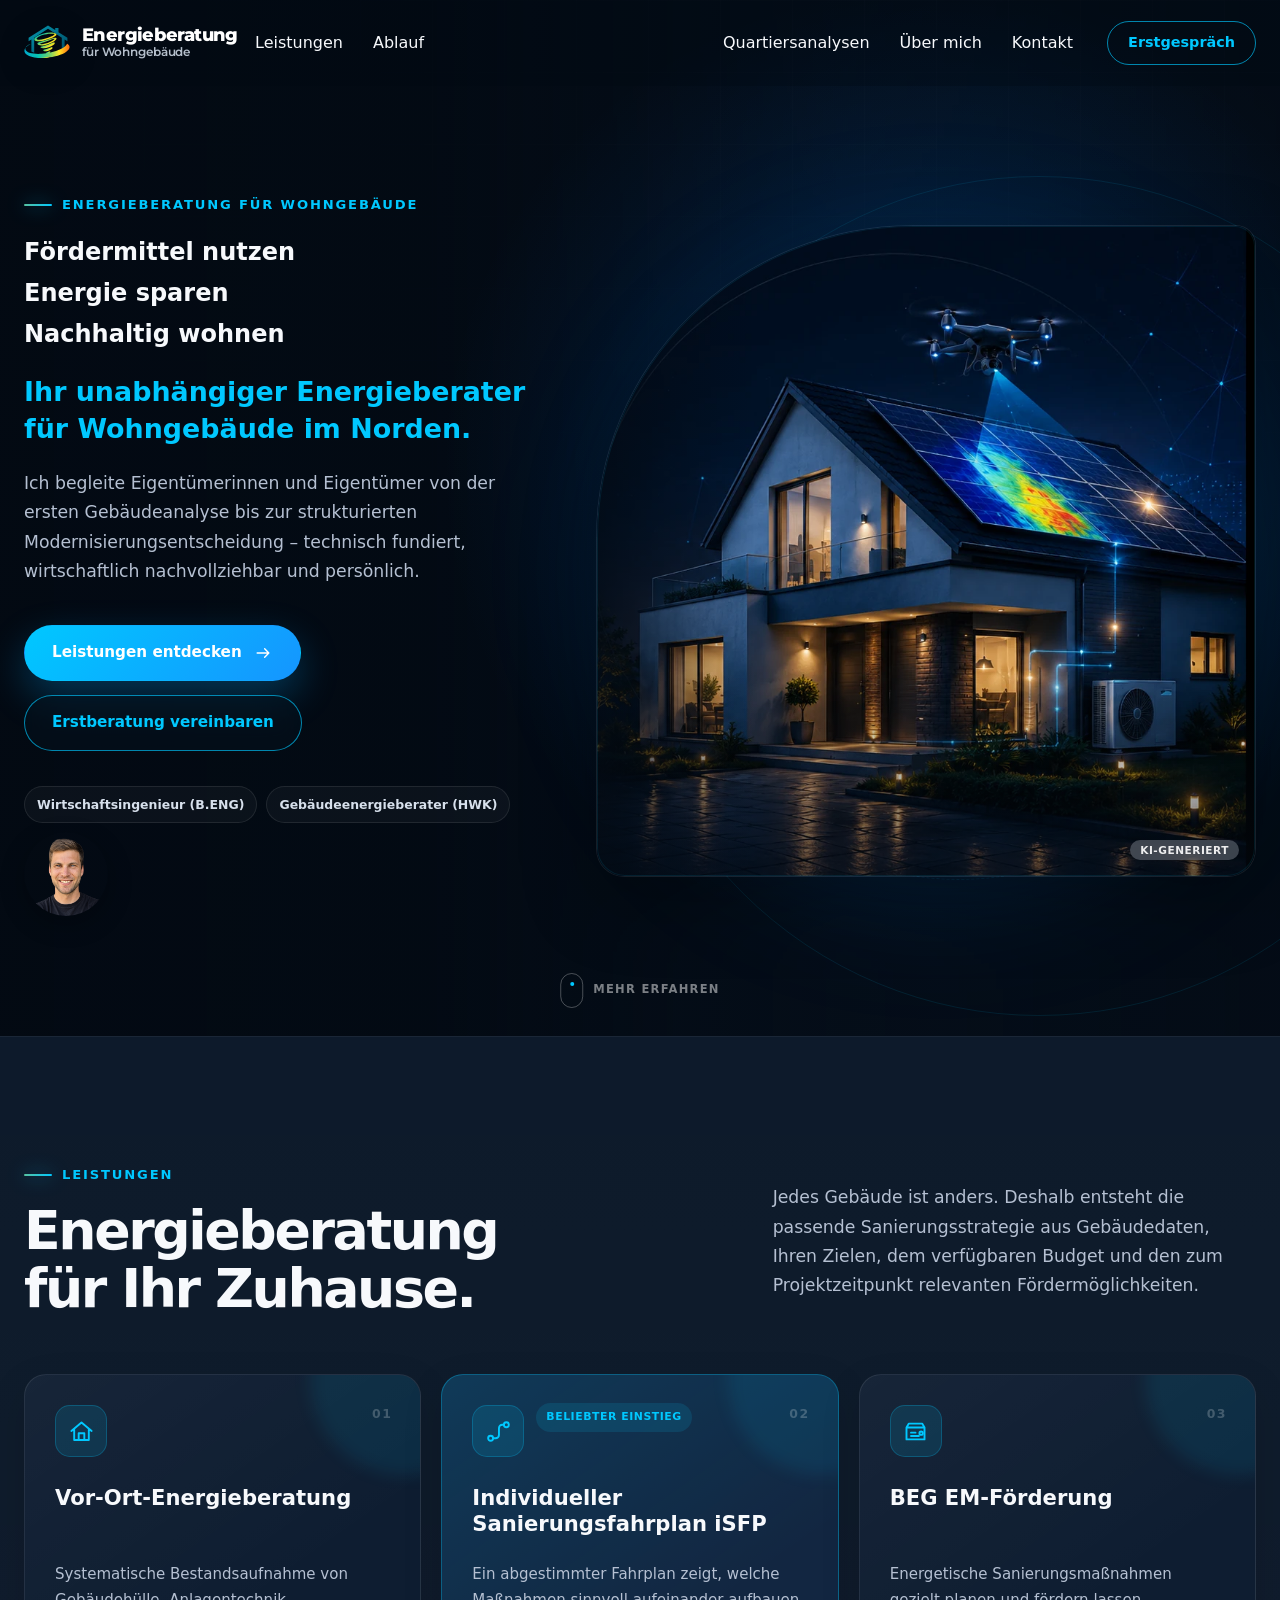
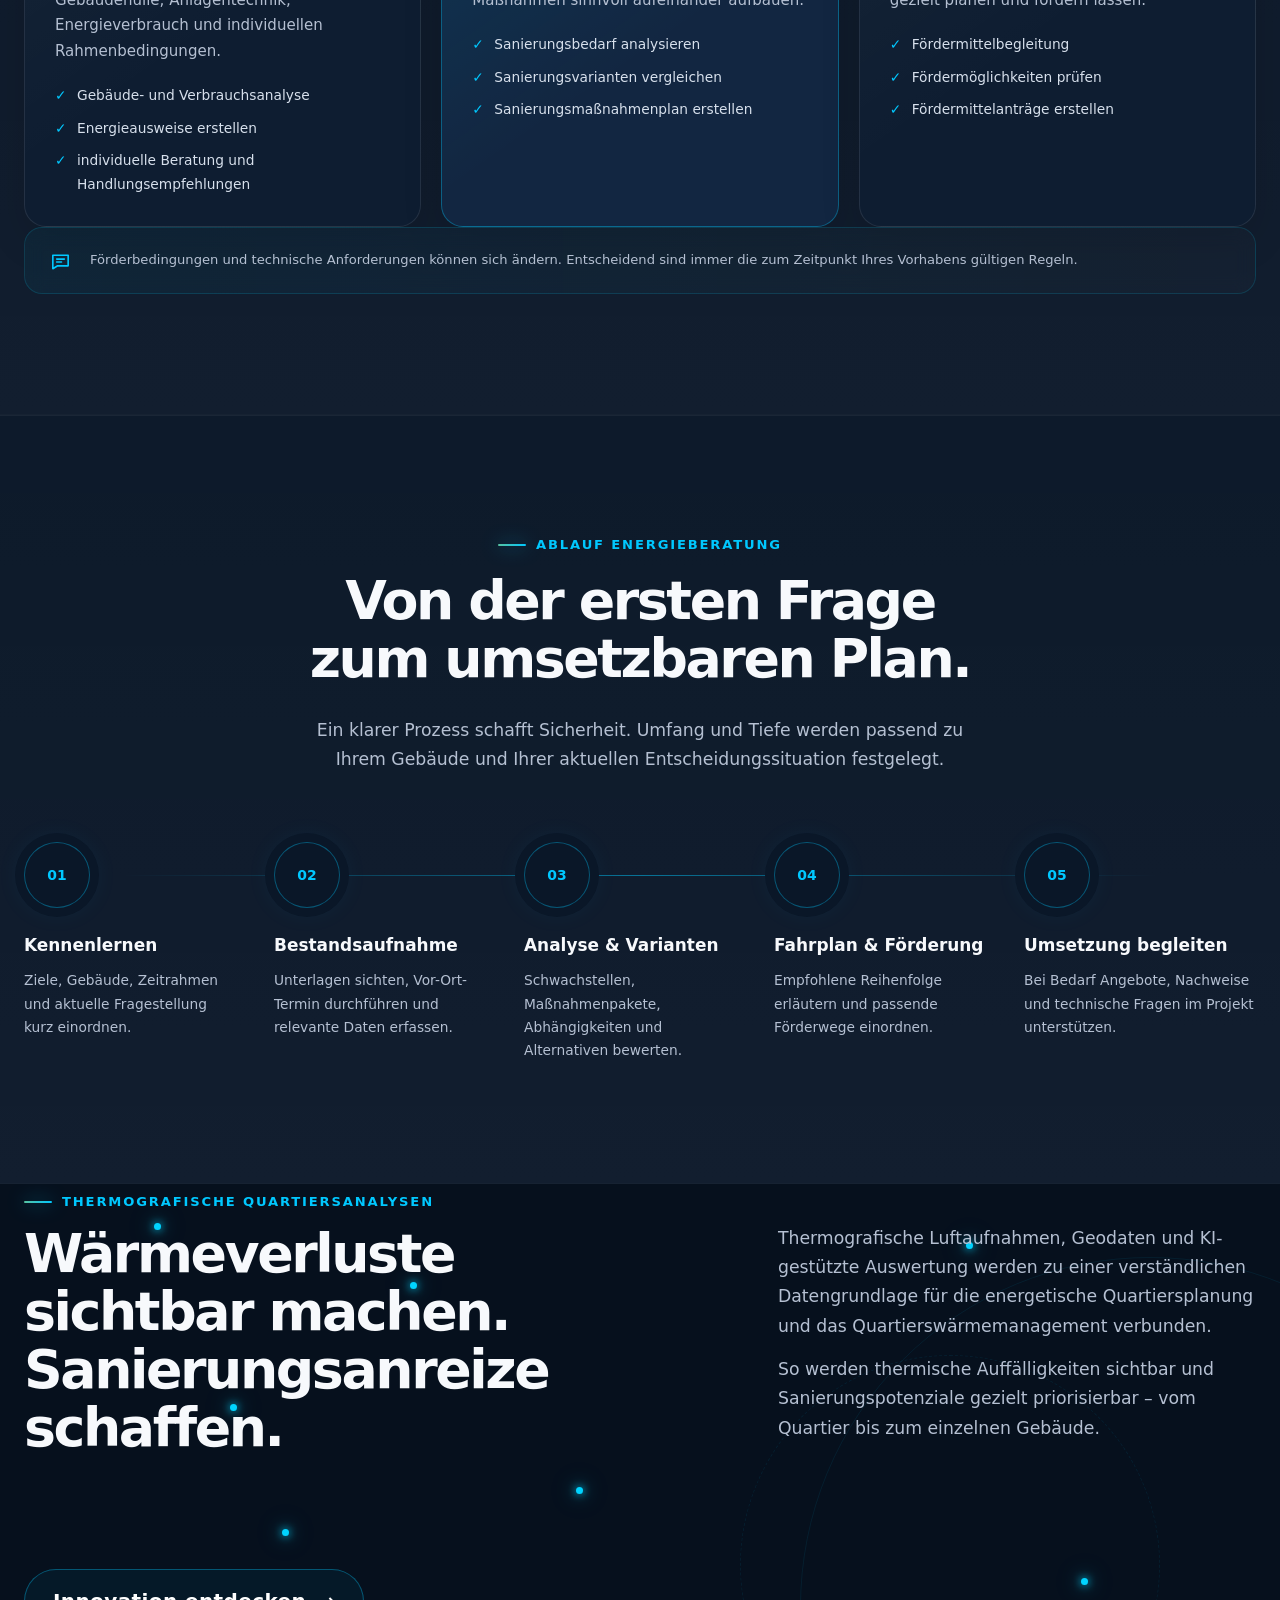
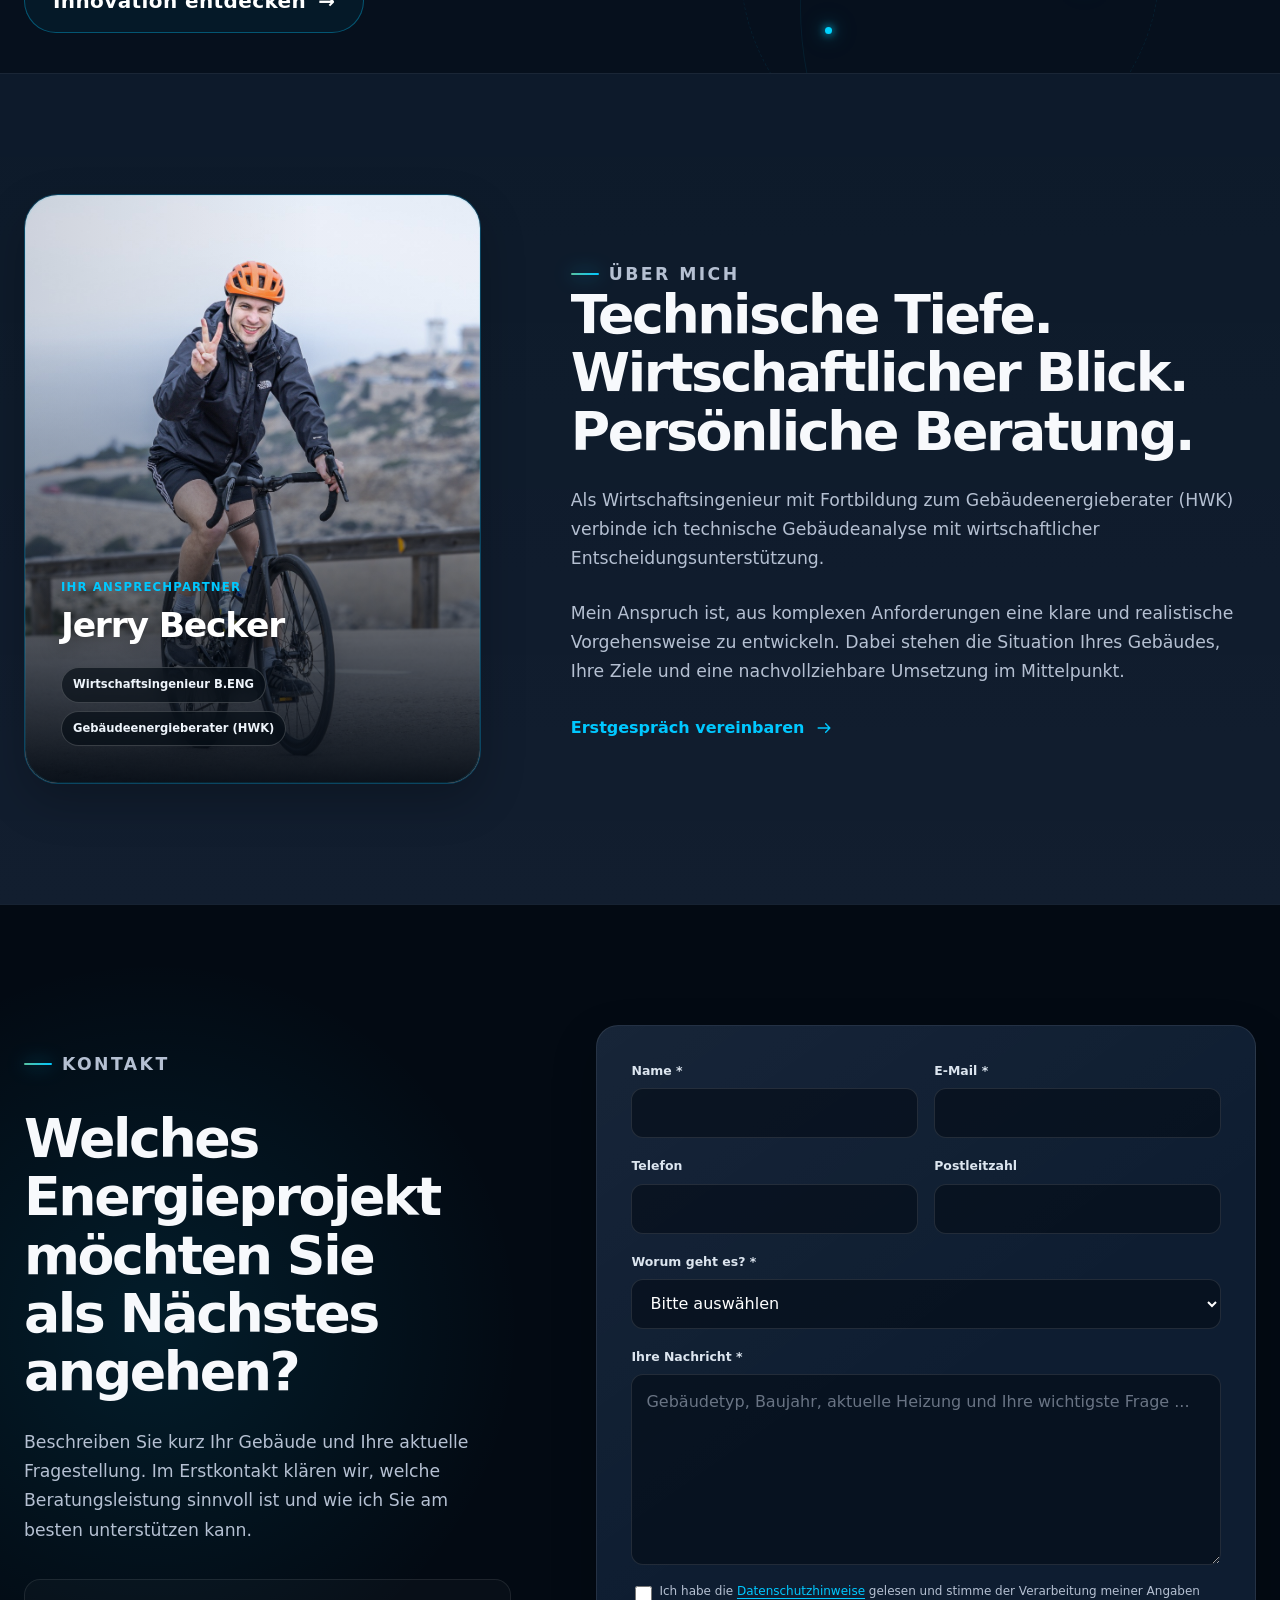
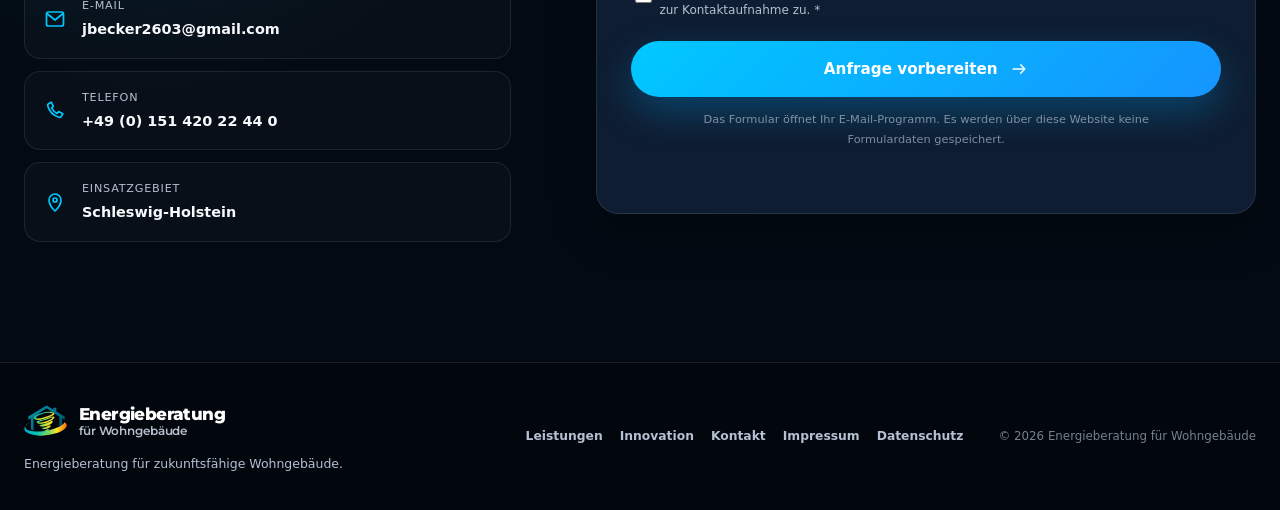
<file: index.html>
<!DOCTYPE html>
<html lang="de">
<head>
    <meta charset="UTF-8">
    <meta name="viewport" content="width=device-width, initial-scale=1.0">

    <title>Energieberatung für Wohngebäude | Persönlich und unabhängig</title>
    <meta name="description" content="Unabhängige Energieberatung für Wohngebäude: Sanierungsfahrplan, Fördermittelbegleitung, Heizungsberatung, Thermografie und innovative Gebäudedatenanalyse.">
    <meta name="theme-color" content="#07111f">
    <meta name="robots" content="index, follow">

    <meta property="og:type" content="website">
    <meta property="og:title" content="Energieberatung für Wohngebäude">
    <meta property="og:description" content="Zukunftssicher sanieren, Energie sparen und Fördermöglichkeiten strukturiert nutzen.">
    <meta property="og:image" content="images/hero-house.webp">

    <link rel="icon" type="image/svg+xml" href="images/energieberatung-label.svg">

    <script>
        document.documentElement.classList.add("js");
    </script>
    <link rel="preconnect" href="https://fonts.googleapis.com">
    <link rel="preconnect" href="https://fonts.gstatic.com" crossorigin>
    <link href="https://fonts.googleapis.com/css2?family=Montserrat:wght@600;700;800;900&display=swap" rel="stylesheet">
    <link rel="stylesheet" href="style.css">

    <style>
        /* =========================================================
           MOBILE ANPASSUNGEN
        ========================================================== */
        .mobile-funding-button {
            display: none;
        }

        .mobile-nav-links {
            display: none;
        }

        @media (max-width: 960px) {
            /* Erstgespräch nur auf Desktop anzeigen */
            .desktop-consultation-button {
                display: none !important;
            }

            /* Mobile Hero: direkte Förderung statt Erstberatung */
            .mobile-funding-button {
                display: inline-flex;
            }

            /* Abstand zwischen CTA und Hero-Bild reduzieren */
            .hero-visual {
                margin-top: 8px;
            }

            /* Mobile Navigation anzeigen */
            .mobile-nav-links {
                display: flex;
                flex-direction: column;
                width: 100%;
                list-style: none;
                margin: 0;
                padding: 0;
                gap: 0;
            }

            .mobile-nav-links li {
                margin: 0;
                padding: 0;
            }

            .mobile-nav-links a {
                display: block;
                padding: 16px 4px;
                color: inherit;
                text-decoration: none;
                font-size: 1.05rem;
                font-weight: 500;
                border-bottom: 1px solid rgba(255, 255, 255, 0.08);
            }

            /* Desktop-Navigation im Mobile-Menü ausblenden */
            .nav-links-right,
            .nav-cta {
                display: none !important;
            }

            /* Erstgespräch bleibt auf Mobile ausgeblendet */
            .desktop-consultation-button {
                display: none !important;
            }
        }
    </style>

    <script src="script.js" defer></script>

    <style>
    /* =========================================================
       MOBILE – PROFILBILD / WHATSAPP / FÖRDERUNG – FINAL
       Nur Mobile, Desktop unverändert
       ========================================================= */
    @media (max-width: 960px) {
        /* Leistungen im gesamten mobilen Header sicher entfernen */
        .site-header a[href="#leistungen"],
        header a[href="#leistungen"] {
            display: none !important;
        }

        /* Profilbild im Hero: doppelte Größe */
        .mobile-profile-image {
            flex: 0 0 128px !important;
            width: 128px !important;
            height: 128px !important;
            max-width: 128px !important;
            min-width: 128px !important;
            aspect-ratio: 1 / 1 !important;
            border-radius: 50% !important;
            object-fit: cover !important;
            object-position: center center !important;
        }

        /* Förderung schmaler + fett */
        .mobile-funding-button {
            flex: 0 0 145px !important;
            width: 145px !important;
            min-width: 145px !important;
            max-width: 145px !important;
            font-weight: 700 !important;
            white-space: nowrap !important;
        }

        /* WhatsApp zunächst unsichtbar; JS blendet ihn nach dem Hero-Profilbild ein */
        .whatsapp-float {
            opacity: 0 !important;
            visibility: hidden !important;
            pointer-events: none !important;
            transform: scale(0.82) !important;
        }

        .whatsapp-float.whatsapp-visible {
            opacity: 1 !important;
            visibility: visible !important;
            pointer-events: auto !important;
            transform: scale(1) !important;
        }

        /* Ruhigeres Grün */
        .whatsapp-float {
            background: #128C7E !important;
        }
    }

    @media (max-width: 440px) {
        .mobile-profile-image {
            flex-basis: 116px !important;
            width: 116px !important;
            height: 116px !important;
            max-width: 116px !important;
            min-width: 116px !important;
        }

        .mobile-funding-button {
            flex-basis: 135px !important;
            width: 135px !important;
            min-width: 135px !important;
            max-width: 135px !important;
        }
    }
    </style>

</head>

<body>
    <a class="skip-link" href="#main-content">Zum Inhalt springen</a>
    <div class="hero-particle-field" data-hero-particles aria-hidden="true"></div>

    <!-- SVG-Sprite: Die Symbole werden mehrfach verwendet und benötigen keine externe Bibliothek. -->
    <svg class="svg-sprite" aria-hidden="true">
        <symbol id="icon-house" viewBox="0 0 24 24">
            <path d="M3 11.5 12 4l9 7.5M5.5 10v9.5h13V10M9.5 19.5v-6h5v6"/>
        </symbol>
        <symbol id="icon-route" viewBox="0 0 24 24">
            <circle cx="5" cy="18" r="2.2"/>
            <circle cx="19" cy="6" r="2.2"/>
            <path d="M7.2 18h2.2a3 3 0 0 0 3-3v-6a3 3 0 0 1 3-3h1.4"/>
        </symbol>
        <symbol id="icon-funding" viewBox="0 0 24 24">
            <path d="M4 8.5h16M6 5h12l2 3.5v10.5H4V8.5L6 5Z"/>
            <path d="M8 13h4M8 16h7"/>
            <circle cx="17" cy="13.5" r="1.5"/>
        </symbol>
        <symbol id="icon-heatpump" viewBox="0 0 24 24">
            <rect x="3.5" y="4" width="17" height="16" rx="2"/>
            <circle cx="12" cy="12" r="4.2"/>
            <path d="M12 7.8c1.7 1.6 1.9 3 .6 4.2M16.2 12c-1.6 1.7-3 1.9-4.2.6M12 16.2c-1.7-1.6-1.9-3-.6-4.2M7.8 12c1.6-1.7 3-1.9 4.2-.6"/>
        </symbol>
        <symbol id="icon-thermal" viewBox="0 0 24 24">
            <path d="M2.5 12s3.5-5.2 9.5-5.2S21.5 12 21.5 12 18 17.2 12 17.2 2.5 12 2.5 12Z"/>
            <circle cx="12" cy="12" r="2.5"/>
            <path d="M18.5 4.5v3M20 6h-3M5.5 16.5v3M7 18H4"/>
        </symbol>
        <symbol id="icon-checklist" viewBox="0 0 24 24">
            <rect x="5" y="3.5" width="14" height="17" rx="2"/>
            <path d="m8.2 9 1.4 1.4L12 8M13.8 9h2.4m-8 5 1.4 1.4L12 13M13.8 14h2.4"/>
        </symbol>
        <symbol id="icon-compass" viewBox="0 0 24 24">
            <circle cx="12" cy="12" r="8.5"/>
            <path d="m15.7 8.3-2.1 5.3-5.3 2.1 2.1-5.3 5.3-2.1Z"/>
        </symbol>
        <symbol id="icon-chart" viewBox="0 0 24 24">
            <path d="M4 19.5h16M6.5 16v-4M11 16V8M15.5 16v-6M20 16V5"/>
        </symbol>
        <symbol id="icon-industry" viewBox="0 0 24 24">
            <path d="M3 20V9l6 3V8l6 4V7l6 4v9H3Z"/>
            <path d="M6 20v-4h3v4M11 20v-5h3v5M16 20v-3h3v3"/>
            <path d="M3 20h18"/>
        </symbol>
        <symbol id="icon-dialog" viewBox="0 0 24 24">
            <path d="M4 5.5h16v11H9l-5 3v-14Z"/>
            <path d="M8 9.5h8M8 12.5h5"/>
        </symbol>
        <symbol id="icon-shield" viewBox="0 0 24 24">
            <path d="M12 3.5 19 6v5.2c0 4.3-2.8 7.6-7 9.3-4.2-1.7-7-5-7-9.3V6l7-2.5Z"/>
            <path d="m8.5 12 2.2 2.2 4.8-5"/>
        </symbol>
        <symbol id="icon-arrow" viewBox="0 0 24 24">
            <path d="M5 12h14M14 7l5 5-5 5"/>
        </symbol>
        <symbol id="icon-mail" viewBox="0 0 24 24">
            <rect x="3.5" y="5" width="17" height="14" rx="2"/>
            <path d="m4.5 7 7.5 6 7.5-6"/>
        </symbol>
        <symbol id="icon-phone" viewBox="0 0 24 24">
            <path d="M8.2 4.2 5.5 5.8c-.8.5-.9 1.5-.7 2.3 1.5 5.4 5.7 9.6 11.1 11.1.8.2 1.8.1 2.3-.7l1.6-2.7-4.1-2.2-1.5 1.8c-2.2-1-4.6-3.4-5.6-5.6l1.8-1.5-2.2-4.1Z"/>
        </symbol>
        <symbol id="icon-pin" viewBox="0 0 24 24">
            <path d="M12 21s6-5.7 6-11a6 6 0 1 0-12 0c0 5.3 6 11 6 11Z"/>
            <circle cx="12" cy="10" r="2"/>
        </symbol>
        <!-- Kommunen: Menschen + kommunales Gebäude -->
<symbol id="icon-municipality" viewBox="0 0 24 24">
    <!-- Dach / kommunales Gebäude -->
    <path d="M3 10.5 12 5l9 5.5"/>
    <path d="M5 10.5v4.5h14v-4.5"/>
    
    <!-- drei Personen -->
    <circle cx="12" cy="13.5" r="2"/>
    <circle cx="6.5" cy="14.5" r="1.5"/>
    <circle cx="17.5" cy="14.5" r="1.5"/>
    
    <path d="M8.5 20v-2.5c0-1.7 1.5-3 3.5-3s3.5 1.3 3.5 3V20"/>
    <path d="M4.5 20v-1.5c0-1.2.9-2.2 2-2.2.8 0 1.5.4 1.9 1"/>
    <path d="M19.5 20v-1.5c0-1.2-.9-2.2-2-2.2-.8 0-1.5.4-1.9 1"/>
    
    <!-- Grundlinie -->
    <path d="M3 20h18"/>
</symbol>
    </svg>

   <header class="site-header" data-header>
    <nav class="navbar container" aria-label="Hauptnavigation">

        <!-- Linke Seite -->
        <div class="nav-left">
            <a href="#home" class="brand consultancy-brand">
                <img class="consultancy-brand-icon"
                     src="images/energieberatung-label.svg"
                     alt=""
                     width="64"
                     height="64">

                <span class="consultancy-brand-text">
                    <strong>Energieberatung</strong>
                    <span>für Wohngebäude</span>
                </span>
            </a>

            <ul class="nav-links-left">
                <li><a href="#leistungen">Leistungen</a></li>
                <li><a href="#ablauf">Ablauf</a></li>
            </ul>
        </div>

        <!-- Mobile Button -->
        <button class="nav-toggle" type="button"
                aria-expanded="false"
                aria-controls="nav-panel"
                data-nav-toggle>
            <span class="sr-only">Navigation öffnen</span>
            <span></span><span></span><span></span>
        </button>

        <!-- Rechte Seite -->
        <div class="nav-panel" id="nav-panel" data-nav-panel>

            <!-- MOBILE NAVIGATION -->
            <ul class="mobile-nav-links">
                <li><a href="#leistungen">Leistungen</a></li>
                <li><a href="#ablauf">Ablauf</a></li>
                <li><a href="#ueber-mich">Über mich</a></li>
                <li><a href="#kontakt">Kontakt</a></li>
                <li><a href="#innovation">Thermografische Quartiersanalysen</a></li>
            </ul>

            <!-- DESKTOP NAVIGATION -->
            <ul class="nav-links-right">
                <li><a href="#innovation">Quartiersanalysen</a></li>

                <li><a href="#ueber-mich">Über mich</a></li>
                <li><a href="#kontakt">Kontakt</a></li>
            </ul>

            <a href="#kontakt" class="nav-cta">Erstgespräch</a>

        </div>

    </nav>

    <div class="scroll-progress">
        <span data-scroll-progress></span>
    </div>
</header>

    <main id="main-content">
        <!-- =========================================================
             HERO
        ========================================================== -->
        <section id="home" class="hero" data-section>
            <div class="hero-orbit hero-orbit-one" aria-hidden="true"></div>
            <div class="hero-orbit hero-orbit-two" aria-hidden="true"></div>

            <div class="container hero-grid">
                <div class="hero-copy">
                    <p class="eyebrow" data-reveal>Energieberatung für Wohngebäude</p>

                    <h2 data-reveal>
                        Fördermittel nutzen<br>
                        <span>Energie sparen</span> <br>
                        Nachhaltig wohnen
                    </h2>

                    <p class="hero-lead" data-reveal>
                        Ihr unabhängiger Energieberater für Wohngebäude im Norden.
                    </p>

                    <p class="hero-text" data-reveal>
                        Ich begleite Eigentümerinnen und Eigentümer von der ersten Gebäudeanalyse
                        bis zur strukturierten Modernisierungsentscheidung – technisch fundiert,
                        wirtschaftlich nachvollziehbar und persönlich.
                    </p>                    <div class="hero-actions" data-reveal>
                        <a href="#leistungen" class="button button-primary mobile-services-button">
                            Leistungen entdecken
                            <svg aria-hidden="true"><use href="#icon-arrow"></use></svg>
                        </a>

                        <a href="#kontakt"
                           class="button button-outline desktop-consultation-button">
                            Erstberatung vereinbaren
                        </a>

                        <!-- Mobile: Förderung links, Profilbild rechts -->
                        

                        <img src="images/profile_head.png"
                             class="mobile-profile-image"
                             alt="Jerry Becker"
                             width="128"
                             height="128"
                             loading="lazy"
                             decoding="async">

                             <a href="#beg-em"
                           class="button button-primary mobile-funding-button">
                            Förderung
                        </a>
                    </div>

                    <div class="hero-credentials"
                         data-reveal
                         aria-label="Qualifikationen und Fokus">
                        <span>Wirtschaftsingenieur (B.ENG)</span>
                        <span>Gebäudeenergieberater (HWK)</span>

                        <!-- Desktop: Profilbild neben der Qualifikation -->
                        <img src="images/profile_head.png"
                             class="desktop-profile-image"
                             alt="Jerry Becker"
                             width="84"
                             height="84"
                             loading="lazy"
                             decoding="async">
                    </div>
                </div>

                <div class="hero-visual" data-reveal>
                    <div class="hero-glow" aria-hidden="true"></div>
                    <figure class="hero-image">
                        <img src="images/hero-house.webp"
                             alt="Modernes Wohnhaus mit Photovoltaik, Wärmepumpe, Drohne und thermischer Gebäudeanalyse"
                             width="911"
                             height="900"
                             fetchpriority="high"
                             decoding="async">
                        <div class="hero-image-shade" aria-hidden="true"></div>
                        <span class="ai-label">KI-generiert</span>
                    </figure>
                </div>
            </div>

            <a class="scroll-cue" href="#leistungen" aria-label="Zu den Leistungen scrollen">
                <span></span>
                Mehr erfahren
            </a>
        </section>

        <!-- =========================================================
             LEISTUNGEN
        ========================================================== -->
        <section id="leistungen" class="section section-soft" data-section>
            <div class="container">
                <header class="section-heading">
                    <div>
                        <p class="eyebrow" data-reveal>Leistungen</p>
                        <h2 data-reveal>Energieberatung für Ihr Zuhause.</h2>
                    </div>
                    
                    <p class="section-intro" data-reveal>
                        Jedes Gebäude ist anders. Deshalb entsteht die passende Sanierungsstrategie
                        aus Gebäudedaten, Ihren Zielen, dem verfügbaren Budget und den zum Projektzeitpunkt
                        relevanten Fördermöglichkeiten.
                    </p>
                </header>

                <div class="services-grid">
                    <article class="service-card" data-reveal>
                        <div class="service-icon"><svg><use href="#icon-house"></use></svg></div>
                        <span class="service-number">01</span>
                        <h3>Vor-Ort-Energieberatung</h3>
                        <p>
                            Systematische Bestandsaufnahme von Gebäudehülle, Anlagentechnik,
                            Energieverbrauch und individuellen Rahmenbedingungen.
                        </p>
                        <ul class="check-list">
                            <li>Gebäude- und Verbrauchsanalyse</li>
                            <li>Energieausweise erstellen</li>
                            <li>individuelle Beratung und Handlungsempfehlungen</li>
                        </ul>
                    </article>

                    <article class="service-card featured-card" data-reveal>
                        <div class="service-icon"><svg><use href="#icon-route"></use></svg></div>
                        <span class="service-number">02</span>
                        <span class="card-label">Beliebter Einstieg</span>
                        <h3>Individueller Sanierungsfahrplan iSFP</h3>
                        <p>
                            Ein abgestimmter Fahrplan zeigt, welche Maßnahmen sinnvoll aufeinander
                            aufbauen.
                        </p>
                        <ul class="check-list">
                            <li>Sanierungsbedarf analysieren</li>
                            <li>Sanierungsvarianten vergleichen</li>
                            <li>Sanierungsmaßnahmenplan erstellen</li>
                        </ul>
                    </article>

                    <article class="service-card" id="beg-em" data-reveal>
                        <div class="service-icon"><svg><use href="#icon-funding"></use></svg></div>
                        <span class="service-number">03</span>
                        <h3>BEG EM-Förderung</h3>
                        <p>
                            Energetische Sanierungsmaßnahmen gezielt planen und fördern lassen.
                        </p>
                        <ul class="check-list">
                            <li>Fördermittelbegleitung</li>
                            <li>Fördermöglichkeiten prüfen</li>
                            <li>Fördermittelanträge erstellen</li>
                        </ul>
                    </article>
                </div>
<!--
                    <article class="service-card" data-reveal>
                        <div class="service-icon"><svg><use href="#icon-heatpump"></use></svg></div>
                        <span class="service-number">04</span>
                        <h3>Heizung</h3>
                        <p>
                            Bewertung von Heizsystem, Wärmebedarf und Gebäudezustand als Grundlage
                            für eine belastbare Systementscheidung.
                        </p>
                        <ul class="check-list">
                            <li>Bestandsheizung analysieren</li>
                            <li>Varianten gegenüberstellen</li>
                            <li>Gebäude und Technik zusammendenken</li>
                        </ul>
                    </article>

                    <article class="service-card" data-reveal>
                        <div class="service-icon"><svg><use href="#icon-thermal"></use></svg></div>
                        <span class="service-number">05</span>
                        <h3>Thermografie</h3>
                        <p>
                            Wärmebilder ergänzen die Bestandsaufnahme und helfen, auffällige Bereiche
                            an Fassade, Dach, Fenstern und Anschlüssen einzugrenzen.
                        </p>
                        <ul class="check-list">
                            <li>Aufnahme bei geeigneter Witterung</li>
                            <li>Einordnung auffälliger Muster</li>
                            <li>Dokumentation der Beobachtungen</li>
                        </ul>
                    </article>

                    <article class="service-card" data-reveal>
                        <div class="service-icon"><svg><use href="#icon-checklist"></use></svg></div>
                        <span class="service-number">06</span>
                        <h3>Fördermittelbegleitung</h3>
                        <p>
                            Orientierung im Förderdschungel und strukturierte Begleitung der
                            technischen Unterlagen und erforderlichen Projektschritte.
                        </p>
                        <ul class="check-list">
                            <li>Prüfung passender Programme</li>
                            <li>Technische Projektunterlagen</li>
                            <li>Begleitung bis zum Nachweis</li>
                        </ul>
                    </article>
-->
                <div class="section-note" data-reveal>
                    <svg aria-hidden="true"><use href="#icon-dialog"></use></svg>
                    <p>
                        Förderbedingungen und technische Anforderungen können sich ändern.
                        Entscheidend sind immer die zum Zeitpunkt Ihres Vorhabens gültigen Regeln.
                    </p>
                </div>
            </div>
        </section>

        <!-- =========================================================
             VORTEILE (wurde ausgeblendet)
        ========================================================== -->
        <section id="vorteile" style="display: none;" class="section benefits" data-section>
            <div class="container benefits-grid">
                <div class="benefits-copy">
                    <p class="eyebrow" data-reveal>Ihre Vorteile</p>
                    <h2 data-reveal>Entscheidungen, die technisch und wirtschaftlich tragen.</h2>
                    <p data-reveal>
                        Gute Energieberatung liefert nicht nur Kennwerte. Sie übersetzt komplexe
                        Zusammenhänge in eine klare Reihenfolge, damit Sie Investitionen sicherer
                        planen und Angebote besser bewerten können.
                    </p>

                    <div class="benefit-highlight" data-reveal>
                        <span class="highlight-value">1</span>
                        <div>
                            <strong>persönlicher Ansprechpartner</strong>
                            <p>Von der Analyse bis zur nächsten konkreten Entscheidung.</p>
                        </div>
                    </div>
                </div>

                <div class="benefit-list">
                    <article class="benefit-item" data-reveal>
                        <div class="benefit-icon"><svg><use href="#icon-compass"></use></svg></div>
                        <div>
                            <h3>Unabhängiger Blick</h3>
                            <p>Die Empfehlung orientiert sich an Gebäude, Ziel und Budget – nicht an einem einzelnen Produkt.</p>
                        </div>
                    </article>

                    <article class="benefit-item" data-reveal>
                        <div class="benefit-icon"><svg><use href="#icon-chart"></use></svg></div>
                        <div>
                            <h3>Wirtschaftlich eingeordnet</h3>
                            <p>Investition, Einsparpotenzial, Abhängigkeiten und sinnvolle Reihenfolge werden gemeinsam betrachtet.</p>
                        </div>
                    </article>

                    <article class="benefit-item" data-reveal>
                        <div class="benefit-icon"><svg><use href="#icon-dialog"></use></svg></div>
                        <div>
                            <h3>Verständlich erklärt</h3>
                            <p>Sie erhalten keine reine Fachsprache, sondern nachvollziehbare Optionen und konkrete nächste Schritte.</p>
                        </div>
                    </article>

                    <article class="benefit-item" data-reveal>
                        <div class="benefit-icon"><svg><use href="#icon-shield"></use></svg></div>
                        <div>
                            <h3>Strukturiert begleitet</h3>
                            <p>Unterlagen, Entscheidungen und Projektstände bleiben transparent und übersichtlich dokumentiert.</p>
                        </div>
                    </article>
                </div>
            </div>
        </section>

        <!-- =========================================================
             ABLAUF
        ========================================================== -->
        <section id="ablauf" class="section section-soft process" data-section>
            <div class="container">
                <header class="section-heading centered">
                    <p class="eyebrow" data-reveal>Ablauf Energieberatung</p>
                    <h2 data-reveal>Von der ersten Frage zum umsetzbaren Plan.</h2>
                    <br>
                    <p class="section-intro" data-reveal>
                        Ein klarer Prozess schafft Sicherheit. Umfang und Tiefe werden passend zu
                        Ihrem Gebäude und Ihrer aktuellen Entscheidungssituation festgelegt.
                    </p>
                </header>

                <ol class="process-list">
                    <li class="process-step" data-reveal>
                        <span class="process-number">01</span>
                        <div>
                            <h3>Kennenlernen</h3>
                            <p>Ziele, Gebäude, Zeitrahmen und aktuelle Fragestellung kurz einordnen.</p>
                        </div>
                    </li>
                    <li class="process-step" data-reveal>
                        <span class="process-number">02</span>
                        <div>
                            <h3>Bestandsaufnahme</h3>
                            <p>Unterlagen sichten, Vor-Ort-Termin durchführen und relevante Daten erfassen.</p>
                        </div>
                    </li>
                    <li class="process-step" data-reveal>
                        <span class="process-number">03</span>
                        <div>
                            <h3>Analyse & Varianten</h3>
                            <p>Schwachstellen, Maßnahmenpakete, Abhängigkeiten und Alternativen bewerten.</p>
                        </div>
                    </li>
                    <li class="process-step" data-reveal>
                        <span class="process-number">04</span>
                        <div>
                            <h3>Fahrplan & Förderung</h3>
                            <p>Empfohlene Reihenfolge erläutern und passende Förderwege einordnen.</p>
                        </div>
                    </li>
                    <li class="process-step" data-reveal>
                        <span class="process-number">05</span>
                        <div>
                            <h3>Umsetzung begleiten</h3>
                            <p>Bei Bedarf Angebote, Nachweise und technische Fragen im Projekt unterstützen.</p>
                        </div>
                    </li>
                </ol>
            </div>
        </section>

        <!-- =========================================================
             INNOVATION
        ========================================================== -->
        <section id="innovation" class="innovation-section" data-section>
            <div class="innovation-bg" aria-hidden="true">
               <div class="innovation-orbit innovation-orbit-one"></div>
        <div class="innovation-orbit innovation-orbit-two"></div>
        <span class="innovation-dot dot-1"></span>
        <span class="innovation-dot dot-2"></span>
        <span class="innovation-dot dot-3"></span>
        <span class="innovation-dot dot-4"></span>
        <span class="innovation-dot dot-5"></span>
        <span class="innovation-dot dot-6"></span>
        <span class="innovation-dot dot-7"></span>
        <span class="innovation-dot dot-8"></span>
</div>
            <div class="container">
                <div class="innovation-intro">
                    <div>
                        <p class="eyebrow" data-reveal>Thermografische Quartiersanalysen</p>
                        <h2 data-reveal>Wärmeverluste sichtbar machen.<br>Sanierungsanreize schaffen.</h2>
                    </div>
                    <div data-reveal>
                        <p>
                            Thermografische Luftaufnahmen, Geodaten und KI-gestützte Auswertung
                            werden zu einer verständlichen Datengrundlage für die energetische
                            Quartiersplanung und das Quartierswärmemanagement verbunden.
                        </p>
                        <p>
                            So werden thermische Auffälligkeiten sichtbar und
                            Sanierungspotenziale gezielt priorisierbar – vom Quartier bis zum einzelnen Gebäude.
                        </p>
                    </div>
                </div>
                <button class="innovation-toggle" id="innovation-toggle">
                Innovation entdecken
                 <span class="innovation-arrow">→</span>
                </button>
                <div id="innovation-details" class="innovation-details">

                <div class="innovation-layout innovation-results-layout">
                    <!-- PITCHDECK -->
                    <article class="innovation-document-card" data-reveal>
                        <div class="innovation-document-heading">
                            <div>
                                <span class="innovation-document-kicker">01 · Konzept</span>
                                <h3>Pitchdeck · Reduce Heat Demand</h3>
                                <p>Das Konzept hinter der Technologie und der Entwicklung der thermografischen Quartiersanalyse.</p>
                            </div>
                        </div>
                    <div class="pitchdeck pitchdeck-carousel" data-pdf-deck data-reveal tabindex="0" aria-label="Pitchdeck Reduce Heat Demand, 12 Seiten">
                        <div class="deck-topbar">
                            <div>
                                <span class="deck-kicker">Skywalker Energie</span>
                                <strong>Pitchdeck · Reduce Heat Demand</strong>
                            </div>
                            <div class="deck-topbar-actions">
                                <span class="deck-counter" data-pdf-counter>01 / 12</span>
                            </div>
                        </div>

                        <div class="pitchdeck-viewport">
                            <div class="pitchdeck-track" data-pdf-track>
                                <figure class="pitchdeck-page is-current" data-pdf-page aria-label="Seite 1 von 12">
                                    <img src="images/pitchdeck/page-01.webp"
                                         alt="Titelfolie: Reduce Heat Demand – AI-assisted thermal imaging"
                                         width="1920"
                                         height="1080"
                                         loading="eager" fetchpriority="low"
                                         decoding="async">
                                </figure>
                                <figure class="pitchdeck-page" data-pdf-page aria-label="Seite 2 von 12">
                                    <img src="images/pitchdeck/page-02.webp"
                                         alt="Problem: Die Datenerhebung für die Wärmeplanung ist zeitaufwendig"
                                         width="1920"
                                         height="1080"
                                         loading="lazy"
                                         decoding="async">
                                </figure>
                                <figure class="pitchdeck-page" data-pdf-page aria-label="Seite 3 von 12">
                                    <img src="images/pitchdeck/page-03.webp"
                                         alt="Lösung: Thermografische Aufnahmen mit einer Drohne"
                                         width="1920"
                                         height="1080"
                                         loading="lazy"
                                         decoding="async">
                                </figure>
                                <figure class="pitchdeck-page" data-pdf-page aria-label="Seite 4 von 12">
                                    <img src="images/pitchdeck/page-04.webp"
                                         alt="Lösung: Wärmebilder werden mit offenen GIS-Daten kombiniert"
                                         width="1920"
                                         height="1080"
                                         loading="lazy"
                                         decoding="async">
                                </figure>
                                <figure class="pitchdeck-page" data-pdf-page aria-label="Seite 5 von 12">
                                    <img src="images/pitchdeck/page-05.webp"
                                         alt="MVP: Wärmekataster zur Planung des zukünftigen Wärmebedarfs"
                                         width="1920"
                                         height="1080"
                                         loading="lazy"
                                         decoding="async">
                                </figure>
                                <figure class="pitchdeck-page" data-pdf-page aria-label="Seite 6 von 12">
                                    <img src="images/pitchdeck/page-06.webp"
                                         alt="MVP: Ausgewertetes Wärmebild mit markierter thermischer Schwachstelle"
                                         width="1920"
                                         height="1080"
                                         loading="lazy"
                                         decoding="async">
                                </figure>
                                <figure class="pitchdeck-page" data-pdf-page aria-label="Seite 7 von 12">
                                    <img src="images/pitchdeck/page-07.webp"
                                         alt="MVP: Ausgewertetes Wärmebild mit markierter Schwachstelle und Messwerten"
                                         width="1920"
                                         height="1080"
                                         loading="lazy"
                                         decoding="async">
                                </figure>
                                <figure class="pitchdeck-page" data-pdf-page aria-label="Seite 8 von 12">
                                    <img src="images/pitchdeck/page-08.webp"
                                         alt="Geschäftspotenzial: Weltweite Klimazonen und Einsatzgebiete"
                                         width="1920"
                                         height="1080"
                                         loading="lazy"
                                         decoding="async">
                                </figure>
                                <figure class="pitchdeck-page" data-pdf-page aria-label="Seite 9 von 12">
                                    <img src="images/pitchdeck/page-09.webp"
                                         alt="Pilotprojekte: drei Wärmekarten, 345 Gebäude und 1.750 Wärmebilder"
                                         width="1920"
                                         height="1080"
                                         loading="lazy"
                                         decoding="async">
                                </figure>
                               
                            </div>
                        </div>

                        <div class="deck-controls">
                            <button type="button" class="deck-arrow" data-pdf-prev aria-label="Vorherige Pitchdeck-Seite">←</button>
                            <div class="deck-dots" data-pdf-dots aria-label="Pitchdeck-Seitenauswahl"></div>
                            <button type="button" class="deck-arrow" data-pdf-next aria-label="Nächste Pitchdeck-Seite">→</button>
                        </div>

                        <div class="pitchdeck-caption">
                            <p>
                                Mit Mausrad, Pfeiltasten oder Wischen wechseln Sie seitenweise.
                            </p>
                        </div>
                    </div>
                    </article>

                    <!-- GEBÄUDEAUSWERTUNG -->
                    <article class="innovation-document-card" data-reveal>
                        <div class="innovation-document-heading">
                            <div>
                                <span class="innovation-document-kicker">02 · Ergebnis</span>
                                <h3>Gebäudeauswertung</h3>
                                <p>Ein Beispiel dafür, wie aus thermografischen Aufnahmen eine verständliche Gebäudeanalyse entsteht.</p>
                            </div>
                            <a class="innovation-document-link"
                               href="gebaeudeauswertung-demo.pdf"
                               target="_blank"
                               rel="noopener noreferrer">
                                PDF öffnen <span aria-hidden="true">↗</span>
                            </a>
                        </div>

                        <div class="building-analysis-preview">
                            <img
                                src="energieauswertung_preview.png"
                                alt="Vorschau einer Gebäudeauswertung"
                                loading="lazy"
                                decoding="async">
                        </div>

                        <div class="innovation-document-caption">
                            <div>
                                <strong>Vom Wärmebild zur Handlungsempfehlung.</strong>
                                <span>Sanierungspotenziale auf einen Blick.</span>
                            </div>
                            <a href="gebaeudeauswertung-demo.pdf"
                               target="_blank"
                               rel="noopener noreferrer">
                                Auswertung ansehen ↗
                            </a>
                        </div>
                    </article>
                </div>

                <!-- POTENZIELLE KUNDEN -->
                <section class="innovation-customer-section" aria-labelledby="innovation-customers-title">
                    <header class="innovation-customer-heading" data-reveal>
                        <div>
                            <p class="eyebrow">Potenzielle Kunden</p>
                            <h3 id="innovation-customers-title">Wer profitiert von der Lösung?</h3>
                        </div>
                      
                    </header>

                    <div class="innovation-customer-grid">
                        <article class="innovation-customer-card" data-reveal>
                            <div class="innovation-customer-icon">
                                <svg aria-hidden="true">
                                    <use href="#icon-municipality"></use>
                                </svg>
                            </div>
                            <span class="innovation-customer-number">01</span>
                            <h4>Kommunen (förderfähig)</h4>
                            <p>Quartiere verstehen und energetischen Handlungsbedarf priorisieren. Förderfähig in Schleswig-Holstein über das Quartierswärmemanagement der IB SH.</p>
                            <ul>
                                <li>Gezielte Ausweisung von Sanierungsgebieten</li>
                                <li>Sanierungsanreize schaffen</li>
                                <li>Datenbeschaffung, Monitoring und Evaluierung</li>
                            </ul>
                        </article>

                        <article class="innovation-customer-card" data-reveal>
                            <div class="innovation-customer-icon">
                                <svg aria-hidden="true"><use href="#icon-house"></use></svg>
                            </div>
                            <span class="innovation-customer-number">02</span>
                            <h4>Wohnungswirtschaft</h4>
                            <p>Gebäudebestände datenbasiert bewerten und Investitionen priorisieren.</p>
                            <ul>
                                <li>Sanierungsbedarf erkennen</li>
                                <li>Investitionen priorisieren</li>
                                <li>Bestandsentwicklung strategisch planen</li>
                            </ul>
                        </article>

                        <article class="innovation-customer-card" data-reveal>
                            <div class="innovation-customer-icon">
                                <svg aria-hidden="true"><use href="#icon-industry"></use></svg>
                            </div>
                            <span class="innovation-customer-number">03</span>
                            <h4>Energieversorger</h4>
                            <p>Thermische Auffälligkeiten sichtbar machen und Eigentümer sensibilisieren.</p>
                            <ul>
                                <li>Kundenbindung</li>
                                <li>Effektive Kommunikation</li>
                                <li>Energiebewusstsein stärken</li>
                            </ul>
                        </article> 
                    </div>
                </section>

                <div class="innovation-status" data-reveal>
                    <span class="status-dot"></span>
                    <p>
                        <strong>Projektbezogene Umsetzung:</strong>
                        Umfang und Terminierung richten sich nach Quartier, Genehmigungslage,
                        Witterung, Datenschutz und verfügbarer Datengrundlage.
                    </p>
                </div>

                <section class="district-analysis-process" aria-labelledby="quartiersablauf-title">
                    <header class="district-process-heading" data-reveal>
                        <div>
                            <p class="eyebrow">Ablauf der Quartiersanalyse</p>
                            <h3 id="quartiersablauf-title">Von der Flugfreigabe bis zur verständlichen Datenübergabe.</h3>
                        </div>
                        <p>
                            Die thermografische Quartiersanalyse wird transparent vorbereitet,
                            unter passenden Rahmenbedingungen durchgeführt und gemeinsam ausgewertet.
                        </p>
                    </header>

                    <ol class="district-process-list">
                        <li class="district-process-step" data-reveal>
                            <span class="district-step-number">01</span>
                            <h4>Genehmigung & Flugfreigabe</h4>
                            <p>Fluggebiet prüfen und erforderliche Genehmigungen beziehungsweise Abstimmungen mit der zuständigen Luftfahrtbehörde vorbereiten.</p>
                        </li>
                        <li class="district-process-step" data-reveal>
                            <span class="district-step-number">02</span>
                            <h4>Befliegungszeitraum festlegen</h4>
                            <p>Geeignete Witterung, Temperaturdifferenz und Uhrzeit abstimmen und den Einsatz verbindlich terminieren.</p>
                        </li>
                        <li class="district-process-step" data-reveal>
                            <span class="district-step-number">03</span>
                            <h4>Bürgerinnen und Bürger informieren</h4>
                            <p>Anwohner frühzeitig über Zweck, Zeitraum, Datenschutz und Ansprechpartner der Befliegung informieren.</p>
                        </li>
                        <li class="district-process-step" data-reveal>
                            <span class="district-step-number">04</span>
                            <h4>Quartier befliegen</h4>
                            <p>Thermische Aufnahmen nach dem abgestimmten Flugplan strukturiert und nachvollziehbar erfassen.</p>
                        </li>
                        <li class="district-process-step" data-reveal>
                            <span class="district-step-number">05</span>
                            <h4>Daten übergeben & erläutern</h4>
                            <p>Aufbereitete Wärmebilder und Quartiersauswertung übergeben, Ergebnisse gemeinsam einordnen und nächste Schritte erläutern.</p>
                        </li>
                    </ol>
                    
                </section>

                <div class="supporters" data-reveal>
                    <div class="supporters-heading">
                        <p class="eyebrow">Förderung & Ökosystem</p>
                        <h3>Unterstützt und begleitet durch</h3>
                    </div>

                    <div class="supporter-grid">
                        <a class="supporter-card"
                           href="https://www.groundbreakers.io/"
                           target="_blank"
                           rel="noopener noreferrer"
                           aria-label="Groundbreakers Website öffnen">
                            <small>Accelerator & Netzwerk</small>
                            <span class="supporter-logo-wrap">
                                <img class="supporter-logo supporter-logo-groundbreakers"
                                     src="images/logo_groundbreakers.webp"
                                     alt="Groundbreakers"
                                     width="999"
                                     height="348">
                            </span>
                        </a>

                        <a class="supporter-card"
                           href="https://gruendungsstipendium-sh.de/"
                           target="_blank"
                           rel="noopener noreferrer"
                           aria-label="Gründungsstipendium Schleswig-Holstein Website öffnen">
                            <small>Gefördert durch</small>
                            <span class="supporter-logo-wrap">
                                <img class="supporter-logo supporter-logo-gssh"
                                     src="images/logo_gs_sh.svg"
                                     alt="Gründungsstipendium Schleswig-Holstein"
                                     width="425"
                                     height="117">
                            </span>
                        </a>

                        <a class="supporter-card"
                           href="https://www.plugandplaytechcenter.com/innovation-services/startups/accelerator-programs"
                           target="_blank"
                           rel="noopener noreferrer"
                           aria-label="Plug and Play Accelerator Programs öffnen">
                            <small>Innovation Ecosystem</small>
                            <span class="supporter-logo-wrap">
                                <img class="supporter-logo supporter-logo-pnp"
                                     src="images/logo_plug-and-play.png"
                                     alt="Plug and Play"
                                     width="2048"
                                     height="580">
                            </span>
                        </a>
                        <br>
                    </div>

                </div>
            </div>
            </div>
        </section>

        <!-- =========================================================
             ÜBER MICH
        ========================================================== -->
        <section id="ueber-mich" class="section section-soft about" data-section>
            <div class="container about-grid">
                <div class="profile-panel" data-reveal>
                    <img class="profile-photo"
                         src="images/profil.jpg"
                         alt="Der Energieberater auf dem Fahrrad"
                         width="2048"
                         height="1365"
                         decoding="async">
                    <div class="profile-photo-shade" aria-hidden="true"></div>
                    <div class="profile-content">
                        <p>Ihr Ansprechpartner</p>
                        <h3>Jerry Becker</h3>
                        <ul>
                            <li>Wirtschaftsingenieur B.ENG</li>
                            <li>Gebäudeenergieberater (HWK)</li>
                        </ul>
                    </div>
                </div>

                <div class="about-copy">
                    <p class="eyebrow" data-reveal>Über mich</p>
                
                    <h2 data-reveal>Technische Tiefe. Wirtschaftlicher Blick. Persönliche Beratung.</h2>
                    <p data-reveal>
                        Als Wirtschaftsingenieur mit Fortbildung zum Gebäudeenergieberater (HWK)
                        verbinde ich technische Gebäudeanalyse mit wirtschaftlicher
                        Entscheidungsunterstützung.
                    </p>
                    <p data-reveal>
                        Mein Anspruch ist, aus komplexen Anforderungen eine klare und realistische
                        Vorgehensweise zu entwickeln. Dabei stehen die Situation Ihres Gebäudes,
                        Ihre Ziele und eine nachvollziehbare Umsetzung im Mittelpunkt.
                    </p>
<!--
                    <blockquote data-reveal>
                        „Eine gute Sanierungsentscheidung beginnt nicht mit einem Produkt,
                        sondern mit einem belastbaren Verständnis des Gebäudes.“
                    </blockquote>
-->
                    <br>
                    <a href="#kontakt" class="text-link" data-reveal>
                        Erstgespräch vereinbaren
                        <svg aria-hidden="true"><use href="#icon-arrow"></use></svg>
                    </a>
                </div>
            </div>
        </section>

        <!-- =========================================================
             KONTAKT
        ========================================================== -->
        <section id="kontakt" class="section contact" data-section>
            <div class="container contact-grid">
                <div class="contact-copy">
                    <p class="eyebrow" data-reveal>Kontakt</p>
                    <h2 data-reveal>Welches Energieprojekt möchten Sie als Nächstes angehen?</h2>
                    <p data-reveal>
                        Beschreiben Sie kurz Ihr Gebäude und Ihre aktuelle Fragestellung.
                        Im Erstkontakt klären wir, welche Beratungsleistung sinnvoll ist und wie ich Sie am besten unterstützen kann.
                    </p>

                    <!-- TODO: Kontaktangaben vor Veröffentlichung ersetzen. -->
                    <div class="contact-details" data-reveal>
                        <a href="mailto:jbecker2603@gmail.com">
                            <svg aria-hidden="true"><use href="#icon-mail"></use></svg>
                            <span>
                                <small>E-Mail</small>
                                <strong>jbecker2603@gmail.com</strong>
                            </span>
                        </a>
                        <a href="tel:+49 15142022440">
                            <svg aria-hidden="true"><use href="#icon-phone"></use></svg>
                            <span>
                                <small>Telefon</small>
                                <strong>+49 (0) 151 420 22 44 0</strong>
                            </span>
                        </a>
                        <div>
                            <svg aria-hidden="true"><use href="#icon-pin"></use></svg>
                            <span>
                                <small>Einsatzgebiet</small>
                                <strong>Schleswig-Holstein</strong>
                            </span>
                        </div>
                    </div>
                </div>

                <!--
                    Dieses statische Formular öffnet das lokale E-Mail-Programm.
                    Für echten Versand ohne E-Mail-Programm ist ein Formular-Backend erforderlich.
                    TODO: data-recipient anpassen.
                -->
                <form class="contact-form"
                      data-contact-form
                      data-recipient="kontakt@skywalker-energie.de"
                      data-reveal>
                    <div class="form-row">
                        <label>
                            <span>Name *</span>
                            <input type="text" name="name" autocomplete="name" required>
                        </label>
                        <label>
                            <span>E-Mail *</span>
                            <input type="email" name="email" autocomplete="email" required>
                        </label>
                    </div>

                    <div class="form-row">
                        <label>
                            <span>Telefon</span>
                            <input type="tel" name="phone" autocomplete="tel">
                        </label>
                        <label>
                            <span>Postleitzahl</span>
                            <input type="text" name="postalCode" inputmode="numeric" autocomplete="postal-code">
                        </label>
                    </div>

                    <label>
                        <span>Worum geht es? *</span>
                        <select name="service" required>
                            <option value="">Bitte auswählen</option>
                            <option>Allgemeine Energieberatung</option>
                            <option>Individueller Sanierungsfahrplan (iSFP)</option>
                            <option>Energieausweis</option>
                            <option>BEG EM-Förderung</option>
                            <option>Fördermittelbegleitung</option>
                            <option>Quartiersanalysen</option>
                            <option>Sonstiges</option>
                        </select>
                    </label>

                    <label>
                        <span>Ihre Nachricht *</span>
                        <textarea name="message" rows="6" required
                                  placeholder="Gebäudetyp, Baujahr, aktuelle Heizung und Ihre wichtigste Frage ..."></textarea>
                    </label>

                    <label class="privacy-check">
                        <input type="checkbox" name="privacy" required>
                        <span>
                            Ich habe die <a href="datenschutz.html">Datenschutzhinweise</a> gelesen
                            und stimme der Verarbeitung meiner Angaben zur Kontaktaufnahme zu. *
                        </span>
                    </label>

                    <button type="submit" class="button button-primary form-submit">
                        Anfrage vorbereiten
                        <svg aria-hidden="true"><use href="#icon-arrow"></use></svg>
                    </button>

                    <p class="form-hint">
                        Das Formular öffnet Ihr E-Mail-Programm. Es werden über diese Website
                        keine Formulardaten gespeichert.
                    </p>
                    <p class="form-status" data-form-status aria-live="polite"></p>
                </form>
            </div>
        </section>
    </main>

    <footer class="site-footer">
        <div class="container footer-grid">
            <div>
                <a href="#home" class="brand consultancy-brand footer-brand" aria-label="Energieberatung für Wohngebäude – nach oben">
                    <img class="consultancy-brand-icon"
                         src="images/energieberatung-label.svg"
                         alt=""
                         width="64"
                         height="64"
                         loading="lazy"
                         decoding="async">
                    <span class="consultancy-brand-text">
                        <strong>Energieberatung</strong>
                        <span>für Wohngebäude</span>
                    </span>
                </a>
                <p>Energieberatung für zukunftsfähige Wohngebäude.</p>
            </div>

            <div class="footer-links">
                <a href="#leistungen">Leistungen</a>
                <a href="#innovation">Innovation</a>
                <a href="#kontakt">Kontakt</a>
                <a href="impressum.html">Impressum</a>
                <a href="datenschutz.html">Datenschutz</a>
            </div>

            <p class="copyright">© <span data-current-year></span> Energieberatung für Wohngebäude</p>
        </div>
    </footer>

    <a class="back-to-top" href="#home" aria-label="Nach oben" data-back-to-top>↑</a>

<!-- WhatsApp – nur auf Mobilgeräten -->
<a
    class="whatsapp-float"
    href="https://wa.me/4915142022440"
    target="_blank"
    rel="noopener noreferrer"
    aria-label="Kontakt über WhatsApp"
>
    <svg viewBox="0 0 24 24" aria-hidden="true">
        <path d="M12.04 2.2a9.76 9.76 0 0 0-8.45 14.65L2.2 21.8l5.1-1.34a9.76 9.76 0 1 0 4.74-18.26Zm0 17.8a8 8 0 0 1-4.08-1.12l-.29-.17-3.02.79.81-2.94-.19-.3a8 8 0 1 1 6.77 3.74Zm4.39-5.99c-.24-.12-1.42-.7-1.64-.78-.22-.08-.38-.12-.54.12-.16.24-.62.78-.76.94-.14.16-.28.18-.52.06-.24-.12-1.01-.37-1.93-1.18-.71-.63-1.19-1.41-1.33-1.65-.14-.24-.01-.37.1-.49.1-.1.24-.28.36-.42.12-.14.16-.24.24-.4.08-.16.04-.3-.02-.42-.06-.12-.54-1.3-.74-1.78-.19-.46-.39-.4-.54-.41h-.46c-.16 0-.42.06-.64.3-.22.24-.84.82-.84 2s.86 2.32.98 2.48c.12.16 1.69 2.58 4.1 3.62.57.25 1.01.4 1.36.51.57.18 1.09.16 1.5.1.46-.07 1.42-.58 1.62-1.14.2-.56.2-1.04.14-1.14-.06-.1-.22-.16-.46-.28Z"/>
    </svg>
</a>

<script>
(function () {
    function initMobileWhatsApp() {
        const profileImage = document.querySelector('.mobile-profile-image');
        const whatsapp = document.querySelector('.whatsapp-float');
        if (!profileImage || !whatsapp) return;

        const mobileQuery = window.matchMedia('(max-width: 768px)');

        function updateInitialState() {
            if (!mobileQuery.matches) {
                whatsapp.classList.remove('whatsapp-visible');
                return;
            }

            const rect = profileImage.getBoundingClientRect();
            const visible = rect.bottom > 0 && rect.top < window.innerHeight;
            whatsapp.classList.toggle('whatsapp-visible', !visible);
        }

        if ('IntersectionObserver' in window) {
            const observer = new IntersectionObserver(function (entries) {
                if (!mobileQuery.matches) {
                    whatsapp.classList.remove('whatsapp-visible');
                    return;
                }
                whatsapp.classList.toggle('whatsapp-visible', !entries[0].isIntersecting);
            }, { threshold: 0 });

            observer.observe(profileImage);
        } else {
            updateInitialState();
            window.addEventListener('scroll', updateInitialState, { passive: true });
            window.addEventListener('resize', updateInitialState);
        }

        mobileQuery.addEventListener?.('change', updateInitialState);
        updateInitialState();
    }

    if (document.readyState === 'loading') {
        document.addEventListener('DOMContentLoaded', initMobileWhatsApp);
    } else {
        initMobileWhatsApp();
    }
})();
</script>

</body>
</body>
</html>
</file>
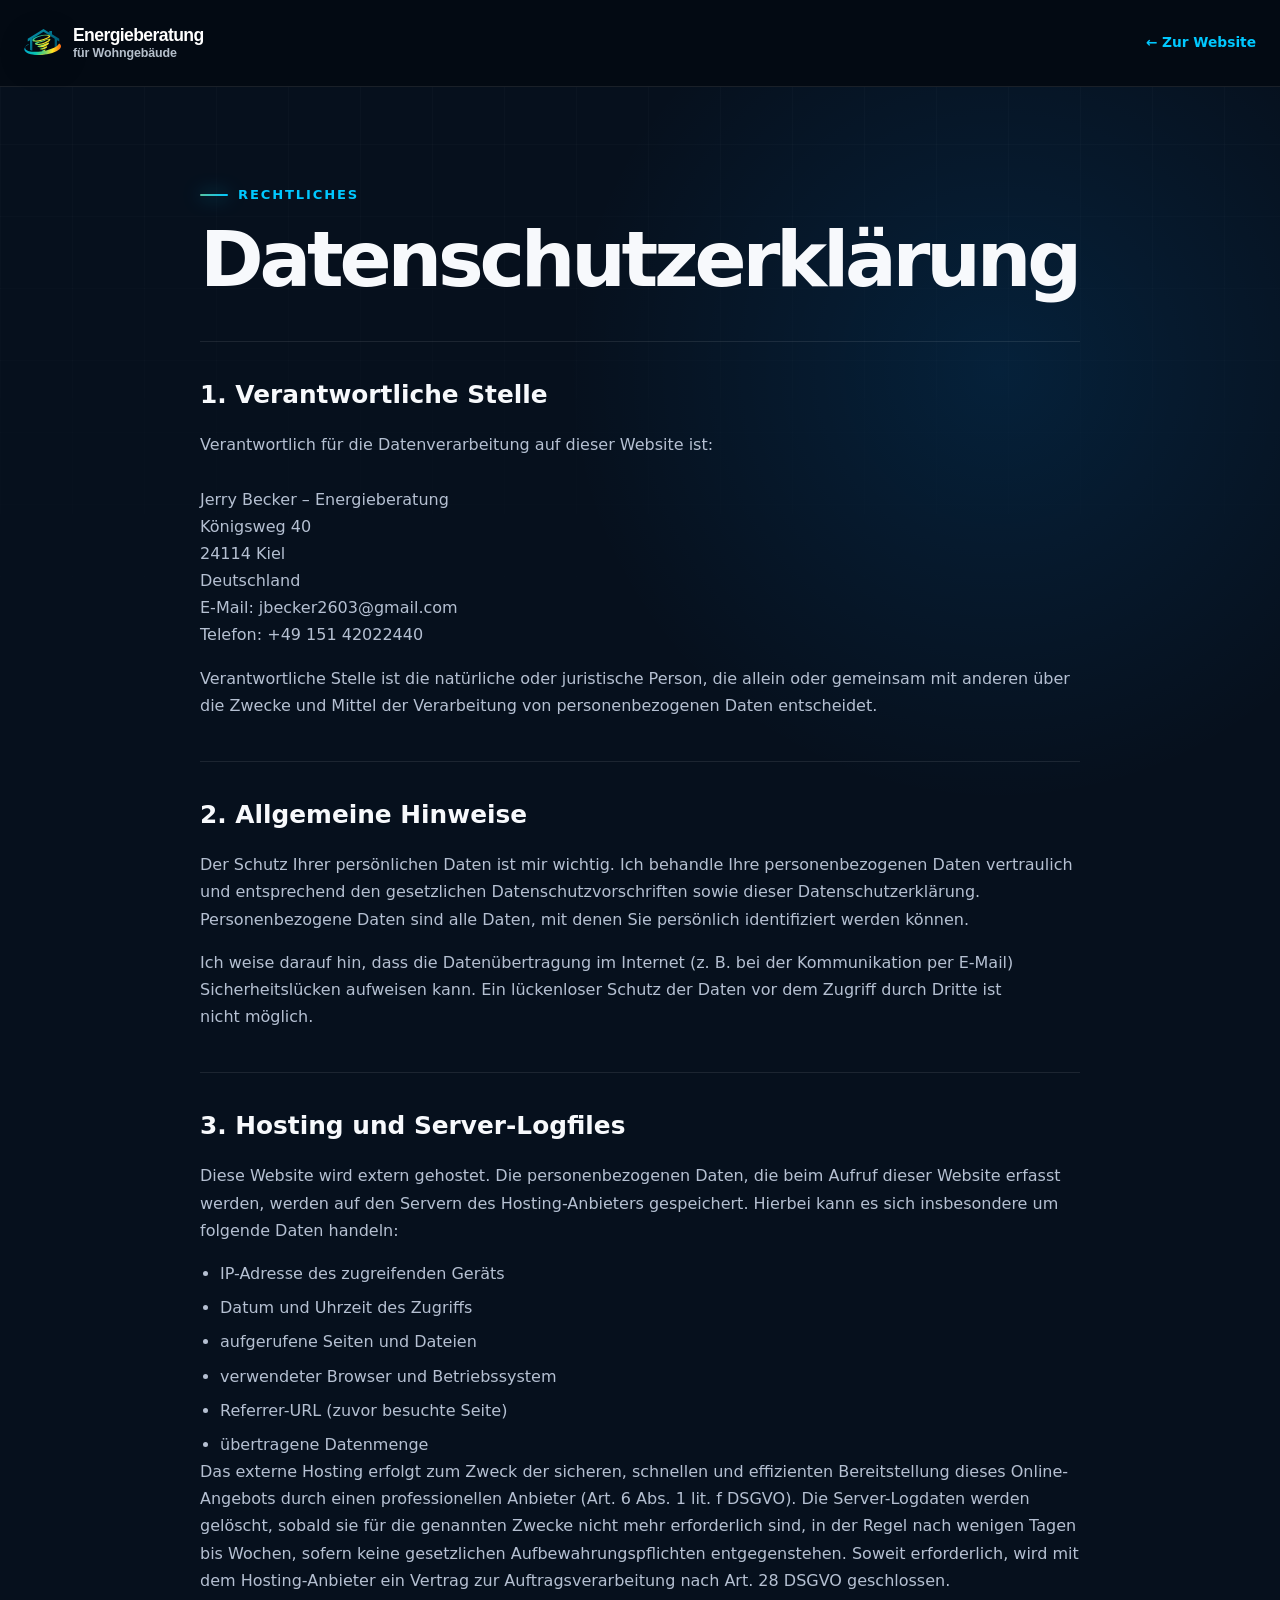
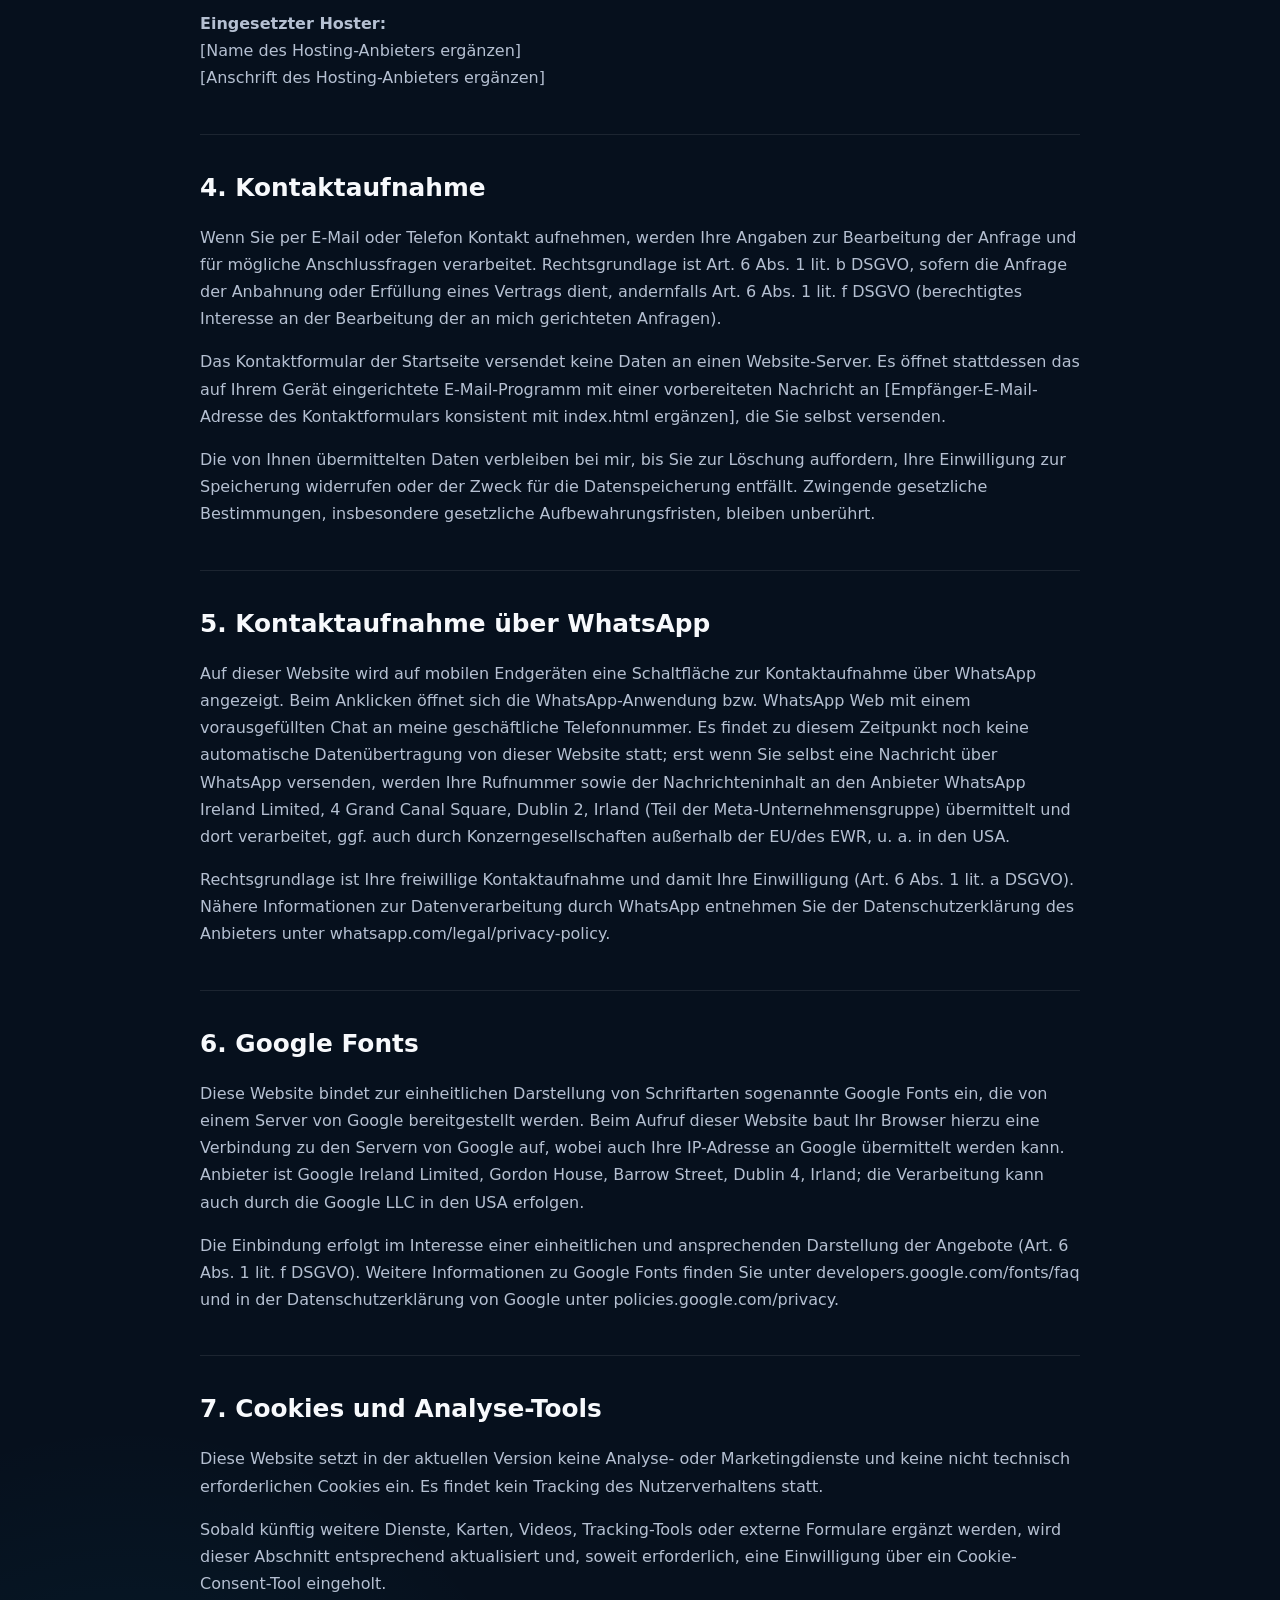
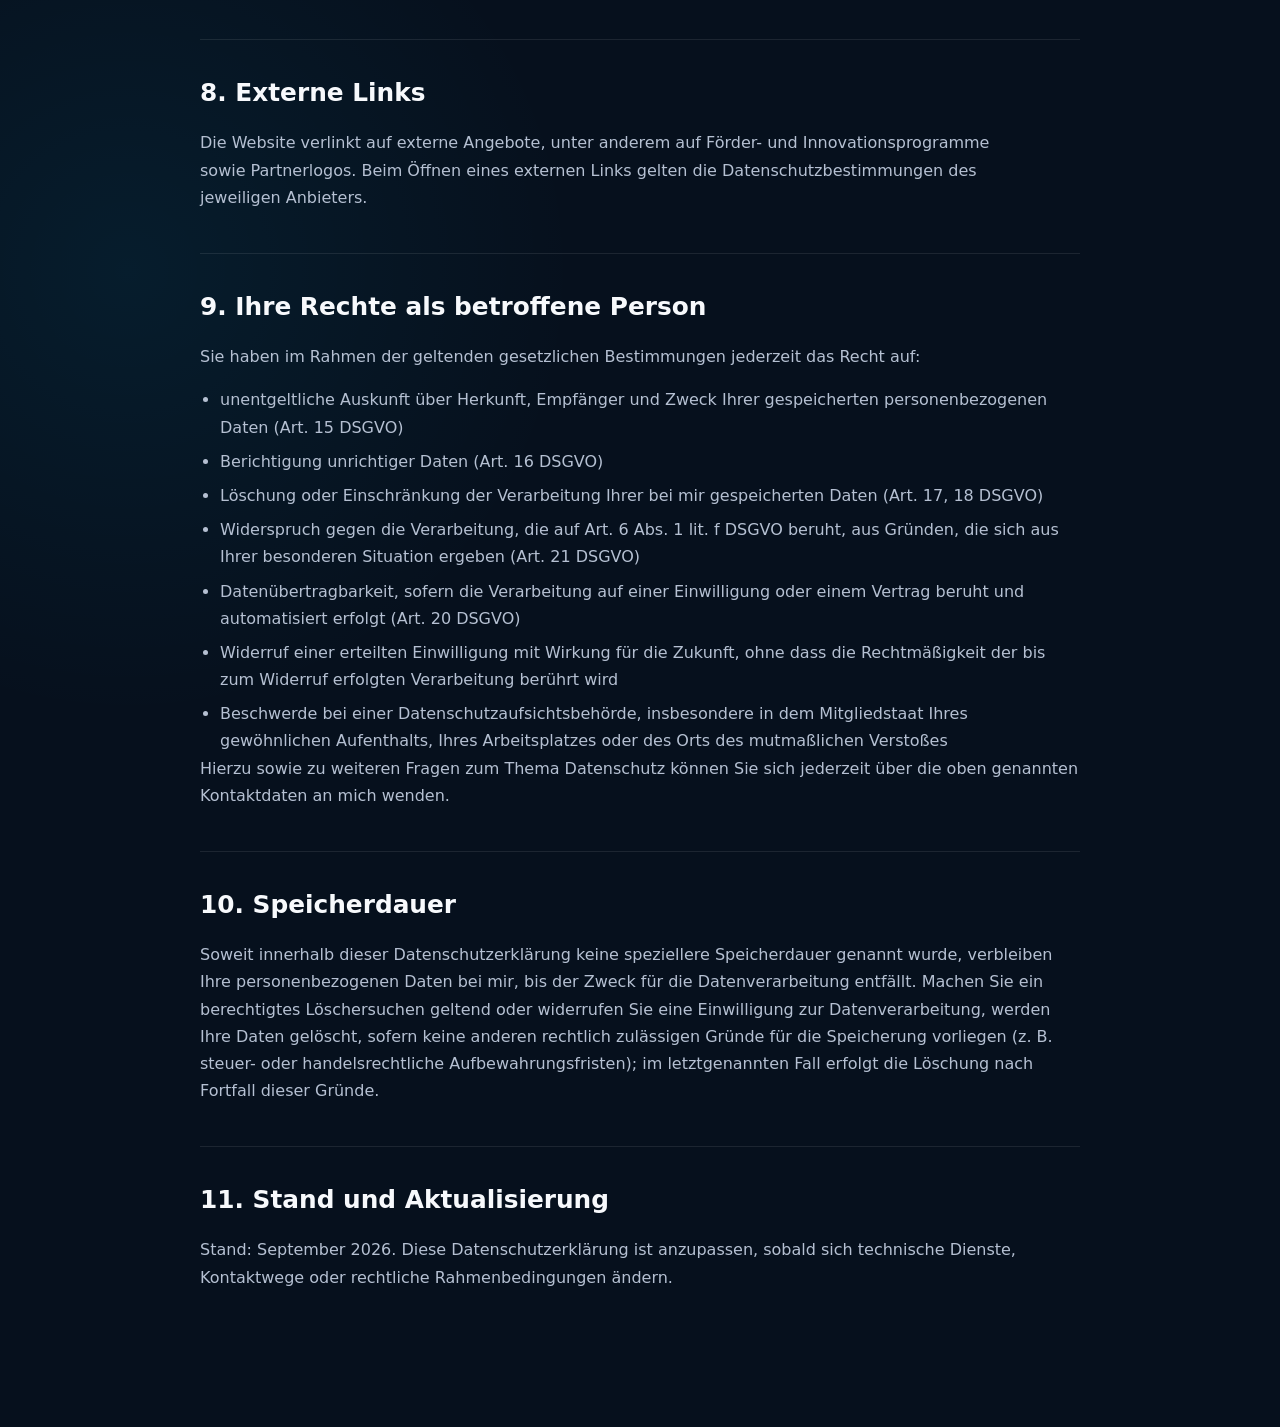
<file: datenschutz.html>
<!DOCTYPE html>
<html lang="de">
<head>
    <meta charset="UTF-8">
    <meta name="viewport" content="width=device-width, initial-scale=1.0">
    <title>Datenschutz | Energieberatung für Wohngebäude</title>
    <meta name="robots" content="noindex">
    <meta name="theme-color" content="#07111f">
    <link rel="icon" href="images/energieberatung-label.svg" type="image/svg+xml">
    <link rel="stylesheet" href="style.css">
</head>
<body class="legal-body">
    <header class="legal-header">
        <nav class="navbar container" aria-label="Navigation">
            <a href="index.html" class="brand consultancy-brand" aria-label="Energieberatung für Wohngebäude – Startseite">
                <img class="consultancy-brand-icon"
                     src="images/energieberatung-label.svg"
                     alt=""
                     width="64"
                     height="64"
                     decoding="async">
                <span class="consultancy-brand-text">
                    <strong>Energieberatung</strong>
                    <span>für Wohngebäude</span>
                </span>
            </a>
            <a class="legal-back" href="index.html">← Zur Website</a>
        </nav>
    </header>

    <main class="legal-main">
        <div class="container legal-content">
            <p class="eyebrow">Rechtliches</p>
            <h1>Datenschutzerklärung</h1>

            <section class="legal-section">
                <h2>1. Verantwortliche Stelle</h2>
                <p>
                    Verantwortlich für die Datenverarbeitung auf dieser Website ist:<br><br>
                    Jerry Becker – Energieberatung<br>
                    Königsweg 40<br>
                    24114 Kiel<br>
                    Deutschland<br>
                    E-Mail: jbecker2603@gmail.com<br>
                    Telefon: +49 151 42022440
                </p>
                <p>
                    Verantwortliche Stelle ist die natürliche oder juristische Person, die allein oder gemeinsam
                    mit anderen über die Zwecke und Mittel der Verarbeitung von personenbezogenen Daten entscheidet.
                </p>
            </section>

            <section class="legal-section">
                <h2>2. Allgemeine Hinweise</h2>
                <p>
                    Der Schutz Ihrer persönlichen Daten ist mir wichtig. Ich behandle Ihre personenbezogenen
                    Daten vertraulich und entsprechend den gesetzlichen Datenschutzvorschriften sowie dieser
                    Datenschutzerklärung. Personenbezogene Daten sind alle Daten, mit denen Sie persönlich
                    identifiziert werden können.
                </p>
                <p>
                    Ich weise darauf hin, dass die Datenübertragung im Internet (z. B. bei der Kommunikation
                    per E-Mail) Sicherheitslücken aufweisen kann. Ein lückenloser Schutz der Daten vor dem
                    Zugriff durch Dritte ist nicht möglich.
                </p>
            </section>

            <section class="legal-section">
                <h2>3. Hosting und Server-Logfiles</h2>
                <p>
                    Diese Website wird extern gehostet. Die personenbezogenen Daten, die beim Aufruf dieser
                    Website erfasst werden, werden auf den Servern des Hosting-Anbieters gespeichert. Hierbei
                    kann es sich insbesondere um folgende Daten handeln:
                </p>
                <ul>
                    <li>IP-Adresse des zugreifenden Geräts</li>
                    <li>Datum und Uhrzeit des Zugriffs</li>
                    <li>aufgerufene Seiten und Dateien</li>
                    <li>verwendeter Browser und Betriebssystem</li>
                    <li>Referrer-URL (zuvor besuchte Seite)</li>
                    <li>übertragene Datenmenge</li>
                </ul>
                <p>
                    Das externe Hosting erfolgt zum Zweck der sicheren, schnellen und effizienten Bereitstellung
                    dieses Online-Angebots durch einen professionellen Anbieter (Art. 6 Abs. 1 lit. f DSGVO).
                    Die Server-Logdaten werden gelöscht, sobald sie für die genannten Zwecke nicht mehr erforderlich
                    sind, in der Regel nach wenigen Tagen bis Wochen, sofern keine gesetzlichen Aufbewahrungspflichten
                    entgegenstehen. Soweit erforderlich, wird mit dem Hosting-Anbieter ein Vertrag zur
                    Auftragsverarbeitung nach Art. 28 DSGVO geschlossen.
                </p>
                <p>
                    <strong>Eingesetzter Hoster:</strong><br>
                    [Name des Hosting-Anbieters ergänzen]<br>
                    [Anschrift des Hosting-Anbieters ergänzen]
                </p>
            </section>

            <section class="legal-section">
                <h2>4. Kontaktaufnahme</h2>
                <p>
                    Wenn Sie per E-Mail oder Telefon Kontakt aufnehmen, werden Ihre Angaben zur
                    Bearbeitung der Anfrage und für mögliche Anschlussfragen verarbeitet.
                    Rechtsgrundlage ist Art. 6 Abs. 1 lit. b DSGVO, sofern die Anfrage der Anbahnung
                    oder Erfüllung eines Vertrags dient, andernfalls Art. 6 Abs. 1 lit. f DSGVO
                    (berechtigtes Interesse an der Bearbeitung der an mich gerichteten Anfragen).
                </p>
                <p>
                    Das Kontaktformular der Startseite versendet keine Daten an einen Website-Server.
                    Es öffnet stattdessen das auf Ihrem Gerät eingerichtete E-Mail-Programm mit einer
                    vorbereiteten Nachricht an [Empfänger-E-Mail-Adresse des Kontaktformulars konsistent
                    mit index.html ergänzen], die Sie selbst versenden.
                </p>
                <p>
                    Die von Ihnen übermittelten Daten verbleiben bei mir, bis Sie zur Löschung auffordern,
                    Ihre Einwilligung zur Speicherung widerrufen oder der Zweck für die Datenspeicherung
                    entfällt. Zwingende gesetzliche Bestimmungen, insbesondere gesetzliche Aufbewahrungsfristen,
                    bleiben unberührt.
                </p>
            </section>

            <section class="legal-section">
                <h2>5. Kontaktaufnahme über WhatsApp</h2>
                <p>
                    Auf dieser Website wird auf mobilen Endgeräten eine Schaltfläche zur Kontaktaufnahme über
                    WhatsApp angezeigt. Beim Anklicken öffnet sich die WhatsApp-Anwendung bzw. WhatsApp Web mit
                    einem vorausgefüllten Chat an meine geschäftliche Telefonnummer. Es findet zu diesem
                    Zeitpunkt noch keine automatische Datenübertragung von dieser Website statt; erst wenn Sie
                    selbst eine Nachricht über WhatsApp versenden, werden Ihre Rufnummer sowie der
                    Nachrichteninhalt an den Anbieter WhatsApp Ireland Limited, 4 Grand Canal Square,
                    Dublin 2, Irland (Teil der Meta-Unternehmensgruppe) übermittelt und dort verarbeitet,
                    ggf. auch durch Konzerngesellschaften außerhalb der EU/des EWR, u. a. in den USA.
                </p>
                <p>
                    Rechtsgrundlage ist Ihre freiwillige Kontaktaufnahme und damit Ihre Einwilligung
                    (Art. 6 Abs. 1 lit. a DSGVO). Nähere Informationen zur Datenverarbeitung durch WhatsApp
                    entnehmen Sie der Datenschutzerklärung des Anbieters unter
                    <a href="https://www.whatsapp.com/legal/privacy-policy" target="_blank" rel="noopener">whatsapp.com/legal/privacy-policy</a>.
                </p>
            </section>

            <section class="legal-section">
                <h2>6. Google Fonts</h2>
                <p>
                    Diese Website bindet zur einheitlichen Darstellung von Schriftarten sogenannte Google Fonts
                    ein, die von einem Server von Google bereitgestellt werden. Beim Aufruf dieser Website baut
                    Ihr Browser hierzu eine Verbindung zu den Servern von Google auf, wobei auch Ihre IP-Adresse
                    an Google übermittelt werden kann. Anbieter ist Google Ireland Limited, Gordon House,
                    Barrow Street, Dublin 4, Irland; die Verarbeitung kann auch durch die Google LLC in den
                    USA erfolgen.
                </p>
                <p>
                    Die Einbindung erfolgt im Interesse einer einheitlichen und ansprechenden Darstellung der
                    Angebote (Art. 6 Abs. 1 lit. f DSGVO). Weitere Informationen zu Google Fonts finden Sie unter
                    <a href="https://developers.google.com/fonts/faq" target="_blank" rel="noopener">developers.google.com/fonts/faq</a>
                    und in der Datenschutzerklärung von Google unter
                    <a href="https://policies.google.com/privacy" target="_blank" rel="noopener">policies.google.com/privacy</a>.
                </p>
            </section>

            <section class="legal-section">
                <h2>7. Cookies und Analyse-Tools</h2>
                <p>
                    Diese Website setzt in der aktuellen Version keine Analyse- oder Marketingdienste und
                    keine nicht technisch erforderlichen Cookies ein. Es findet kein Tracking des
                    Nutzerverhaltens statt.
                </p>
                <p>
                    Sobald künftig weitere Dienste, Karten, Videos, Tracking-Tools oder externe Formulare
                    ergänzt werden, wird dieser Abschnitt entsprechend aktualisiert und, soweit erforderlich,
                    eine Einwilligung über ein Cookie-Consent-Tool eingeholt.
                </p>
            </section>

            <section class="legal-section">
                <h2>8. Externe Links</h2>
                <p>
                    Die Website verlinkt auf externe Angebote, unter anderem auf Förder- und
                    Innovationsprogramme sowie Partnerlogos. Beim Öffnen eines externen Links gelten die
                    Datenschutzbestimmungen des jeweiligen Anbieters.
                </p>
            </section>

            <section class="legal-section">
                <h2>9. Ihre Rechte als betroffene Person</h2>
                <p>Sie haben im Rahmen der geltenden gesetzlichen Bestimmungen jederzeit das Recht auf:</p>
                <ul>
                    <li>unentgeltliche Auskunft über Herkunft, Empfänger und Zweck Ihrer gespeicherten personenbezogenen Daten (Art. 15 DSGVO)</li>
                    <li>Berichtigung unrichtiger Daten (Art. 16 DSGVO)</li>
                    <li>Löschung oder Einschränkung der Verarbeitung Ihrer bei mir gespeicherten Daten (Art. 17, 18 DSGVO)</li>
                    <li>Widerspruch gegen die Verarbeitung, die auf Art. 6 Abs. 1 lit. f DSGVO beruht, aus Gründen, die sich aus Ihrer besonderen Situation ergeben (Art. 21 DSGVO)</li>
                    <li>Datenübertragbarkeit, sofern die Verarbeitung auf einer Einwilligung oder einem Vertrag beruht und automatisiert erfolgt (Art. 20 DSGVO)</li>
                    <li>Widerruf einer erteilten Einwilligung mit Wirkung für die Zukunft, ohne dass die Rechtmäßigkeit der bis zum Widerruf erfolgten Verarbeitung berührt wird</li>
                    <li>Beschwerde bei einer Datenschutzaufsichtsbehörde, insbesondere in dem Mitgliedstaat Ihres gewöhnlichen Aufenthalts, Ihres Arbeitsplatzes oder des Orts des mutmaßlichen Verstoßes</li>
                </ul>
                <p>
                    Hierzu sowie zu weiteren Fragen zum Thema Datenschutz können Sie sich jederzeit über die
                    oben genannten Kontaktdaten an mich wenden.
                </p>
            </section>

            <section class="legal-section">
                <h2>10. Speicherdauer</h2>
                <p>
                    Soweit innerhalb dieser Datenschutzerklärung keine speziellere Speicherdauer genannt wurde,
                    verbleiben Ihre personenbezogenen Daten bei mir, bis der Zweck für die Datenverarbeitung
                    entfällt. Machen Sie ein berechtigtes Löschersuchen geltend oder widerrufen Sie eine
                    Einwilligung zur Datenverarbeitung, werden Ihre Daten gelöscht, sofern keine anderen
                    rechtlich zulässigen Gründe für die Speicherung vorliegen (z. B. steuer- oder
                    handelsrechtliche Aufbewahrungsfristen); im letztgenannten Fall erfolgt die Löschung nach
                    Fortfall dieser Gründe.
                </p>
            </section>

            <section class="legal-section">
                <h2>11. Stand und Aktualisierung</h2>
                <p>
                    Stand: September 2026. Diese Datenschutzerklärung ist anzupassen, sobald sich
                    technische Dienste, Kontaktwege oder rechtliche Rahmenbedingungen ändern.
                </p>
            </section>
        </div>
    </main>
</body>
</html>
</file>
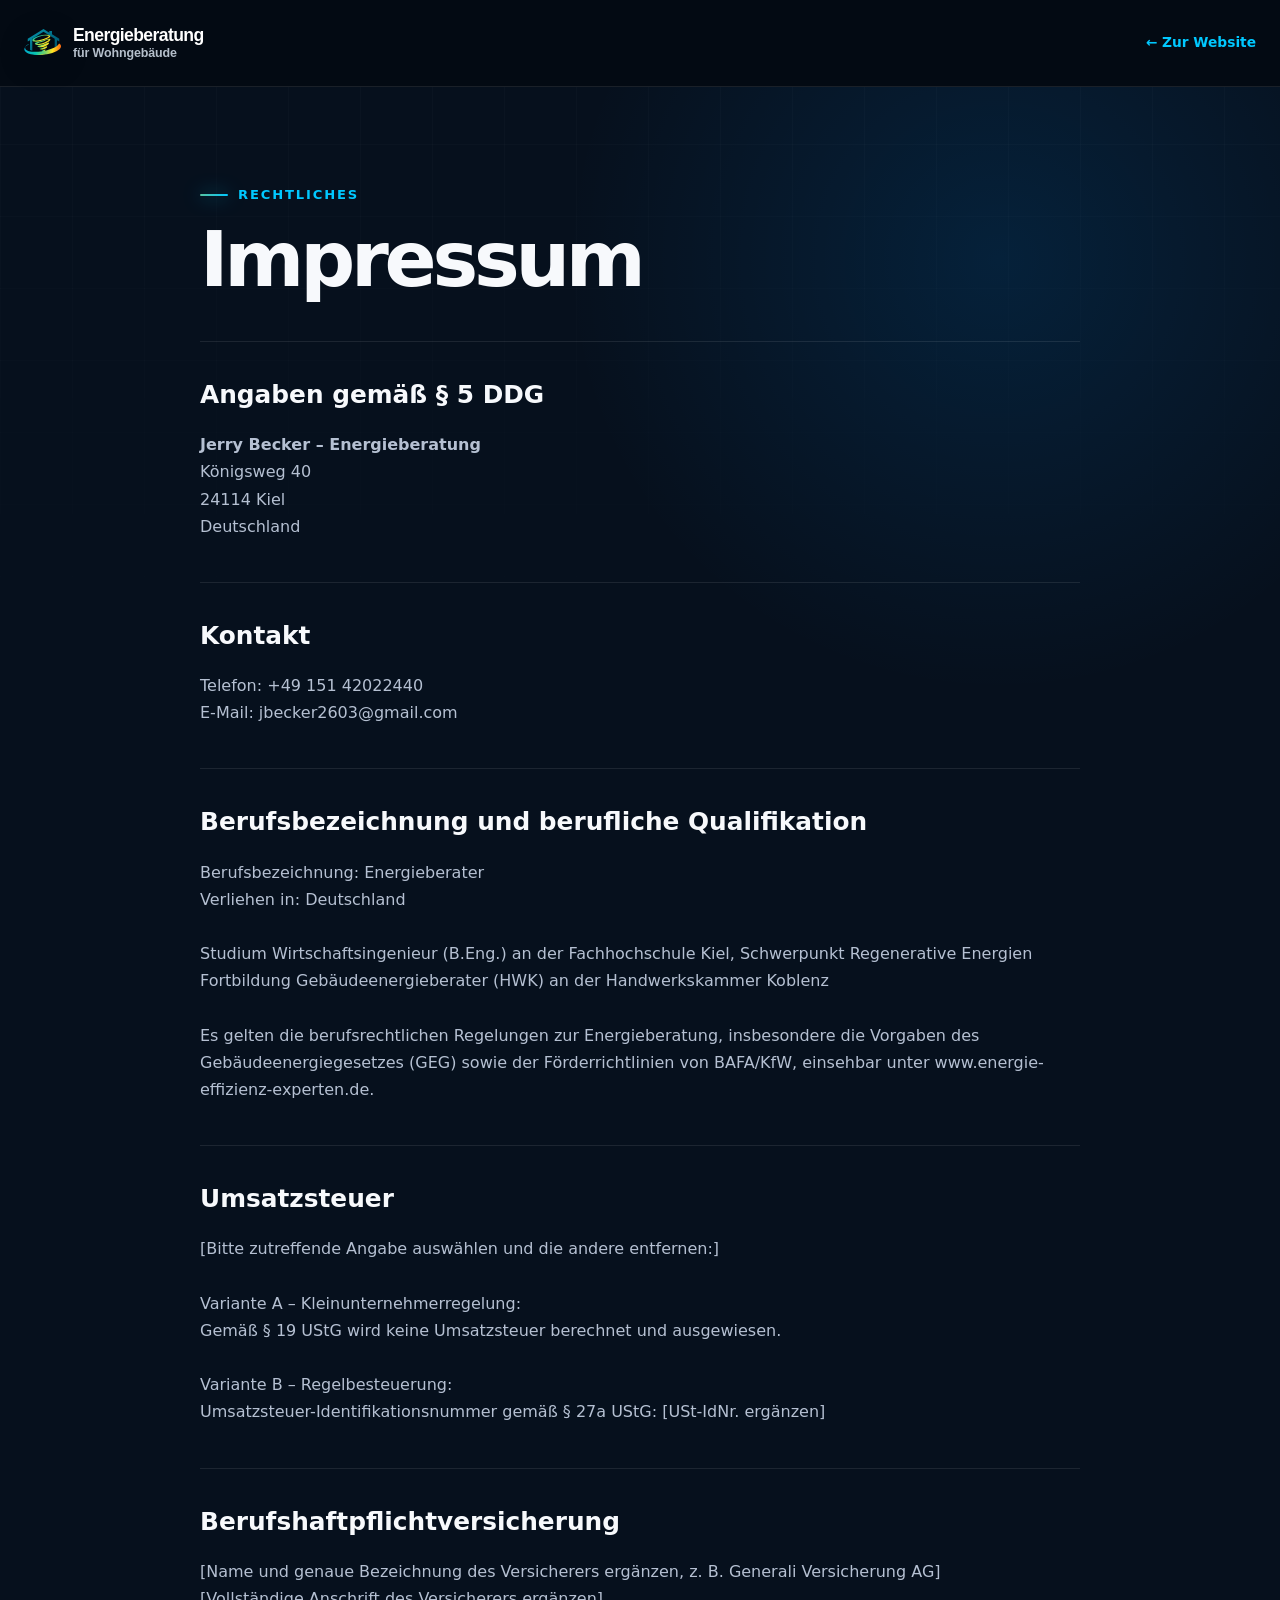
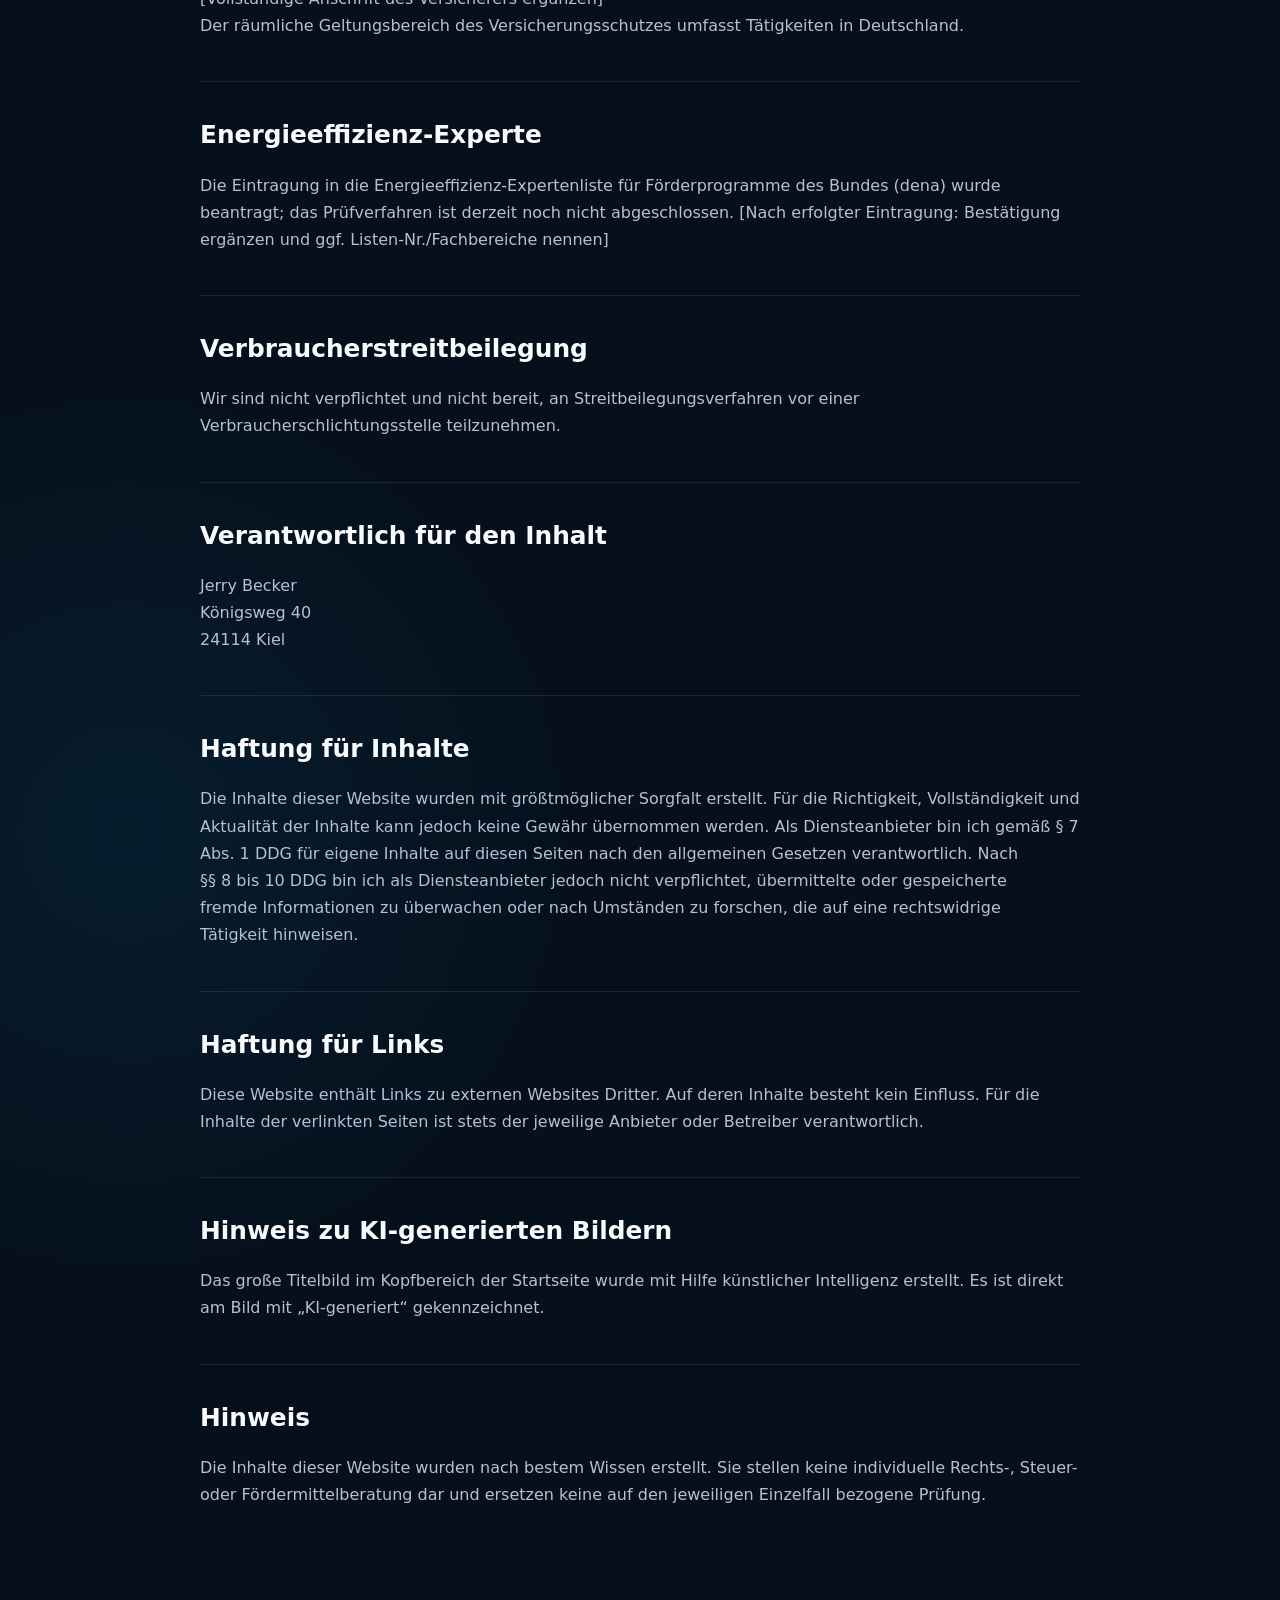
<file: impressum.html>
<!DOCTYPE html>
<html lang="de">
<head>
    <meta charset="UTF-8">
    <meta name="viewport" content="width=device-width, initial-scale=1.0">
    <title>Impressum</title>
    <meta name="robots" content="noindex">
    <meta name="theme-color" content="#07111f">
    <link rel="icon" href="images/energieberatung-label.svg" type="image/svg+xml">
    <link rel="stylesheet" href="style.css">
</head>
<body class="legal-body">
    <header class="legal-header">
        <nav class="navbar container" aria-label="Navigation">
            <a href="index.html" class="brand consultancy-brand" aria-label="Energieberatung für Wohngebäude – Startseite">
                <img class="consultancy-brand-icon"
                     src="images/energieberatung-label.svg"
                     alt=""
                     width="64"
                     height="64"
                     decoding="async">
                <span class="consultancy-brand-text">
                    <strong>Energieberatung</strong>
                    <span>für Wohngebäude</span>
                </span>
            </a>
            <a class="legal-back" href="index.html">← Zur Website</a>
        </nav>
    </header>

    <main class="legal-main">
        <div class="container legal-content">
            <p class="eyebrow">Rechtliches</p>
            <h1>Impressum</h1>

            <section class="legal-section">
                <h2>Angaben gemäß § 5 DDG</h2>
                <p>
                    <strong>Jerry Becker – Energieberatung</strong><br>
                    Königsweg 40<br>
                    24114 Kiel<br>
                    Deutschland
                </p>
            </section>

            <section class="legal-section">
                <h2>Kontakt</h2>
                <p>
                    Telefon: +49 151 42022440<br>
                    E-Mail: jbecker2603@gmail.com
                </p>
            </section>

            <section class="legal-section">
                <h2>Berufsbezeichnung und berufliche Qualifikation</h2>
                <p>
                    Berufsbezeichnung: Energieberater<br>
                    Verliehen in: Deutschland<br><br>
                    Studium Wirtschaftsingenieur (B.Eng.) an der Fachhochschule Kiel, Schwerpunkt Regenerative Energien<br>
                    Fortbildung Gebäudeenergieberater (HWK) an der Handwerkskammer Koblenz<br><br>
                    Es gelten die berufsrechtlichen Regelungen zur Energieberatung, insbesondere die Vorgaben
                    des Gebäudeenergiegesetzes (GEG) sowie der Förderrichtlinien von BAFA/KfW, einsehbar unter
                    <a href="https://www.energie-effizienz-experten.de" target="_blank" rel="noopener">www.energie-effizienz-experten.de</a>.
                </p>
            </section>

            <section class="legal-section">
                <h2>Umsatzsteuer</h2>
                <p>
                    [Bitte zutreffende Angabe auswählen und die andere entfernen:]<br><br>
                    Variante A – Kleinunternehmerregelung:<br>
                    Gemäß § 19 UStG wird keine Umsatzsteuer berechnet und ausgewiesen.<br><br>
                    Variante B – Regelbesteuerung:<br>
                    Umsatzsteuer-Identifikationsnummer gemäß § 27a UStG: [USt-IdNr. ergänzen]
                </p>
            </section>

            <section class="legal-section">
                <h2>Berufshaftpflichtversicherung</h2>
                <p>
                    [Name und genaue Bezeichnung des Versicherers ergänzen, z. B. Generali Versicherung AG]<br>
                    [Vollständige Anschrift des Versicherers ergänzen]<br>
                    Der räumliche Geltungsbereich des Versicherungsschutzes umfasst Tätigkeiten in Deutschland.
                </p>
            </section>

            <section class="legal-section">
                <h2>Energieeffizienz-Experte</h2>
                <p>
                    Die Eintragung in die Energieeffizienz-Expertenliste für Förderprogramme des Bundes (dena)
                    wurde beantragt; das Prüfverfahren ist derzeit noch nicht abgeschlossen.
                    [Nach erfolgter Eintragung: Bestätigung ergänzen und ggf. Listen-Nr./Fachbereiche nennen]
                </p>
            </section>

            <section class="legal-section">
                <h2>Verbraucherstreitbeilegung</h2>
                <p>
                    Wir sind nicht verpflichtet und nicht bereit, an
                    Streitbeilegungsverfahren vor einer Verbraucherschlichtungsstelle
                    teilzunehmen.
                </p>
            </section>

            <section class="legal-section">
                <h2>Verantwortlich für den Inhalt</h2>
                <p>
                    Jerry Becker<br>
                    Königsweg 40<br>
                    24114 Kiel
                </p>
            </section>

            <section class="legal-section">
                <h2>Haftung für Inhalte</h2>
                <p>
                    Die Inhalte dieser Website wurden mit größtmöglicher Sorgfalt erstellt. Für die Richtigkeit,
                    Vollständigkeit und Aktualität der Inhalte kann jedoch keine Gewähr übernommen werden.
                    Als Diensteanbieter bin ich gemäß § 7 Abs. 1 DDG für eigene Inhalte auf diesen Seiten nach
                    den allgemeinen Gesetzen verantwortlich. Nach §§ 8 bis 10 DDG bin ich als Diensteanbieter
                    jedoch nicht verpflichtet, übermittelte oder gespeicherte fremde Informationen zu überwachen
                    oder nach Umständen zu forschen, die auf eine rechtswidrige Tätigkeit hinweisen.
                </p>
            </section>

            <section class="legal-section">
                <h2>Haftung für Links</h2>
                <p>
                    Diese Website enthält Links zu externen Websites Dritter. Auf deren Inhalte
                    besteht kein Einfluss. Für die Inhalte der verlinkten Seiten ist stets der
                    jeweilige Anbieter oder Betreiber verantwortlich.
                </p>
            </section>

            <section class="legal-section" id="ki-bilder">
                <h2>Hinweis zu KI-generierten Bildern</h2>
                <p>
                    Das große Titelbild im Kopfbereich der Startseite wurde mit Hilfe künstlicher
                    Intelligenz erstellt. Es ist direkt am Bild mit „KI-generiert“ gekennzeichnet.
                </p>
            </section>

            <section class="legal-section">
                <h2>Hinweis</h2>
                <p>
                    Die Inhalte dieser Website wurden nach bestem Wissen erstellt.
                    Sie stellen keine individuelle Rechts-, Steuer- oder Fördermittelberatung
                    dar und ersetzen keine auf den jeweiligen Einzelfall bezogene Prüfung.
                </p>
            </section>
        </div>
    </main>
</body>
</html>
</file>
<file: style.css>
/* ==========================================================
   SKYWALKER ENERGIE
   Responsive One-Page Website
   ========================================================== */

/* ==========================================================
   DESIGN TOKENS
   ========================================================== */

:root {
    --bg: #06101d;
    --bg-deep: #030a13;
    --bg-soft: #0a1728;
    --surface: #0e1d31;
    --surface-strong: #122641;
    --surface-light: #f4fbf8;
    --primary: #00c8ff;
    --primary-strong: #1595ff;
    --primary-soft: rgba(0, 200, 255, 0.12);
    --teal: #58c2a1;
    --lime: #cce300;
    --orange: #ffad00;
    --red: #ef463b;
    --text: #f7f9fc;
    --text-soft: #b5c0d2;
    --text-dark: #0c1726;
    --line: rgba(255, 255, 255, 0.09);
    --line-strong: rgba(0, 200, 255, 0.32);
    --shadow: 0 24px 70px rgba(0, 0, 0, 0.34);
    --shadow-soft: 0 18px 45px rgba(0, 0, 0, 0.22);
    --radius-sm: 14px;
    --radius: 22px;
    --radius-lg: 34px;
    --header-height: 86px;
    --container: 1240px;
    --ease: cubic-bezier(0.2, 0.7, 0.2, 1);
}

/* ==========================================================
   RESET & BASE
   ========================================================== */

*,
*::before,
*::after {
    box-sizing: border-box;
}

html {
    scroll-behavior: smooth;
    scroll-padding-top: calc(var(--header-height) + 20px);
}

body {
    margin: 0;
    min-width: 320px;
    overflow-x: hidden;
    background:
        radial-gradient(circle at 78% 8%, rgba(0, 148, 255, 0.13), transparent 27rem),
        radial-gradient(circle at 10% 75%, rgba(0, 200, 255, 0.07), transparent 28rem),
        var(--bg);
    color: var(--text);
    font-family: Inter, ui-sans-serif, system-ui, -apple-system, BlinkMacSystemFont, "Segoe UI", sans-serif;
    font-size: 16px;
    line-height: 1.7;
    text-rendering: optimizeLegibility;
}

body::before {
    content: "";
    position: fixed;
    inset: 0;
    z-index: -3;
    pointer-events: none;
    background-image:
        linear-gradient(rgba(255, 255, 255, 0.022) 1px, transparent 1px),
        linear-gradient(90deg, rgba(255, 255, 255, 0.022) 1px, transparent 1px);
    background-size: 72px 72px;
    mask-image: linear-gradient(to bottom, black, transparent 76%);
}

body.nav-open {
    overflow: hidden;
}

img,
svg {
    display: block;
    max-width: 100%;
}

svg {
    fill: none;
    stroke: currentColor;
    stroke-width: 1.7;
    stroke-linecap: round;
    stroke-linejoin: round;
}

a {
    color: inherit;
    text-decoration: none;
}

button,
input,
select,
textarea {
    font: inherit;
}

button,
select {
    cursor: pointer;
}

button {
    color: inherit;
}

h1,
h2,
h3,
p {
    margin-top: 0;
}

h1,
h2,
h3 {
    text-wrap: balance;
}

p {
    text-wrap: pretty;
}

ul,
ol {
    margin: 0;
    padding: 0;
}

li {
    list-style: none;
}

section {
    position: relative;
    scroll-margin-top: calc(var(--header-height) + 18px);
}

::selection {
    background: rgba(0, 200, 255, 0.32);
    color: white;
}

:focus-visible {
    outline: 3px solid rgba(0, 200, 255, 0.7);
    outline-offset: 4px;
}

.container {
    width: min(var(--container), calc(100% - 48px));
    margin-inline: auto;
}

.section {
    padding: 120px 0;
}

.section-soft {
    background:
        linear-gradient(180deg, rgba(255, 255, 255, 0.012), rgba(255, 255, 255, 0.03)),
        var(--bg-soft);
    border-block: 1px solid rgba(255, 255, 255, 0.035);
}

.svg-sprite {
    position: absolute;
    width: 0;
    height: 0;
    overflow: hidden;
}

.sr-only {
    position: absolute !important;
    width: 1px !important;
    height: 1px !important;
    padding: 0 !important;
    margin: -1px !important;
    overflow: hidden !important;
    clip: rect(0, 0, 0, 0) !important;
    white-space: nowrap !important;
    border: 0 !important;
}

.skip-link {
    position: fixed;
    top: 12px;
    left: 12px;
    z-index: 2000;
    padding: 11px 16px;
    border-radius: 10px;
    background: white;
    color: var(--text-dark);
    transform: translateY(-160%);
    transition: transform 0.2s ease;
}

.skip-link:focus {
    transform: translateY(0);
}

.eyebrow {
    display: inline-flex;
    align-items: center;
    gap: 10px;
    margin-bottom: 18px;
    color: var(--primary);
    font-size: 0.82rem;
    font-weight: 800;
    letter-spacing: 0.14em;
    line-height: 1.4;
    text-transform: uppercase;
}

.eyebrow::before {
    content: "";
    width: 28px;
    height: 2px;
    border-radius: 999px;
    background: linear-gradient(90deg, var(--teal), var(--primary));
    box-shadow: 0 0 18px rgba(0, 200, 255, 0.7);
}

.section-heading {
    display: grid;
    grid-template-columns: minmax(0, 1.05fr) minmax(300px, 0.75fr);
    gap: 72px;
    align-items: end;
    margin-bottom: 56px;
}

.section-heading.centered {
    display: flex;
    max-width: 820px;
    margin: 0 auto 68px;
    flex-direction: column;
    align-items: center;
    gap: 0;
    text-align: center;
}

.section-heading h2,
.benefits-copy h2,
.innovation-intro h2,
.about-copy h2,
.contact-copy h2 {
    margin-bottom: 0;
    font-size: clamp(2.35rem, 4.2vw, 4.35rem);
    line-height: 1.08;
    letter-spacing: -0.045em;
}

.section-intro,
.innovation-intro p,
.about-copy > p,
.contact-copy > p,
.benefits-copy > p {
    color: var(--text-soft);
    font-size: 1.08rem;
}

.section-heading.centered .section-intro {
    max-width: 690px;
    margin-bottom: 0;
}

/* ==========================================================
   HEADER & NAVIGATION
   ========================================================== */

.site-header {
    position: fixed;
    inset: 0 0 auto;
    z-index: 1000;
    height: var(--header-height);
    border-bottom: 1px solid transparent;
    background: rgba(3, 10, 19, 0.32);
    transition:
        background 0.35s ease,
        border-color 0.35s ease,
        box-shadow 0.35s ease;
}

.site-header.is-scrolled {
    border-color: rgba(255, 255, 255, 0.07);
    background: rgba(3, 10, 19, 0.86);
    box-shadow: 0 14px 44px rgba(0, 0, 0, 0.17);
    backdrop-filter: blur(18px);
}

.navbar {
    display: flex;
    height: 100%;
    align-items: center;
    justify-content: space-between;
    gap: 32px;
}
.nav-left{
    display:flex;
    align-items:center;
    gap: 5px;
}

.nav-links-left,
.nav-links-right{
    display:flex;
    align-items:center;
    gap:30px;
    margin:0;
    padding:0;
}

.nav-links-left li,
.nav-links-right li{
    list-style:none;
}

.brand {
    display: inline-flex;
    flex: 0 0 auto;
    align-items: center;
    gap: 12px;
    color: white;
}

.brand-mark {
    display: flex;
    height: 26px;
    align-items: end;
    gap: 2px;
}

.brand-mark span {
    display: block;
    width: 7px;
    border-radius: 2px 2px 0 0;
}

.brand-mark span:nth-child(1) {
    height: 9px;
    background: var(--teal);
}

.brand-mark span:nth-child(2) {
    height: 17px;
    background: var(--lime);
}

.brand-mark span:nth-child(3) {
    height: 23px;
    background: #ffd300;
}

.brand-mark span:nth-child(4) {
    height: 16px;
    background: var(--orange);
}

.brand-mark span:nth-child(5) {
    height: 10px;
    background: var(--red);
}

.brand-name {
    display: flex;
    align-items: baseline;
    gap: 7px;
    font-size: 1.16rem;
    letter-spacing: -0.02em;
}

.brand-name strong {
    font-size: 1.23rem;
    font-weight: 800;
}

.brand-name span {
    color: #d9e4f3;
    font-weight: 500;
}

.nav-panel {
    display: flex;
    align-items: center;
    gap: 34px;
}

.nav-links {
    display: flex;
    align-items: center;
    gap: 30px;
}

.nav-links a {
    position: relative;
    padding: 9px 0;
    color: rgba(255, 255, 255, 0.84);
    font-size: 0.94rem;
    font-weight: 650;
    transition: color 0.25s ease;
}

.nav-links a::after {
    content: "";
    position: absolute;
    right: 0;
    bottom: 3px;
    left: 0;
    height: 2px;
    border-radius: 999px;
    background: var(--primary);
    transform: scaleX(0);
    transform-origin: right;
    transition: transform 0.3s var(--ease);
}

.nav-links a:hover,
.nav-links a.is-active {
    color: white;
}

.nav-links a:hover::after,
.nav-links a.is-active::after {
    transform: scaleX(1);
    transform-origin: left;
}

.nav-cta {
    display: inline-flex;
    min-height: 44px;
    align-items: center;
    justify-content: center;
    padding: 0 20px;
    border: 1px solid rgba(0, 200, 255, 0.65);
    border-radius: 999px;
    color: var(--primary);
    font-size: 0.9rem;
    font-weight: 750;
    transition:
        color 0.25s ease,
        background 0.25s ease,
        transform 0.25s ease;
}

.nav-cta:hover {
    background: var(--primary);
    color: #00131d;
    transform: translateY(-2px);
}

.nav-toggle {
    display: none;
    width: 48px;
    height: 48px;
    padding: 0;
    border: 1px solid var(--line);
    border-radius: 13px;
    background: rgba(255, 255, 255, 0.04);
}

.nav-toggle > span:not(.sr-only) {
    display: block;
    width: 21px;
    height: 2px;
    margin: 5px auto;
    border-radius: 999px;
    background: white;
    transition:
        transform 0.25s ease,
        opacity 0.25s ease;
}

.nav-toggle[aria-expanded="true"] > span:nth-child(2) {
    transform: translateY(7px) rotate(45deg);
}

.nav-toggle[aria-expanded="true"] > span:nth-child(3) {
    opacity: 0;
}

.nav-toggle[aria-expanded="true"] > span:nth-child(4) {
    transform: translateY(-7px) rotate(-45deg);
}

.scroll-progress {
    position: absolute;
    right: 0;
    bottom: -1px;
    left: 0;
    height: 2px;
    background: transparent;
}

.scroll-progress span {
    display: block;
    width: 0;
    height: 100%;
    background: linear-gradient(90deg, var(--teal), var(--primary), var(--primary-strong));
    box-shadow: 0 0 16px rgba(0, 200, 255, 0.85);
}

/* ==========================================================
   BUTTONS & LINKS
   ========================================================== */

.button {
    display: inline-flex;
    min-height: 56px;
    align-items: center;
    justify-content: center;
    gap: 11px;
    padding: 0 27px;
    border: 1px solid transparent;
    border-radius: 999px;
    font-size: 0.95rem;
    font-weight: 800;
    line-height: 1.2;
    transition:
        transform 0.3s var(--ease),
        box-shadow 0.3s var(--ease),
        background 0.3s ease,
        border-color 0.3s ease;
}

.button svg,
.text-link svg {
    width: 20px;
    height: 20px;
    transition: transform 0.3s var(--ease);
}

.button:hover,
.button:focus-visible {
    transform: translateY(-4px);
}

.button:hover svg,
.text-link:hover svg {
    transform: translateX(4px);
}

.button-primary {
    background: linear-gradient(135deg, var(--primary), var(--primary-strong));
    box-shadow: 0 15px 38px rgba(0, 170, 255, 0.28);
    color: white;
}

.button-primary:hover {
    box-shadow: 0 22px 50px rgba(0, 170, 255, 0.42);
}

.button-outline {
    border-color: rgba(0, 200, 255, 0.65);
    background: rgba(7, 19, 33, 0.42);
    color: var(--primary);
    backdrop-filter: blur(12px);
}

.button-outline:hover {
    border-color: var(--primary);
    background: var(--primary-soft);
    color: white;
}

.text-link {
    display: inline-flex;
    align-items: center;
    gap: 10px;
    color: var(--primary);
    font-weight: 800;
}

/* ==========================================================
   HERO
   ========================================================== */

.hero {
    display: flex;
    min-height: 100svh;
    align-items: center;
    overflow: hidden;
    padding: calc(var(--header-height) + 65px) 0 84px;
    isolation: isolate;
}

.hero::before {
    content: "";
    position: absolute;
    inset: 0;
    z-index: -4;
    background:
        radial-gradient(circle at 72% 45%, rgba(0, 118, 255, 0.2), transparent 30rem),
        linear-gradient(90deg, rgba(3, 10, 19, 0.98) 0%, rgba(3, 10, 19, 0.9) 34%, rgba(3, 10, 19, 0.42) 66%, rgba(3, 10, 19, 0.65) 100%);
}

.hero-grid {
    display: grid;
    grid-template-columns: minmax(0, 0.88fr) minmax(520px, 1.12fr);
    gap: 54px;
    align-items: center;
}

.hero-copy {
    position: relative;
    z-index: 4;
    padding: 36px 0;
}

.hero h1 {
    max-width: 760px;
    margin-bottom: 30px;
    font-size: clamp(3.2rem, 5.6vw, 5.8rem);
    line-height: 1.01;
    letter-spacing: -0.062em;
}

.hero h1 span {
    display: block;
    color: white;
}

.hero-lead {
    max-width: 610px;
    margin-bottom: 22px;
    color: var(--primary);
    font-size: clamp(1.35rem, 2.1vw, 2rem);
    font-weight: 700;
    line-height: 1.35;
}

.hero-text {
    max-width: 650px;
    margin-bottom: 38px;
    color: var(--text-soft);
    font-size: 1.08rem;
}

.hero-actions {
    display: flex;
    flex-wrap: wrap;
    gap: 14px;
    margin-bottom: 35px;
}

.hero-credentials {
    display: flex;
    flex-wrap: wrap;
    gap: 9px;
}

.hero-credentials span {
    padding: 7px 12px;
    border: 1px solid var(--line);
    border-radius: 999px;
    background: rgba(255, 255, 255, 0.035);
    color: #d7e0ec;
    font-size: 0.78rem;
    font-weight: 700;
}

.hero-visual {
    position: relative;
    min-width: 0;
}

.hero-glow {
    position: absolute;
    inset: 9% 5% 3% 9%;
    border-radius: 50%;
    background: rgba(0, 140, 255, 0.22);
    filter: blur(80px);
}

.hero-image {
    position: relative;
    min-height: 650px;
    margin: 0;
    overflow: hidden;
    border: 1px solid rgba(255, 255, 255, 0.08);
    border-radius: 48% 20px 28px 28px;
    box-shadow: var(--shadow);
    isolation: isolate;
}

.hero-image::before {
    content: "";
    position: absolute;
    inset: 0;
    z-index: 2;
    border-radius: inherit;
    box-shadow: inset 0 0 0 1px rgba(0, 200, 255, 0.1);
    pointer-events: none;
}

.hero-image img {
    width: 100%;
    height: 100%;
    min-height: 650px;
    object-fit: cover;
    object-position: 53% center;
    transform: scale(1.01);
    transition: transform 1.1s var(--ease);
}

.hero-visual:hover .hero-image img {
    transform: scale(1.045);
}

.hero-image-shade {
    position: absolute;
    inset: 0;
    z-index: 1;
    background:
        linear-gradient(90deg, rgba(3, 10, 19, 0.72), transparent 24%),
        linear-gradient(180deg, transparent 68%, rgba(3, 10, 19, 0.58));
    pointer-events: none;
}

.scan-line {
    position: absolute;
    z-index: 3;
    top: -10%;
    right: 0;
    left: 18%;
    height: 2px;
    background: linear-gradient(90deg, transparent, rgba(0, 200, 255, 0.9), transparent);
    box-shadow: 0 0 24px rgba(0, 200, 255, 0.9);
    opacity: 0.6;
    animation: scan 6s ease-in-out infinite;
}

.floating-card {
    position: absolute;
    z-index: 5;
    display: flex;
    align-items: center;
    gap: 12px;
    min-width: 230px;
    padding: 15px 17px;
    border: 1px solid rgba(255, 255, 255, 0.12);
    border-radius: 16px;
    background: rgba(6, 16, 29, 0.76);
    box-shadow: var(--shadow-soft);
    backdrop-filter: blur(16px);
    animation: float 6s ease-in-out infinite;
}

.floating-card strong,
.floating-card small {
    display: block;
}

.floating-card strong {
    margin-bottom: 2px;
    font-size: 0.86rem;
}

.floating-card small {
    color: var(--text-soft);
    font-size: 0.72rem;
}

.floating-card svg {
    width: 27px;
    height: 27px;
    color: var(--primary);
}

.floating-card-top {
    top: 72px;
    left: -26px;
}

.floating-card-bottom {
    right: -22px;
    bottom: 70px;
    animation-delay: -2.4s;
}

.status-dot {
    width: 10px;
    height: 10px;
    flex: 0 0 10px;
    border-radius: 50%;
    background: var(--primary);
    box-shadow: 0 0 0 6px rgba(0, 200, 255, 0.1), 0 0 22px rgba(0, 200, 255, 0.85);
}

.hero-orbit {
    position: absolute;
    z-index: -2;
    border: 1px solid rgba(0, 200, 255, 0.1);
    border-radius: 50%;
    pointer-events: none;
}

.hero-orbit-one {
    top: 17%;
    right: -14%;
    width: 840px;
    height: 840px;
}

.hero-orbit-two {
    top: 28%;
    right: 2%;
    width: 590px;
    height: 590px;
    border-style: dashed;
    animation: rotate 60s linear infinite;
}

.scroll-cue {
    position: absolute;
    bottom: 28px;
    left: 50%;
    z-index: 5;
    display: flex;
    align-items: center;
    gap: 10px;
    color: rgba(255, 255, 255, 0.48);
    font-size: 0.72rem;
    font-weight: 700;
    letter-spacing: 0.11em;
    text-transform: uppercase;
    transform: translateX(-50%);
}

.scroll-cue span {
    position: relative;
    width: 23px;
    height: 35px;
    border: 1px solid rgba(255, 255, 255, 0.28);
    border-radius: 999px;
}

.scroll-cue span::after {
    content: "";
    position: absolute;
    top: 8px;
    left: 50%;
    width: 4px;
    height: 4px;
    border-radius: 50%;
    background: var(--primary);
    transform: translateX(-50%);
    animation: scrollDot 2s ease-in-out infinite;
}

/* ==========================================================
   SERVICES
   ========================================================== */

.services-grid {
    display: grid;
    grid-template-columns: repeat(3, minmax(0, 1fr));
    gap: 20px;
}

.service-card {
    position: relative;
    min-height: 410px;
    overflow: hidden;
    padding: 30px;
    border: 1px solid var(--line);
    border-radius: var(--radius);
    background:
        linear-gradient(145deg, rgba(255, 255, 255, 0.035), transparent 55%),
        var(--surface);
    box-shadow: 0 14px 40px rgba(0, 0, 0, 0.12);
    transition:
        transform 0.38s var(--ease),
        border-color 0.38s ease,
        box-shadow 0.38s ease;
}

.service-card::before {
    content: "";
    position: absolute;
    top: -90px;
    right: -80px;
    width: 190px;
    height: 190px;
    border-radius: 50%;
    background: rgba(0, 200, 255, 0.09);
    filter: blur(8px);
    transition: transform 0.5s var(--ease);
}

.service-card:hover {
    border-color: rgba(0, 200, 255, 0.32);
    box-shadow: 0 24px 55px rgba(0, 0, 0, 0.24);
    transform: translateY(-8px);
}

.service-card:hover::before {
    transform: scale(1.35);
}

.service-icon {
    display: grid;
    width: 52px;
    height: 52px;
    margin-bottom: 28px;
    place-items: center;
    border: 1px solid rgba(0, 200, 255, 0.24);
    border-radius: 15px;
    background: var(--primary-soft);
    color: var(--primary);
}

.service-icon svg {
    width: 27px;
    height: 27px;
}

.service-number {
    position: absolute;
    top: 28px;
    right: 28px;
    color: rgba(255, 255, 255, 0.22);
    font-size: 0.78rem;
    font-weight: 900;
    letter-spacing: 0.12em;
}

.service-card h3 {
    min-height: 62px;
    margin-bottom: 15px;
    font-size: 1.32rem;
    line-height: 1.25;
}

.service-card > p {
    margin-bottom: 20px;
    color: var(--text-soft);
    font-size: 0.94rem;
}

.check-list {
    display: grid;
    gap: 9px;
}

.check-list li {
    position: relative;
    padding-left: 22px;
    color: #d7e0ec;
    font-size: 0.86rem;
}

.check-list li::before {
    content: "✓";
    position: absolute;
    left: 0;
    color: var(--primary);
    font-weight: 900;
}

.featured-card {
    border-color: rgba(0, 200, 255, 0.35);
    background:
        linear-gradient(145deg, rgba(0, 200, 255, 0.12), transparent 58%),
        var(--surface-strong);
}

.card-label {
    position: absolute;
    top: 28px;
    left: 94px;
    padding: 5px 10px;
    border-radius: 999px;
    background: rgba(0, 200, 255, 0.12);
    color: var(--primary);
    font-size: 0.68rem;
    font-weight: 800;
    letter-spacing: 0.05em;
    text-transform: uppercase;
}

.section-note {
    grid-column: 1 / -1;

    display: flex;
    align-items: center;
    gap: 18px;

    width: 100%;
    max-width: none;

    padding: 20px 24px;

    border: 1px solid rgba(0, 212, 255, 0.15);
    border-radius: 18px;

    background: linear-gradient(
        90deg,
        rgba(0,212,255,.05),
        rgba(255,255,255,.02)
    );

    backdrop-filter: blur(10px);
}

.section-note svg {
    width: 23px;
    height: 23px;
    flex: 0 0 23px;
    margin-top: 2px;
    color: var(--primary);
}

.section-note p {
    margin: 0;
    color: var(--text-soft);
    font-size: 0.82rem;
    
}

/* ==========================================================
   BENEFITS
   ========================================================== */

.benefits {
    overflow: hidden;
}

.benefits::before {
    content: "";
    position: absolute;
    top: 12%;
    left: -200px;
    width: 520px;
    height: 520px;
    border: 1px solid rgba(0, 200, 255, 0.08);
    border-radius: 50%;
}

.benefits-grid {
    display: grid;
    grid-template-columns: minmax(0, 0.88fr) minmax(480px, 1.12fr);
    gap: 90px;
    align-items: center;
}

.benefits-copy > p {
    max-width: 620px;
    margin: 26px 0 34px;
}

.benefit-highlight {
    display: flex;
    max-width: 500px;
    align-items: center;
    gap: 20px;
    padding: 23px 26px;
    border: 1px solid var(--line-strong);
    border-radius: var(--radius);
    background: linear-gradient(135deg, rgba(0, 200, 255, 0.11), rgba(21, 149, 255, 0.04));
}

.highlight-value {
    color: var(--primary);
    font-size: 4rem;
    font-weight: 900;
    line-height: 1;
    text-shadow: 0 0 26px rgba(0, 200, 255, 0.35);
}

.benefit-highlight strong {
    display: block;
    margin-bottom: 4px;
    font-size: 1.02rem;
}

.benefit-highlight p {
    margin: 0;
    color: var(--text-soft);
    font-size: 0.86rem;
}

.benefit-list {
    display: grid;
    gap: 14px;
}

.benefit-item {
    display: grid;
    grid-template-columns: 58px 1fr;
    gap: 19px;
    padding: 23px;
    border: 1px solid var(--line);
    border-radius: var(--radius);
    background: rgba(255, 255, 255, 0.028);
    transition:
        transform 0.32s var(--ease),
        border-color 0.32s ease,
        background 0.32s ease;
}

.benefit-item:hover {
    border-color: rgba(0, 200, 255, 0.3);
    background: rgba(0, 200, 255, 0.045);
    transform: translateX(7px);
}

.benefit-icon {
    display: grid;
    width: 58px;
    height: 58px;
    place-items: center;
    border-radius: 17px;
    background: var(--primary-soft);
    color: var(--primary);
}

.benefit-icon svg {
    width: 28px;
    height: 28px;
}

.benefit-item h3 {
    margin-bottom: 6px;
    font-size: 1.12rem;
}

.benefit-item p {
    margin: 0;
    color: var(--text-soft);
    font-size: 0.9rem;
}

/* ==========================================================
   PROCESS
   ========================================================== */

.process-list {
    position: relative;
    display: grid;
    grid-template-columns: repeat(5, minmax(0, 1fr));
    gap: 18px;
}

.process-list::before {
    content: "";
    position: absolute;
    top: 33px;
    right: 8%;
    left: 8%;
    height: 1px;
    background: linear-gradient(90deg, transparent, rgba(0, 200, 255, 0.5), transparent);
}

.process-step {
    position: relative;
    z-index: 1;
}

.process-number {
    display: grid;
    width: 66px;
    height: 66px;
    margin-bottom: 23px;
    place-items: center;
    border: 1px solid rgba(0, 200, 255, 0.36);
    border-radius: 50%;
    background: var(--bg-soft);
    color: var(--primary);
    font-size: 0.87rem;
    font-weight: 900;
    box-shadow: 0 0 0 9px var(--bg-soft), 0 0 30px rgba(0, 200, 255, 0.1);
}

.process-step h3 {
    margin-bottom: 9px;
    font-size: 1.06rem;
}

.process-step p {
    margin: 0;
    color: var(--text-soft);
    font-size: 0.86rem;
}

/* ==========================================================
   INNOVATION
   ========================================================== */

.innovation {
    overflow: hidden;
    isolation: isolate;
    background:
        radial-gradient(circle at 88% 15%, rgba(0, 200, 255, 0.16), transparent 32rem),
        linear-gradient(180deg, #071220, #040c16);
}

.innovation::before {
    content: "";
    position: absolute;
    z-index: -2;
    top: 4%;
    right: -16%;
    width: 760px;
    height: 760px;
    border: 1px solid rgba(0, 200, 255, 0.12);
    border-radius: 50%;
}

.innovation-grid-bg {
    position: absolute;
    inset: 0;
    z-index: -3;
    opacity: 0.33;
    background-image:
        linear-gradient(rgba(0, 200, 255, 0.05) 1px, transparent 1px),
        linear-gradient(90deg, rgba(0, 200, 255, 0.05) 1px, transparent 1px);
    background-size: 46px 46px;
    mask-image: linear-gradient(90deg, transparent, black 50%, black);
}

.innovation-intro {
    display: grid;
    grid-template-columns: minmax(0, 1fr) minmax(360px, 0.72fr);
    gap: 90px;
    align-items: end;
    margin-bottom: 72px;
}

.innovation-intro p {
    margin-bottom: 14px;
}

.innovation-layout {
    display: grid;
    grid-template-columns: minmax(0, 0.7fr) minmax(540px, 1.3fr);
    gap: 56px;
    align-items: center;
}

.innovation-features {
    display: grid;
    gap: 13px;
}

.innovation-feature {
    display: grid;
    grid-template-columns: 44px 1fr;
    gap: 16px;
    padding: 19px 20px;
    border: 1px solid var(--line);
    border-radius: 17px;
    background: rgba(255, 255, 255, 0.025);
    transition:
        border-color 0.3s ease,
        transform 0.3s var(--ease);
}

.innovation-feature:hover {
    border-color: rgba(0, 200, 255, 0.28);
    transform: translateX(6px);
}

.innovation-feature > span {
    color: var(--primary);
    font-size: 0.78rem;
    font-weight: 900;
    letter-spacing: 0.08em;
}

.innovation-feature h3 {
    margin-bottom: 5px;
    font-size: 1rem;
}

.innovation-feature p {
    margin: 0;
    color: var(--text-soft);
    font-size: 0.84rem;
}

.innovation-status {
    display: flex;
    align-items: flex-start;
    gap: 14px;
    margin-top: 8px;
    padding: 18px 19px;
    border: 1px solid rgba(88, 194, 161, 0.22);
    border-radius: 17px;
    background: rgba(88, 194, 161, 0.055);
}

.innovation-status .status-dot {
    margin-top: 7px;
    background: var(--teal);
    box-shadow: 0 0 0 6px rgba(88, 194, 161, 0.1), 0 0 22px rgba(88, 194, 161, 0.6);
}

.innovation-status p {
    margin: 0;
    color: var(--text-soft);
    font-size: 0.82rem;
}

.innovation-status strong {
    color: white;
}
.innovation-section{
    position:relative;
    overflow:hidden;
}

.innovation-bg{
    position:absolute;
    inset:0;
    pointer-events:none;
    z-index:0;
}

.innovation-section > *:not(.innovation-bg){
    position:relative;
    z-index:2;
}
.innovation-orbit{
    position:absolute;
    border-radius:50%;
    border:1px solid rgba(0,200,255,.08);
}

.innovation-orbit-one{
    width:700px;
    height:700px;
    top:15%;
    right:-220px;
}

.innovation-orbit-two{
    width:420px;
    height:420px;
    top:35%;
    right:120px;

    border-style:dashed;
    animation:rotate 80s linear infinite;
}
.innovation-dot{

    position:absolute;

    width:7px;
    height:7px;

    border-radius:50%;

    background:#00d4ff;

    box-shadow:
        0 0 8px #00d4ff,
        0 0 18px rgba(0,212,255,.8),
        0 0 40px rgba(0,212,255,.35);

    animation:innovationFloat 7s ease-in-out infinite;
}
@keyframes innovationFloat{

    0%,100%{
        transform:translateY(0);
        opacity:.35;
    }

    50%{
        transform:translateY(-18px);
        opacity:1;
    }

}

.dot-1{top:8%;left:12%;}
.dot-2{top:20%;left:32%;}
.dot-3{top:12%;right:24%;}
.dot-4{top:45%;left:18%;}
.dot-5{top:62%;left:45%;}
.dot-6{bottom:18%;right:15%;}
.dot-7{bottom:28%;left:22%;}
.dot-8{bottom:8%;right:35%;}

.innovation-details{

    max-height:0;

    overflow:hidden;

    opacity:0;

    transition:
        max-height .8s ease,
        opacity .5s ease;

}

.innovation-details.open{

    max-height:8000px;

    opacity:1;

}
.innovation-toggle{

    margin:40px auto;

    display:flex;

    align-items:center;

    gap:12px;

}
.innovation-arrow{
    transition: transform .3s ease;
}

.innovation-toggle:hover .innovation-arrow{
    transform: translateX(6px);
}
.innovation-toggle{
    display:inline-flex;
    align-items:center;
    gap:12px;

    padding:14px 28px;

    background:rgba(0, 200, 255, 0.05);
    border:1px solid rgba(0, 200, 255, 0.35);
    border-radius:999px;

    color:#ffffff;

    font-size:1.25rem;
    font-weight:700;
    letter-spacing:0.02em;

    cursor:pointer;

    transition:
        background .3s ease,
        border-color .3s ease,
        transform .3s ease,
        box-shadow .3s ease;
}

.innovation-toggle:hover{
    background:rgba(0, 200, 255, 0.12);
    border-color:#00d4ff;

    box-shadow:
        0 0 18px rgba(0,212,255,.25);

    transform:translateY(-2px);
}

.innovation-toggle:active{
    transform:translateY(0);
}

/* pitch deck */

.pitchdeck {
    overflow: hidden;
    border: 1px solid rgba(0, 200, 255, 0.24);
    border-radius: 24px;
    background: #07111f;
    box-shadow: 0 35px 90px rgba(0, 0, 0, 0.42);
}

.deck-topbar {
    display: flex;
    min-height: 68px;
    align-items: center;
    justify-content: space-between;
    padding: 0 22px;
    border-bottom: 1px solid var(--line);
    background: rgba(255, 255, 255, 0.025);
}

.deck-topbar > div {
    display: flex;
    align-items: baseline;
    gap: 9px;
}

.deck-kicker {
    color: var(--primary);
    font-size: 0.7rem;
    font-weight: 800;
    letter-spacing: 0.1em;
    text-transform: uppercase;
}

.deck-topbar strong {
    font-size: 0.92rem;
}

.deck-counter {
    color: var(--text-soft);
    font-size: 0.76rem;
    font-weight: 800;
    letter-spacing: 0.08em;
}

.deck-stage {
    position: relative;
    aspect-ratio: 740 / 395;
    overflow: hidden;
    background: #f4fbf8;
}

.deck-slide {
    position: absolute;
    inset: 0;
    visibility: hidden;
    opacity: 0;
    transform: translateX(20px) scale(0.985);
    transition:
        opacity 0.38s ease,
        transform 0.38s var(--ease),
        visibility 0.38s;
}

.deck-slide.is-active {
    visibility: visible;
    opacity: 1;
    transform: translateX(0) scale(1);
}

.deck-cover img {
    width: 100%;
    height: 100%;
    object-fit: cover;
}

.deck-text-slide {
    display: grid;
    place-items: center;
    padding: clamp(28px, 5vw, 58px);
    background:
        radial-gradient(circle at 80% 10%, rgba(0, 200, 255, 0.17), transparent 14rem),
        linear-gradient(135deg, #0c1e32, #06101d);
}

.deck-text-slide::after {
    content: "";
    position: absolute;
    right: -10%;
    bottom: -28%;
    width: 280px;
    height: 280px;
    border: 1px solid rgba(0, 200, 255, 0.13);
    border-radius: 50%;
}

.deck-slide-content {
    position: relative;
    z-index: 2;
    width: 100%;
}

.deck-slide-label {
    margin-bottom: 16px;
    color: var(--primary);
    font-size: 0.74rem;
    font-weight: 900;
    letter-spacing: 0.12em;
    text-transform: uppercase;
}

.deck-slide h3 {
    max-width: 590px;
    margin-bottom: 18px;
    font-size: clamp(1.8rem, 3.4vw, 3.35rem);
    line-height: 1.08;
    letter-spacing: -0.04em;
}

.deck-slide-content > p:not(.deck-slide-label) {
    max-width: 600px;
    color: var(--text-soft);
    font-size: clamp(0.86rem, 1.2vw, 1rem);
}

.deck-metrics {
    display: flex;
    flex-wrap: wrap;
    gap: 9px;
    margin-top: 24px;
}

.deck-metrics span {
    padding: 8px 12px;
    border: 1px solid rgba(255, 255, 255, 0.12);
    border-radius: 999px;
    color: #dce4ef;
    font-size: 0.72rem;
    font-weight: 700;
}

.deck-flow {
    display: grid;
    grid-template-columns: 1fr auto 1fr auto 1fr;
    gap: 11px;
    align-items: center;
    margin-top: 30px;
}

.deck-flow span {
    display: grid;
    min-height: 78px;
    place-items: center;
    padding: 12px;
    border: 1px solid rgba(0, 200, 255, 0.22);
    border-radius: 14px;
    background: rgba(0, 200, 255, 0.06);
    text-align: center;
    font-size: 0.77rem;
    font-weight: 800;
}

.deck-flow i {
    color: var(--primary);
    font-style: normal;
}

.deck-benefits {
    display: grid;
    grid-template-columns: repeat(2, minmax(0, 1fr));
    gap: 10px;
    margin-top: 20px;
}

.deck-benefits li {
    position: relative;
    padding: 13px 13px 13px 35px;
    border: 1px solid var(--line);
    border-radius: 13px;
    background: rgba(255, 255, 255, 0.025);
    color: #dce5f0;
    font-size: 0.76rem;
}

.deck-benefits li::before {
    content: "✓";
    position: absolute;
    left: 13px;
    color: var(--primary);
    font-weight: 900;
}

.deck-final {
    background:
        radial-gradient(circle at 20% 20%, rgba(88, 194, 161, 0.18), transparent 15rem),
        radial-gradient(circle at 80% 75%, rgba(0, 200, 255, 0.18), transparent 16rem),
        #06101d;
}

.deck-final .button {
    min-height: 48px;
    margin-top: 10px;
    padding-inline: 22px;
    font-size: 0.83rem;
}

.deck-controls {
    display: flex;
    min-height: 68px;
    align-items: center;
    justify-content: space-between;
    gap: 18px;
    padding: 0 18px;
    border-top: 1px solid var(--line);
    background: rgba(255, 255, 255, 0.02);
}

.deck-arrow {
    display: grid;
    width: 40px;
    height: 40px;
    padding: 0;
    place-items: center;
    border: 1px solid var(--line);
    border-radius: 50%;
    background: rgba(255, 255, 255, 0.035);
    color: white;
    transition:
        border-color 0.25s ease,
        background 0.25s ease,
        transform 0.25s ease;
}

.deck-arrow:hover {
    border-color: rgba(0, 200, 255, 0.42);
    background: var(--primary-soft);
    transform: translateY(-2px);
}

.deck-dots {
    display: flex;
    justify-content: center;
    gap: 8px;
}

.deck-dot {
    width: 7px;
    height: 7px;
    padding: 0;
    border: 0;
    border-radius: 999px;
    background: rgba(255, 255, 255, 0.22);
    transition:
        width 0.3s var(--ease),
        background 0.3s ease;
}

.deck-dot.is-active {
    width: 24px;
    background: var(--primary);
}

/* Supporters */

.supporters {
    margin-top: 90px;
    padding-top: 50px;
    border-top: 1px solid var(--line);
}

.supporters-heading {
    display: flex;
    align-items: end;
    justify-content: space-between;
    gap: 28px;
    margin-bottom: 28px;
}

.supporters-heading .eyebrow {
    margin-bottom: 7px;
}

.supporters-heading h3 {
    margin: 0;
    font-size: clamp(1.45rem, 2.3vw, 2.2rem);
}

.supporter-grid {
    display: grid;
    grid-template-columns: repeat(3, minmax(0, 1fr));
    gap: 14px;
}

.supporter-card {
    display: flex;
    min-height: 126px;
    flex-direction: column;
    justify-content: center;
    padding: 23px;
    border: 1px solid var(--line);
    border-radius: 17px;
    background: rgba(255, 255, 255, 0.028);
    transition:
        transform 0.3s var(--ease),
        border-color 0.3s ease,
        background 0.3s ease;
}

.supporter-card:hover {
    border-color: rgba(0, 200, 255, 0.3);
    background: rgba(255, 255, 255, 0.045);
    transform: translateY(-5px);
}

.supporter-card small {
    margin-bottom: 8px;
    color: var(--text-soft);
    font-size: 0.68rem;
    font-weight: 700;
    letter-spacing: 0.09em;
    text-transform: uppercase;
}

.supporter-card strong {
    font-size: clamp(1.1rem, 2vw, 1.62rem);
    line-height: 1.1;
}

.supporter-nrw {
    color: white;
}

.supporter-nrw span {
    color: var(--primary);
}

.supporter-groundbreakers {
    letter-spacing: -0.04em;
}

.supporter-groundbreakers span {
    color: var(--teal);
}

.supporter-pnp {
    color: white;
    font-family: Georgia, "Times New Roman", serif;
    font-weight: 500;
}

.supporter-note {
    margin: 17px 0 0;
    color: rgba(181, 192, 210, 0.72);
    font-size: 0.74rem;
}

/* ==========================================================
   ABOUT
   ========================================================== */

.about-grid {
    display: grid;
    grid-template-columns: minmax(380px, 0.8fr) minmax(0, 1.2fr);
    gap: 90px;
    align-items: center;
}

.profile-panel {
    position: relative;
    min-height: 520px;
    overflow: hidden;
    padding: 42px;
    border: 1px solid rgba(0, 200, 255, 0.24);
    border-radius: var(--radius-lg);
    background:
        linear-gradient(150deg, rgba(0, 200, 255, 0.12), transparent 55%),
        linear-gradient(180deg, var(--surface-strong), var(--surface));
    box-shadow: var(--shadow-soft);
}

.profile-orbit {
    position: absolute;
    top: -18%;
    right: -22%;
    width: 360px;
    height: 360px;
    border: 1px solid rgba(0, 200, 255, 0.15);
    border-radius: 50%;
    box-shadow: 0 0 0 50px rgba(0, 200, 255, 0.025);
}

.profile-monogram {
    display: grid;
    width: 150px;
    height: 150px;
    margin-bottom: 90px;
    place-items: center;
    border: 1px solid rgba(0, 200, 255, 0.35);
    border-radius: 50%;
    background:
        radial-gradient(circle at 30% 30%, rgba(0, 200, 255, 0.24), transparent 55%),
        #09192a;
    color: white;
    font-size: 3rem;
    font-weight: 900;
    letter-spacing: -0.08em;
    box-shadow: 0 0 60px rgba(0, 200, 255, 0.12);
}

.profile-panel > p {
    margin-bottom: 8px;
    color: var(--primary);
    font-size: 0.77rem;
    font-weight: 800;
    letter-spacing: 0.1em;
    text-transform: uppercase;
}

.profile-panel h3 {
    max-width: 430px;
    margin-bottom: 26px;
    font-size: clamp(1.7rem, 3vw, 2.45rem);
    line-height: 1.14;
    letter-spacing: -0.04em;
}

.profile-panel ul {
    display: flex;
    flex-wrap: wrap;
    gap: 8px;
}

.profile-panel li {
    padding: 7px 11px;
    border: 1px solid var(--line);
    border-radius: 999px;
    background: rgba(255, 255, 255, 0.035);
    color: var(--text-soft);
    font-size: 0.72rem;
    font-weight: 700;
}

.about-copy > p {
    margin: 25px 0 0;
}

.about-copy blockquote {
    position: relative;
    margin: 35px 0;
    padding: 25px 25px 25px 30px;
    border-left: 3px solid var(--primary);
    border-radius: 0 16px 16px 0;
    background: rgba(0, 200, 255, 0.055);
    color: #e5edf6;
    font-size: 1.02rem;
    font-weight: 650;
}

/* ==========================================================
   CONTACT
   ========================================================== */

.contact {
    background:
        radial-gradient(circle at 12% 40%, rgba(0, 200, 255, 0.1), transparent 23rem),
        var(--bg-deep);
}

.contact-grid {
    display: grid;
    grid-template-columns: minmax(0, 0.85fr) minmax(500px, 1.15fr);
    gap: 85px;
    align-items: start;
}

.contact-copy {
    position: sticky;
    top: calc(var(--header-height) + 40px);
}

.contact-copy > p {
    margin: 27px 0 34px;
}

.contact-details {
    display: grid;
    gap: 12px;
}

.contact-details > a,
.contact-details > div {
    display: flex;
    align-items: center;
    gap: 15px;
    padding: 16px 18px;
    border: 1px solid var(--line);
    border-radius: 16px;
    background: rgba(255, 255, 255, 0.025);
    transition:
        border-color 0.25s ease,
        transform 0.25s var(--ease);
}

.contact-details > a:hover {
    border-color: rgba(0, 200, 255, 0.34);
    transform: translateX(5px);
}

.contact-details svg {
    width: 24px;
    height: 24px;
    flex: 0 0 24px;
    color: var(--primary);
}

.contact-details small,
.contact-details strong {
    display: block;
}

.contact-details small {
    margin-bottom: 2px;
    color: var(--text-soft);
    font-size: 0.7rem;
    letter-spacing: 0.07em;
    text-transform: uppercase;
}

.contact-details strong {
    font-size: 0.9rem;
}

.contact-form {
    padding: 34px;
    border: 1px solid var(--line);
    border-radius: var(--radius);
    background:
        linear-gradient(145deg, rgba(255, 255, 255, 0.035), transparent 50%),
        var(--surface);
    box-shadow: var(--shadow-soft);
}

.form-row {
    display: grid;
    grid-template-columns: repeat(2, minmax(0, 1fr));
    gap: 16px;
}

.contact-form label:not(.privacy-check) {
    display: grid;
    gap: 7px;
    margin-bottom: 17px;
}

.contact-form label > span:first-child {
    color: #dce5ef;
    font-size: 0.78rem;
    font-weight: 750;
}

.contact-form input,
.contact-form select,
.contact-form textarea {
    width: 100%;
    border: 1px solid rgba(255, 255, 255, 0.11);
    border-radius: 12px;
    outline: none;
    background: rgba(3, 10, 19, 0.55);
    color: white;
    transition:
        border-color 0.25s ease,
        box-shadow 0.25s ease,
        background 0.25s ease;
}

.contact-form input,
.contact-form select {
    height: 50px;
    padding: 0 14px;
}

.contact-form textarea {
    min-height: 145px;
    padding: 13px 14px;
    resize: vertical;
}

.contact-form input:focus,
.contact-form select:focus,
.contact-form textarea:focus {
    border-color: rgba(0, 200, 255, 0.7);
    background: rgba(3, 10, 19, 0.82);
    box-shadow: 0 0 0 4px rgba(0, 200, 255, 0.08);
}

.contact-form textarea::placeholder {
    color: rgba(181, 192, 210, 0.56);
}

.contact-form select option {
    background: var(--surface);
    color: white;
}

.privacy-check {
    display: grid;
    grid-template-columns: 18px 1fr;
    gap: 10px;
    align-items: start;
    margin: 2px 0 22px;
}

.privacy-check input {
    width: 17px;
    height: 17px;
    margin-top: 4px;
    accent-color: var(--primary);
}

.privacy-check span {
    color: var(--text-soft);
    font-size: 0.75rem;
    line-height: 1.55;
}

.privacy-check a {
    color: var(--primary);
    text-decoration: underline;
    text-underline-offset: 3px;
}

.form-submit {
    width: 100%;
    border: 0;
}

.form-hint,
.form-status {
    margin: 13px 0 0;
    color: rgba(181, 192, 210, 0.68);
    font-size: 0.71rem;
    text-align: center;
}

.form-status {
    min-height: 1.5em;
    color: var(--primary);
    font-weight: 700;
}

/* ==========================================================
   FOOTER
   ========================================================== */

.site-footer {
    padding: 36px 0;
    border-top: 1px solid var(--line);
    background: #02070e;
}

.footer-grid {
    display: grid;
    grid-template-columns: 1fr auto auto;
    gap: 35px;
    align-items: center;
}

.footer-brand {
    margin-bottom: 9px;
}

.footer-grid > div:first-child > p {
    margin: 0;
    color: var(--text-soft);
    font-size: 0.78rem;
}

.footer-links {
    display: flex;
    flex-wrap: wrap;
    justify-content: center;
    gap: 17px;
}

.footer-links a {
    color: var(--text-soft);
    font-size: 0.77rem;
    font-weight: 700;
    transition: color 0.2s ease;
}

.footer-links a:hover {
    color: var(--primary);
}

.copyright {
    margin: 0;
    color: rgba(181, 192, 210, 0.65);
    font-size: 0.74rem;
    white-space: nowrap;
}

.back-to-top {
    position: fixed;
    right: 22px;
    bottom: 22px;
    z-index: 80;
    display: grid;
    width: 46px;
    height: 46px;
    place-items: center;
    border: 1px solid rgba(0, 200, 255, 0.32);
    border-radius: 50%;
    background: rgba(6, 16, 29, 0.82);
    box-shadow: 0 12px 35px rgba(0, 0, 0, 0.25);
    color: var(--primary);
    opacity: 0;
    pointer-events: none;
    transform: translateY(10px);
    transition:
        opacity 0.25s ease,
        transform 0.25s var(--ease);
    backdrop-filter: blur(12px);
}

.back-to-top.is-visible {
    opacity: 1;
    pointer-events: auto;
    transform: translateY(0);
}

/* ==========================================================
   LEGAL PAGES
   ========================================================== */

.legal-body {
    min-height: 100vh;
}

.legal-header {
    position: static;
    border-bottom: 1px solid var(--line);
    background: var(--bg-deep);
}

.legal-header .navbar {
    height: var(--header-height);
}

.legal-back {
    display: inline-flex;
    align-items: center;
    gap: 8px;
    color: var(--primary);
    font-size: 0.86rem;
    font-weight: 800;
}

.legal-main {
    padding: 90px 0 120px;
}

.legal-content {
    max-width: 880px;
}

.legal-content h1 {
    margin-bottom: 20px;
    font-size: clamp(2.7rem, 6vw, 5rem);
    line-height: 1;
    letter-spacing: -0.055em;
}

.legal-warning {
    margin: 28px 0 45px;
    padding: 17px 19px;
    border: 1px solid rgba(255, 173, 0, 0.28);
    border-radius: 14px;
    background: rgba(255, 173, 0, 0.06);
    color: #e8d9ad;
    font-size: 0.83rem;
}

.legal-section {
    margin-top: 42px;
    padding-top: 32px;
    border-top: 1px solid var(--line);
}

.legal-section h2 {
    margin-bottom: 15px;
    font-size: 1.55rem;
}

.legal-section h3 {
    margin: 27px 0 10px;
    font-size: 1.08rem;
}

.legal-section p,
.legal-section li {
    color: var(--text-soft);
}

.legal-section ul {
    display: grid;
    gap: 7px;
    padding-left: 20px;
}

.legal-section li {
    list-style: disc;
}

/* ==========================================================
   REVEAL ANIMATION
   ========================================================== */

.js [data-reveal] {
    opacity: 0;
    transform: translateY(28px);
    transition:
        opacity 0.75s var(--ease),
        transform 0.75s var(--ease);
}

.js [data-reveal].is-visible {
    opacity: 1;
    transform: translateY(0);
}

/* ==========================================================
   KEYFRAMES
   ========================================================== */

@keyframes scan {
    0%,
    100% {
        top: -8%;
        opacity: 0;
    }

    12% {
        opacity: 0.65;
    }

    50% {
        top: 73%;
        opacity: 0.82;
    }

    66% {
        opacity: 0;
    }
}

@keyframes float {
    0%,
    100% {
        transform: translateY(0);
    }

    50% {
        transform: translateY(-10px);
    }
}

@keyframes rotate {
    to {
        transform: rotate(360deg);
    }
}

@keyframes scrollDot {
    0% {
        opacity: 0;
        transform: translate(-50%, 0);
    }

    35% {
        opacity: 1;
    }

    100% {
        opacity: 0;
        transform: translate(-50%, 13px);
    }
}

/* ==========================================================
   RESPONSIVE
   ========================================================== */

@media (max-width: 1160px) {
    :root {
        --container: 1080px;
    }

    .nav-links {
        gap: 21px;
    }

    .nav-panel {
        gap: 22px;
    }

    .hero-grid {
        grid-template-columns: minmax(0, 0.88fr) minmax(470px, 1.12fr);
        gap: 30px;
    }

    .hero-image,
    .hero-image img {
        min-height: 580px;
    }

    .services-grid {
        grid-template-columns: repeat(2, minmax(0, 1fr));
    }

    .service-card {
        min-height: 390px;
    }

    .process-list {
        grid-template-columns: repeat(3, minmax(0, 1fr));
        gap: 36px 20px;
    }

    .process-list::before {
        display: none;
    }

    .innovation-layout {
        grid-template-columns: minmax(0, 0.78fr) minmax(490px, 1.22fr);
        gap: 34px;
    }
}

@media (max-width: 960px) {
    :root {
        --header-height: 76px;
    }

    .section {
        padding: 92px 0;
    }

    .nav-toggle {
        display: block;
    }

    .nav-panel {
        position: fixed;
        top: var(--header-height);
        right: 0;
        left: 0;
        display: grid;
        max-height: calc(100vh - var(--header-height));
        align-content: start;
        gap: 24px;
        overflow-y: auto;
        padding: 28px 24px 36px;
        border-top: 1px solid var(--line);
        border-bottom: 1px solid var(--line);
        background: rgba(3, 10, 19, 0.97);
        opacity: 0;
        pointer-events: none;
        transform: translateY(-14px);
        transition:
            opacity 0.25s ease,
            transform 0.25s var(--ease);
        backdrop-filter: blur(18px);
    }

    .nav-panel.is-open {
        opacity: 1;
        pointer-events: auto;
        transform: translateY(0);
    }

    .nav-links {
        display: grid;
        gap: 4px;
    }

    .nav-links a {
        display: block;
        padding: 14px 4px;
        border-bottom: 1px solid rgba(255, 255, 255, 0.06);
        font-size: 1.05rem;
    }

    .nav-links a::after {
        display: none;
    }

    .nav-cta {
        min-height: 52px;
    }

    .hero {
        min-height: auto;
        padding: calc(var(--header-height) + 68px) 0 90px;
    }

    .hero-grid {
        grid-template-columns: 1fr;
    }

    .hero-copy {
        max-width: 790px;
        padding: 0;
    }

    .hero h1 {
        max-width: 860px;
    }

    .hero-visual {
        width: min(100%, 800px);
        margin: 24px auto 0;
    }

    .hero-image,
    .hero-image img {
        min-height: 560px;
    }

    .floating-card-top {
        left: 14px;
    }

    .floating-card-bottom {
        right: 14px;
    }

    .scroll-cue {
        display: none;
    }

    .section-heading,
    .innovation-intro {
        grid-template-columns: 1fr;
        gap: 24px;
    }

    .section-heading {
        align-items: start;
    }

    .benefits-grid,
    .about-grid,
    .contact-grid {
        grid-template-columns: 1fr;
        gap: 58px;
    }

    .benefits-copy {
        max-width: 760px;
    }

    .process-list {
        grid-template-columns: repeat(2, minmax(0, 1fr));
    }

    .innovation-layout {
        grid-template-columns: 1fr;
        gap: 52px;
    }

    .innovation-features {
        grid-template-columns: repeat(2, minmax(0, 1fr));
    }

    .innovation-status {
        grid-column: 1 / -1;
    }

    .pitchdeck {
        width: min(100%, 820px);
        margin-inline: auto;
    }

    .supporter-grid {
        grid-template-columns: repeat(3, minmax(0, 1fr));
    }

    .profile-panel {
        min-height: 450px;
    }

    .profile-monogram {
        margin-bottom: 60px;
    }

    .contact-copy {
        position: static;
    }

    .contact-form {
        max-width: 780px;
    }

    .footer-grid {
        grid-template-columns: 1fr;
        text-align: center;
    }

    .footer-brand {
        justify-content: center;
    }

    .copyright {
        white-space: normal;
    }
}

@media (max-width: 700px) {
    .container {
        width: min(100% - 32px, var(--container));
    }

    .section {
        padding: 76px 0;
    }

    .brand-name span {
        display: none;
    }

    .hero {
        padding-top: calc(var(--header-height) + 48px);
    }

    .hero h1 {
        font-size: clamp(2.75rem, 13vw, 4.2rem);
    }

    .hero-lead {
        font-size: 1.25rem;
    }

    .hero-actions {
        display: grid;
        grid-template-columns: 1fr;
    }

    .hero-actions .button {
        width: 100%;
    }

    .hero-image,
    .hero-image img {
        min-height: 440px;
    }

    .hero-image {
        border-radius: 90px 20px 24px 24px;
    }

    .floating-card {
        min-width: 0;
        max-width: 78%;
        padding: 12px 14px;
    }

    .floating-card-top {
        top: 24px;
    }

    .floating-card-bottom {
        right: 10px;
        bottom: 22px;
    }

    .floating-card strong {
        font-size: 0.76rem;
    }

    .floating-card small {
        font-size: 0.65rem;
    }

    .section-heading h2,
    .benefits-copy h2,
    .innovation-intro h2,
    .about-copy h2,
    .contact-copy h2 {
        font-size: clamp(2.15rem, 10vw, 3.2rem);
    }

    .services-grid,
    .process-list,
    .innovation-features,
    .supporter-grid {
        grid-template-columns: 1fr;
    }

    .service-card {
        min-height: auto;
    }

    .process-step {
        display: grid;
        grid-template-columns: 62px 1fr;
        gap: 18px;
    }

    .process-number {
        width: 58px;
        height: 58px;
        margin-bottom: 0;
    }

    .innovation-status {
        grid-column: auto;
    }

    .deck-topbar {
        min-height: 58px;
    }

    .deck-stage {
        min-height: 350px;
        aspect-ratio: auto;
    }

    .deck-cover img {
        object-fit: contain;
        background: #f4fbf8;
    }

    .deck-text-slide {
        padding: 28px 24px;
    }

    .deck-slide h3 {
        font-size: clamp(1.75rem, 9vw, 2.5rem);
    }

    .deck-flow {
        grid-template-columns: 1fr;
    }

    .deck-flow i {
        transform: rotate(90deg);
        text-align: center;
    }

    .deck-benefits {
        grid-template-columns: 1fr;
    }

    .supporters-heading {
        display: block;
    }

    .profile-panel {
        min-height: 430px;
        padding: 30px;
    }

    .profile-monogram {
        width: 126px;
        height: 126px;
        margin-bottom: 54px;
        font-size: 2.5rem;
    }

    .contact-form {
        padding: 24px;
    }

    .form-row {
        grid-template-columns: 1fr;
        gap: 0;
    }

    .back-to-top {
        right: 14px;
        bottom: 14px;
    }
}

@media (max-width: 440px) {
    .brand-name strong {
        font-size: 1.08rem;
    }

    .brand-mark span {
        width: 6px;
    }

    .hero-credentials {
        display: grid;
    }

    .hero-credentials span {
        width: fit-content;
    }

    .hero-image,
    .hero-image img {
        min-height: 390px;
    }

    .floating-card-bottom {
        display: none;
    }

    .service-card {
        padding: 25px;
    }

    .card-label {
        display: none;
    }

    .benefit-item {
        grid-template-columns: 48px 1fr;
        padding: 18px;
    }

    .benefit-icon {
        width: 48px;
        height: 48px;
    }

    .profile-panel {
        min-height: 390px;
    }

    .deck-stage {
        min-height: 385px;
    }
}

/* ==========================================================
   REDUCED MOTION
   ========================================================== */

@media (prefers-reduced-motion: reduce) {
    *,
    *::before,
    *::after {
        scroll-behavior: auto !important;
        animation-duration: 0.01ms !important;
        animation-iteration-count: 1 !important;
        transition-duration: 0.01ms !important;
    }

    .js [data-reveal] {
        opacity: 1;
        transform: none;
    }
}


/* ==========================================================
   FINAL INTEGRATION: LOGOS, HERO-LICHTPUNKTE, PDF-PITCHDECK,
   QUARTIERSABLAUF UND PROFILFOTO
   ========================================================== */

/* Echtes Skywalker-Wort-Bild-Logo */
.brand-logo {
    display: block;
    width: 188px;
    height: auto;
    max-height: 61px;
    object-fit: contain;
    filter: drop-shadow(0 8px 18px rgba(0, 0, 0, 0.2));
}

.site-header .brand {
    min-width: 188px;
}

.footer-brand .brand-logo {
    width: 214px;
    max-height: 70px;
}

.legal-header .brand-logo {
    width: 188px;
}

/* Dezente, zufällig positionierte Lichtpunkte im Hero */
.hero-sparkles {
    position: absolute;
    inset: 0;
    z-index: -1;
    overflow: hidden;
    pointer-events: none;
}

.hero-sparkle {
    position: absolute;
    width: var(--sparkle-size, 3px);
    height: var(--sparkle-size, 3px);
    border-radius: 50%;
    background: hsl(var(--sparkle-hue, 195) 100% 78%);
    box-shadow:
        0 0 8px hsl(var(--sparkle-hue, 195) 100% 70% / 0.8),
        0 0 22px hsl(var(--sparkle-hue, 195) 100% 60% / 0.46);
    opacity: 0;
    mix-blend-mode: screen;
    animation: heroSparkle var(--sparkle-duration, 7s) ease-in-out var(--sparkle-delay, 0s) infinite;
    will-change: opacity, transform;
}

@keyframes heroSparkle {
    0%,
    16%,
    100% {
        opacity: 0;
        transform: translate3d(0, 0, 0) scale(0.45);
    }

    34% {
        opacity: var(--sparkle-opacity, 0.48);
        transform: translate3d(var(--sparkle-drift-x, 0), var(--sparkle-drift-y, 0), 0) scale(1);
    }

    52% {
        opacity: 0.14;
        transform: translate3d(var(--sparkle-drift-x, 0), var(--sparkle-drift-y, 0), 0) scale(0.8);
    }

    72% {
        opacity: 0;
        transform: translate3d(0, 0, 0) scale(0.55);
    }
}

/* Original-Pitchdeck als eingebettete PDF */
.pitchdeck-pdf {
    align-self: stretch;
}

.deck-topbar > div {
    min-width: 0;
}

.deck-open-link {
    display: inline-flex;
    flex: 0 0 auto;
    align-items: center;
    gap: 7px;
    padding: 8px 12px;
    border: 1px solid rgba(0, 200, 255, 0.28);
    border-radius: 999px;
    color: var(--primary);
    font-size: 0.72rem;
    font-weight: 800;
    line-height: 1;
    transition:
        color 0.25s ease,
        border-color 0.25s ease,
        background 0.25s ease,
        transform 0.25s var(--ease);
}

.deck-open-link:hover {
    border-color: rgba(0, 200, 255, 0.7);
    background: var(--primary-soft);
    color: white;
    transform: translateY(-2px);
}

.pitchdeck-document {
    height: clamp(480px, 45vw, 650px);
    overflow: hidden;
    border-bottom: 1px solid var(--line);
    background: #f4fbf8;
}

.pitchdeck-document iframe {
    display: block;
    width: 100%;
    height: 100%;
    border: 0;
    background: #f4fbf8;
}

.pitchdeck-caption {
    display: flex;
    align-items: center;
    justify-content: space-between;
    gap: 24px;
    padding: 17px 21px;
    background: rgba(255, 255, 255, 0.025);
}

.pitchdeck-caption p {
    max-width: 620px;
    margin: 0;
    color: var(--text-soft);
    font-size: 0.76rem;
}

.pitchdeck-caption a {
    flex: 0 0 auto;
    color: var(--primary);
    font-size: 0.74rem;
    font-weight: 800;
    white-space: nowrap;
}

.pitchdeck-caption a:hover {
    text-decoration: underline;
    text-underline-offset: 4px;
}

/* Ablauf der thermografischen Quartiersanalyse */
.district-analysis-process {
    margin-top: 86px;
    padding-top: 54px;
    border-top: 1px solid var(--line);
}

.district-process-heading {
    display: grid;
    grid-template-columns: minmax(0, 1fr) minmax(320px, 0.64fr);
    gap: 70px;
    align-items: end;
    margin-bottom: 38px;
}

.district-process-heading .eyebrow {
    margin-bottom: 12px;
}

.district-process-heading h3 {
    max-width: 760px;
    margin: 0;
    font-size: clamp(1.85rem, 3vw, 3rem);
    line-height: 1.12;
    letter-spacing: -0.035em;
}

.district-process-heading > p {
    margin: 0;
    color: var(--text-soft);
    font-size: 0.96rem;
}

.district-process-list {
    display: grid;
    grid-template-columns: repeat(5, minmax(0, 1fr));
    gap: 14px;
}

.district-process-step {
    position: relative;
    min-height: 272px;
    overflow: hidden;
    padding: 23px 20px 22px;
    border: 1px solid var(--line);
    border-radius: 18px;
    background:
        linear-gradient(150deg, rgba(0, 200, 255, 0.07), transparent 52%),
        rgba(255, 255, 255, 0.027);
    transition:
        transform 0.32s var(--ease),
        border-color 0.32s ease,
        background 0.32s ease;
}

.district-process-step::after {
    content: "";
    position: absolute;
    right: -42px;
    bottom: -48px;
    width: 130px;
    height: 130px;
    border: 1px solid rgba(0, 200, 255, 0.1);
    border-radius: 50%;
}

.district-process-step:hover {
    border-color: rgba(0, 200, 255, 0.32);
    background:
        linear-gradient(150deg, rgba(0, 200, 255, 0.1), transparent 54%),
        rgba(255, 255, 255, 0.038);
    transform: translateY(-6px);
}

.district-step-number {
    display: grid;
    width: 48px;
    height: 48px;
    margin-bottom: 22px;
    place-items: center;
    border: 1px solid rgba(0, 200, 255, 0.34);
    border-radius: 50%;
    background: rgba(0, 200, 255, 0.08);
    color: var(--primary);
    font-size: 0.76rem;
    font-weight: 900;
    letter-spacing: 0.08em;
    box-shadow: 0 0 24px rgba(0, 200, 255, 0.08);
}

.district-process-step h4 {
    margin: 0 0 10px;
    color: white;
    font-size: 1rem;
    line-height: 1.28;
    text-wrap: balance;
}

.district-process-step p {
    position: relative;
    z-index: 1;
    margin: 0;
    color: var(--text-soft);
    font-size: 0.8rem;
    line-height: 1.62;
}

/* Partnerlogos auf kontrastreicher Fläche */
.supporter-card {
    position: relative;
    min-height: 164px;
    align-items: stretch;
    justify-content: flex-start;
    overflow: hidden;
    border-color: rgba(255, 255, 255, 0.18);
    background: #ffffff;
    color: var(--text-dark);
}

.supporter-card::after {
    content: "↗";
    position: absolute;
    top: 14px;
    right: 16px;
    color: rgba(12, 23, 38, 0.38);
    font-size: 0.9rem;
    font-weight: 900;
}

.supporter-card:hover {
    border-color: rgba(0, 200, 255, 0.7);
    background: #ffffff;
    box-shadow: 0 18px 44px rgba(0, 0, 0, 0.2);
}

.supporter-card small {
    margin-bottom: 15px;
    color: #5e6a79;
}

.supporter-logo-wrap {
    display: grid;
    min-height: 78px;
    flex: 1;
    place-items: center;
    width: 100%;
}

.supporter-logo {
    display: block;
    width: min(100%, 265px);
    max-height: 74px;
    object-fit: contain;
}

.supporter-logo-groundbreakers {
    max-width: 230px;
}

.supporter-logo-gssh {
    max-width: 255px;
}

.supporter-logo-pnp {
    max-width: 285px;
    max-height: 82px;
}

/* Profilfoto im Abschnitt "Über mich" */
.profile-panel {
    display: flex;
    min-height: 590px;
    align-items: flex-end;
    overflow: hidden;
    padding: 0;
    isolation: isolate;
    background: var(--surface);
}

.profile-panel::after {
    content: "";
    position: absolute;
    inset: 0;
    z-index: 3;
    border-radius: inherit;
    box-shadow: inset 0 0 0 1px rgba(0, 200, 255, 0.1);
    pointer-events: none;
}

.profile-photo {
    position: absolute;
    inset: 0;
    z-index: 0;
    width: 100%;
    height: 100%;
    object-fit: cover;
    object-position: 44% center;
    transform: scale(1.01);
    transition: transform 1s var(--ease);
}

.profile-panel:hover .profile-photo {
    transform: scale(1.045);
}

.profile-photo-shade {
    position: absolute;
    inset: 0;
    z-index: 1;
    background:
        linear-gradient(180deg, rgba(3, 10, 19, 0.02) 24%, rgba(3, 10, 19, 0.35) 58%, rgba(3, 10, 19, 0.96) 100%),
        linear-gradient(90deg, rgba(3, 10, 19, 0.12), transparent 65%);
}

.profile-content {
    position: relative;
    z-index: 2;
    width: 100%;
    padding: 34px 36px 37px;
}

.profile-content > p {
    margin-bottom: 8px;
    color: var(--primary);
    font-size: 0.73rem;
    font-weight: 800;
    letter-spacing: 0.1em;
    text-transform: uppercase;
}

.profile-content h3 {
    max-width: 430px;
    margin-bottom: 22px;
    color: white;
    font-size: clamp(1.55rem, 2.7vw, 2.25rem);
    line-height: 1.14;
    letter-spacing: -0.035em;
    text-shadow: 0 3px 18px rgba(0, 0, 0, 0.5);
}

.profile-content ul {
    display: flex;
    flex-wrap: wrap;
    gap: 8px;
}

.profile-content li {
    border-color: rgba(255, 255, 255, 0.18);
    background: rgba(3, 10, 19, 0.62);
    color: #eef4fb;
    backdrop-filter: blur(10px);
}

@media (max-width: 1160px) {
    .district-process-list {
        grid-template-columns: repeat(3, minmax(0, 1fr));
    }

    .district-process-step {
        min-height: 245px;
    }
}

@media (max-width: 960px) {
    .site-header .brand {
        min-width: 174px;
    }

    .brand-logo {
        width: 174px;
        max-height: 56px;
    }

    .pitchdeck-document {
        height: 600px;
    }

    .district-process-heading {
        grid-template-columns: 1fr;
        gap: 18px;
    }

    .profile-panel {
        min-height: 520px;
    }
}

@media (max-width: 700px) {
    .site-header .brand {
        min-width: 154px;
    }

    .brand-logo {
        width: 154px;
        max-height: 50px;
    }

    .footer-brand .brand-logo {
        width: 198px;
    }

    .deck-topbar {
        min-height: auto;
        align-items: flex-start;
        gap: 12px;
        padding: 14px 16px;
    }

    .deck-topbar > div {
        display: grid;
        gap: 2px;
    }

    .deck-topbar strong {
        line-height: 1.25;
    }

    .deck-open-link {
        padding: 8px 10px;
        font-size: 0.68rem;
        white-space: nowrap;
    }

    .pitchdeck-document {
        height: 470px;
    }

    .pitchdeck-caption {
        align-items: flex-start;
        flex-direction: column;
        gap: 9px;
        padding: 15px 16px;
    }

    .pitchdeck-caption a {
        white-space: normal;
    }

    .district-analysis-process {
        margin-top: 68px;
        padding-top: 44px;
    }

    .district-process-list {
        grid-template-columns: 1fr;
    }

    .district-process-step {
        min-height: auto;
    }

    .profile-panel {
        min-height: 500px;
    }

    .profile-content {
        padding: 28px;
    }
}

@media (max-width: 440px) {
    .site-header .brand {
        min-width: 140px;
    }

    .brand-logo {
        width: 140px;
        max-height: 46px;
    }

    .legal-header .brand-logo {
        width: 132px;
    }

    .pitchdeck-document {
        height: 420px;
    }

    .profile-panel {
        min-height: 460px;
    }

    .profile-content {
        padding: 24px;
    }

    .profile-content h3 {
        font-size: 1.55rem;
    }
}

/* ==========================================================
   FEINSCHLIFF V2
   Neutrale Energieberatungsmarke, Skywalker-Innovation,
   Lichtpunkte und seitenweises Pitchdeck
   ========================================================== */

/* Neutrale Kennzeichnung der persönlichen Energieberatung */
.site-header .consultancy-brand,
.legal-header .consultancy-brand {
    min-width: 226px;
}

.consultancy-brand {
    gap: 10px;
}

.consultancy-brand-icon {
    width: 39px;
    height: 39px;
    flex: 0 0 39px;
    object-fit: contain;
    filter: drop-shadow(0 7px 16px rgba(0, 0, 0, 0.22));
}

.consultancy-brand-text {
    display: grid;
    gap: 1px;
    min-width: 0;
    line-height: 1.08;
}

.consultancy-brand-text strong {
    color: white;
    font-size: 0.98rem;
    font-weight: 820;
    letter-spacing: -0.02em;
    white-space: nowrap;
}

.consultancy-brand-text span {
    color: rgba(221, 232, 244, 0.78);
    font-size: 0.7rem;
    font-weight: 650;
    letter-spacing: 0.035em;
    white-space: nowrap;
}

.footer-brand .consultancy-brand-icon {
    width: 45px;
    height: 45px;
    flex-basis: 45px;
}

.footer-brand .consultancy-brand-text strong {
    font-size: 1.08rem;
}

.footer-brand .consultancy-brand-text span {
    font-size: 0.76rem;
}

/* Skywalker-Logo ersetzt den bisherigen Textlink "Innovation" */
.nav-innovation-item {
    display: flex;
    align-items: center;
}

.nav-links .nav-innovation-brand {
    display: inline-flex;
    min-height: 40px;
    align-items: center;
    justify-content: center;
    padding: 6px 10px;
    border: 1px solid rgba(255, 255, 255, 0.1);
    border-radius: 12px;
    background: rgba(255, 255, 255, 0.035);
    transition:
        border-color 0.25s ease,
        background 0.25s ease,
        box-shadow 0.25s ease,
        transform 0.25s var(--ease);
}

.nav-links .nav-innovation-brand::after {
    display: none;
}

.nav-innovation-brand img {
    width: 104px;
    height: auto;
    max-height: 34px;
    object-fit: contain;
    filter: drop-shadow(0 5px 14px rgba(0, 0, 0, 0.26));
}

.nav-innovation-brand:hover,
.nav-innovation-brand.is-active {
    border-color: rgba(0, 200, 255, 0.46);
    background: rgba(0, 200, 255, 0.075);
    box-shadow: 0 0 24px rgba(0, 200, 255, 0.1);
    transform: translateY(-1px);
}

.nav-innovation-label {
    position: absolute;
    width: 1px;
    height: 1px;
    overflow: hidden;
    clip: rect(0 0 0 0);
    clip-path: inset(50%);
    white-space: nowrap;
}

/* Lichtpunkte liegen bewusst über dem festen Header und dem Hero. */
.hero-particle-field {
    position: fixed;
    inset: 0 0 auto;
    z-index: 1001;
    height: 100svh;
    overflow: hidden;
    pointer-events: none;
    opacity: 1;
    transition: opacity 0.45s ease;
}

.hero-particle-field.is-hidden {
    opacity: 0;
}

body.nav-open .hero-particle-field {
    opacity: 0.12;
}

.hero-particle {
    position: absolute;
    width: var(--particle-size, 3px);
    height: var(--particle-size, 3px);
    border-radius: 50%;
    background: hsl(var(--particle-hue, 195) 100% 84%);
    box-shadow:
        0 0 7px hsl(var(--particle-hue, 195) 100% 76% / 0.82),
        0 0 18px hsl(var(--particle-hue, 195) 100% 62% / 0.48),
        0 0 34px hsl(var(--particle-hue, 195) 100% 58% / 0.18);
    opacity: 0;
    mix-blend-mode: screen;
    animation: heroParticlePulse var(--particle-duration, 8s) ease-in-out var(--particle-delay, 0s) infinite;
    will-change: opacity, transform;
}

.hero-particle.is-radiant::before,
.hero-particle.is-radiant::after {
    content: "";
    position: absolute;
    top: 50%;
    left: 50%;
    border-radius: 999px;
    background: linear-gradient(90deg, transparent, rgba(205, 246, 255, 0.72), transparent);
    transform: translate(-50%, -50%);
}

.hero-particle.is-radiant::before {
    width: calc(var(--particle-size, 3px) * 5.6);
    height: 1px;
}

.hero-particle.is-radiant::after {
    width: 1px;
    height: calc(var(--particle-size, 3px) * 5.6);
    background: linear-gradient(180deg, transparent, rgba(205, 246, 255, 0.72), transparent);
}

@keyframes heroParticlePulse {
    0%,
    18%,
    100% {
        opacity: 0;
        transform: translate3d(0, 0, 0) scale(0.35);
    }

    34% {
        opacity: var(--particle-opacity, 0.42);
        transform: translate3d(var(--particle-drift-x, 0), var(--particle-drift-y, 0), 0) scale(1);
    }

    47% {
        opacity: var(--particle-opacity, 0.42);
        transform: translate3d(var(--particle-drift-x, 0), var(--particle-drift-y, 0), 0) scale(1.24);
    }

    67% {
        opacity: 0;
        transform: translate3d(0, 0, 0) scale(0.52);
    }
}

/* Sichtbare Trennung: Skywalker steht nur für die Quartiersanalyse. */
.innovation-provider {
    display: inline-flex;
    max-width: min(100%, 360px);
    flex-direction: column;
    align-items: flex-start;
    gap: 7px;
    margin-bottom: 24px;
    padding: 13px 17px 14px;
    border: 1px solid rgba(0, 200, 255, 0.16);
    border-left: 3px solid var(--primary);
    border-radius: 0 15px 15px 0;
    background: linear-gradient(90deg, rgba(0, 200, 255, 0.08), rgba(255, 255, 255, 0.018));
}

.innovation-provider span {
    color: rgba(213, 227, 240, 0.72);
    font-size: 0.67rem;
    font-weight: 800;
    letter-spacing: 0.12em;
    line-height: 1.35;
    text-transform: uppercase;
}

.innovation-provider img {
    width: 244px;
    height: auto;
    max-height: 78px;
    object-fit: contain;
    object-position: left center;
    filter: drop-shadow(0 9px 22px rgba(0, 0, 0, 0.25));
}

/* Pitchdeck: horizontales Scroll-Snap mit genau einer Seite je Schritt */
.pitchdeck-carousel {
    align-self: center;
    overflow: hidden;
}

.deck-topbar-actions {
    display: flex !important;
    flex: 0 0 auto;
    align-items: center;
    gap: 10px;
}

.pitchdeck-viewport {
    position: relative;
    aspect-ratio: 16 / 9;
    overflow: hidden;
    border-bottom: 1px solid var(--line);
    background: #eff8f5;
}

.pitchdeck-track {
    display: flex;
    width: 100%;
    height: 100%;
    overflow-x: auto;
    overflow-y: hidden;
    scroll-behavior: smooth;
    scroll-snap-type: x mandatory;
    scrollbar-width: none;
    overscroll-behavior-inline: contain;
    -webkit-overflow-scrolling: touch;
}

.pitchdeck-track::-webkit-scrollbar {
    display: none;
}

.pitchdeck-page {
    position: relative;
    width: 100%;
    height: 100%;
    flex: 0 0 100%;
    margin: 0;
    overflow: hidden;
    scroll-snap-align: start;
    scroll-snap-stop: always;
    background: #eff8f5;
}

.pitchdeck-page img {
    width: 100%;
    height: 100%;
    object-fit: contain;
    user-select: none;
    -webkit-user-drag: none;
}

.pitchdeck-page.is-current::after {
    content: "";
    position: absolute;
    inset: 0;
    border: 1px solid rgba(0, 200, 255, 0.18);
    pointer-events: none;
}

.pitchdeck-carousel .deck-controls {
    min-height: 64px;
}

.pitchdeck-carousel .deck-dots {
    max-width: calc(100% - 110px);
    gap: 6px;
    overflow-x: auto;
    padding: 8px 4px;
    scrollbar-width: none;
}

.pitchdeck-carousel .deck-dots::-webkit-scrollbar {
    display: none;
}

.deck-arrow:disabled {
    cursor: default;
    opacity: 0.3;
    transform: none;
}

.deck-arrow:disabled:hover {
    border-color: var(--line);
    background: rgba(255, 255, 255, 0.035);
    transform: none;
}

.pitchdeck-carousel:focus-visible {
    outline: 3px solid rgba(0, 200, 255, 0.66);
    outline-offset: 6px;
}

@media (max-width: 1160px) {
    .site-header .consultancy-brand {
        min-width: 200px;
    }

    .consultancy-brand-text strong {
        font-size: 0.92rem;
    }

    .nav-panel,
    .nav-links {
        gap: 21px;
    }

    .nav-innovation-brand img {
        width: 88px;
    }
}

@media (max-width: 960px) {
    .site-header .consultancy-brand,
    .legal-header .consultancy-brand {
        min-width: 0;
    }

    .nav-links .nav-innovation-brand {
        display: flex;
        justify-content: flex-start;
        gap: 14px;
        padding: 12px 4px;
        border: 0;
        border-bottom: 1px solid rgba(255, 255, 255, 0.06);
        border-radius: 0;
        background: transparent;
        box-shadow: none;
        transform: none;
    }

    .nav-innovation-brand img {
        width: 118px;
        max-height: 38px;
    }

    .nav-innovation-label {
        position: static;
        width: auto;
        height: auto;
        overflow: visible;
        clip: auto;
        clip-path: none;
        color: rgba(255, 255, 255, 0.7);
        font-size: 0.78rem;
        font-weight: 750;
        letter-spacing: 0.08em;
        text-transform: uppercase;
    }

    .innovation-provider {
        margin-bottom: 20px;
    }
}

@media (max-width: 700px) {
    .consultancy-brand-icon {
        width: 36px;
        height: 36px;
        flex-basis: 36px;
    }

    .consultancy-brand-text strong {
        font-size: 0.88rem;
    }

    .consultancy-brand-text span {
        font-size: 0.64rem;
    }

    .innovation-provider {
        max-width: 100%;
    }

    .innovation-provider img {
        width: min(230px, 76vw);
    }

    .deck-topbar-actions {
        display: flex !important;
        margin-left: auto;
    }

    .pitchdeck-carousel .deck-counter {
        display: none;
    }

    .pitchdeck-carousel .deck-controls {
        min-height: 58px;
        padding-inline: 12px;
    }

    .pitchdeck-carousel .deck-dots {
        max-width: calc(100% - 94px);
        gap: 5px;
    }

    .pitchdeck-carousel .deck-dot {
        width: 6px;
        height: 6px;
    }

    .pitchdeck-carousel .deck-dot.is-active {
        width: 20px;
    }
}

@media (max-width: 440px) {
    .consultancy-brand {
        gap: 8px;
    }

    .consultancy-brand-icon {
        width: 33px;
        height: 33px;
        flex-basis: 33px;
    }

    .consultancy-brand-text strong {
        font-size: 0.82rem;
    }

    .consultancy-brand-text span {
        font-size: 0.59rem;
    }

    .deck-topbar {
        flex-wrap: wrap;
    }

    .deck-topbar-actions {
        width: 100%;
        justify-content: flex-end;
    }

    .pitchdeck-caption {
        font-size: 0.72rem;
    }
}

@media (prefers-reduced-motion: reduce) {
    .hero-particle {
        display: none;
    }

    .pitchdeck-track {
        scroll-behavior: auto;
    }
}
.hidden {
    display: none;
}
/* ==========================================================
   MOBILE – FINAL CLEAN VERSION
   Desktop bleibt unverändert
   ========================================================== */


/* ==========================================================
   MOBILE NAVIGATION
   ========================================================== */

.mobile-nav-links {
    display: none;
}


/* Desktop */
@media (min-width: 961px) {

    .mobile-nav-links {
        display: none !important;
    }

    .mobile-funding-button {
        display: none !important;
    }

    .desktop-consultation-button {
        display: inline-flex;
    }
}


/* Mobile / Tablet */
@media (max-width: 960px) {

    /* ------------------------------------------
       HEADER
       ------------------------------------------ */

    .navbar {
        gap: 16px;
    }

    .nav-left {
        gap: 0;
        min-width: 0;
    }

    /* Desktop-Navigation ausblenden */
    .nav-links-left,
    .nav-links-right {
        display: none !important;
    }

    /* Hamburger */
    .nav-toggle {
        display: block !important;
        flex: 0 0 48px;
        width: 48px;
        height: 48px;
        margin-left: auto;
    }


    /* ------------------------------------------
       MOBILE MENÜ
       ------------------------------------------ */

    .nav-panel {
        position: fixed;
        top: var(--header-height);
        right: 0;
        left: 0;

        display: grid !important;
        align-content: start;

        width: 100%;
        max-height: calc(100vh - var(--header-height));

        gap: 24px;

        overflow-y: auto;

        padding: 24px 24px 32px;

        border-top: 1px solid var(--line);
        border-bottom: 1px solid var(--line);

        background: rgba(3, 10, 19, 0.97);

        opacity: 0;
        visibility: hidden;
        pointer-events: none;

        transform: translateY(-14px);

        transition:
            opacity 0.25s ease,
            transform 0.25s ease,
            visibility 0.25s ease;

        backdrop-filter: blur(18px);
        -webkit-backdrop-filter: blur(18px);

        z-index: 9998;
    }


    /* Menü geöffnet */
    .nav-panel.is-open {
        opacity: 1;
        visibility: visible;
        pointer-events: auto;
        transform: translateY(0);
    }


    /* Mobile Links */
    .mobile-nav-links {
        display: flex !important;

        flex-direction: column;

        width: 100%;

        margin: 0;
        padding: 0;

        list-style: none;
    }


    .mobile-nav-links li {
        margin: 0;
        padding: 0;
    }


    .mobile-nav-links a {
        display: block;

        padding: 15px 4px;

        border-bottom: 1px solid rgba(255, 255, 255, 0.08);

        color: inherit;
        text-decoration: none;

        font-size: 1.05rem;
        font-weight: 600;
    }


    .mobile-nav-links a:hover {
        color: var(--accent);
    }


    /* Erstgespräch aus dem mobilen Menü entfernen */
    .nav-panel .nav-cta {
        display: none !important;
    }


    /* ------------------------------------------
       ÜBER MICH
       Text zuerst – Bild danach
       ------------------------------------------ */

    .about-grid {
        display: flex !important;

        flex-direction: column;

        gap: 40px;
    }


    .about-copy {
        order: 1;
    }


    .profile-panel {
        order: 2;
    }


    /* ------------------------------------------
       MOBILE HERO
       ------------------------------------------ */

    .hero {
        position: relative;

        width: 100%;
        height: 100svh;
        min-height: 100svh;

        padding: 0 !important;

        overflow: hidden;
    }


    .hero-grid {
        position: relative;

        display: block !important;

        width: 100%;
        height: 100%;
        min-height: 100svh;

        margin: 0;
        padding: 0;
    }


    /* Hero-Bild als komplette Fläche */
    .hero-visual {
        position: absolute;

        inset: 0;

        width: 100%;
        height: 100%;

        margin: 0 !important;

        z-index: 1;
    }


    .hero-image {
        width: 100%;
        height: 100%;

        border: 0;
        border-radius: 0;
    }


    .hero-image img {
        display: block;

        width: 100%;
        height: 100%;

        min-height: 100% !important;

        object-fit: cover;
        object-position: center;
    }


    /* Dunkler Verlauf über dem Bild */
    .hero-visual::after {
        content: "";

        position: absolute;

        inset: 0;

        background:
            linear-gradient(
                to bottom,
                rgba(0, 0, 0, 0.05) 0%,
                rgba(0, 0, 0, 0.02) 45%,
                rgba(0, 0, 0, 0.62) 100%
            );

        pointer-events: none;
    }


    /* ------------------------------------------
       HERO TEXT MOBILE
       ------------------------------------------ */

    .hero-copy {
        position: absolute;

        inset: 0;

        z-index: 4;

        display: flex !important;

        flex-direction: column;
        justify-content: flex-end;

        width: 100%;
        max-width: none;

        box-sizing: border-box;

        padding:
            0
            20px
            32px !important;
    }


    /* Auf Mobile nur die Buttons */
    .hero-copy > .eyebrow,
    .hero-copy > h1,
    .hero-copy > h2,
    .hero-copy > .hero-lead,
    .hero-copy > .hero-text,
    .hero-copy > .hero-credentials {
        display: none !important;
    }


    /* ------------------------------------------
       HERO BUTTONS
       ------------------------------------------ */

    .hero-actions {
        display: flex !important;

        justify-content: center;
        align-items: center;

        width: 100%;

        gap: 10px;

        margin: 0 !important;
    }


    .hero-actions .button {
        flex: 1 1 0;

        min-width: 0;
        min-height: 50px;

        padding:
            0
            14px;

        font-size: 0.88rem;

        text-align: center;

        white-space: nowrap;
    }


    /* Erstberatung auf Mobile ausblenden */
    .desktop-consultation-button {
        display: none !important;
    }


    /* Förderung auf Mobile anzeigen */
    .mobile-funding-button {
        display: inline-flex !important;
    }

}


/* ==========================================================
   WHATSAPP – MOBILE
   ========================================================== */


/* Desktop nicht anzeigen */
.whatsapp-float {
    display: none;
}


@media (max-width: 768px) {

    .whatsapp-float {
        position: fixed !important;

        right: 18px !important;
        bottom: 18px !important;

        z-index: 99999 !important;

        display: flex !important;

        width: 58px !important;
        height: 58px !important;

        align-items: center;
        justify-content: center;

        border-radius: 50%;

        background: #25D366;
        color: #ffffff;

        box-shadow:
            0 8px 25px rgba(0, 0, 0, 0.28);

        text-decoration: none;

        transition:
            transform 0.25s ease,
            box-shadow 0.25s ease;
    }


    .whatsapp-float:hover {
        transform: translateY(-3px) scale(1.05);

        box-shadow:
            0 12px 30px rgba(0, 0, 0, 0.32);
    }


    .whatsapp-float:active {
        transform: scale(0.95);
    }


    .whatsapp-float svg {
        display: block;

        width: 30px;
        height: 30px;

        fill: currentColor;
    }

}


/* ==========================================================
   SEHR KLEINE HANDYS
   ========================================================== */

@media (max-width: 440px) {

    .hero-copy {
        padding:
            0
            16px
            24px !important;
    }


    .hero-actions {
        gap: 8px;
    }


    .hero-actions .button {
        min-height: 48px;

        padding-inline: 10px;

        font-size: 0.82rem;
    }


    .whatsapp-float {
        right: 16px !important;
        bottom: 16px !important;

        width: 56px !important;
        height: 56px !important;
    }


    .whatsapp-float svg {
        width: 29px;
        height: 29px;
    }

}


/* ==========================================================
   REDUCED MOTION
   ========================================================== */

@media (prefers-reduced-motion: reduce) {

    .nav-panel {
        transition: none;
    }

    .whatsapp-float {
        transition: none;
    }

}


/* =========================
   DESKTOP
   ========================= */

@media (min-width: 961px) {

    .mobile-nav-links {
        display: none !important;
    }

    .nav-links-left {
        display: flex;
    }

    .nav-links-right {
        display: flex;
    }
}

/* ==========================================================
   INNOVATION – PITCHDECK + GEBÄUDEAUSWERTUNG + KUNDENNUTZEN
   ========================================================== */

.innovation-results-layout {
    display: grid;
    grid-template-columns: repeat(2, minmax(0, 1fr));
    gap: 28px;
    align-items: stretch;
}

.innovation-document-card {
    min-width: 0;
    overflow: hidden;
    border: 1px solid rgba(0, 200, 255, 0.20);
    border-radius: 24px;
    background:
        linear-gradient(145deg, rgba(0, 200, 255, 0.045), transparent 42%),
        rgba(255, 255, 255, 0.018);
    box-shadow: 0 28px 70px rgba(0, 0, 0, 0.24);
}

.innovation-document-heading {
    display: flex;
    min-height: 126px;
    align-items: flex-start;
    justify-content: space-between;
    gap: 20px;
    padding: 24px 25px 20px;
    border-bottom: 1px solid var(--line);
    background: rgba(255, 255, 255, 0.018);
}

.innovation-document-heading > div {
    min-width: 0;
}

.innovation-document-kicker {
    display: block;
    margin-bottom: 8px;
    color: var(--primary);
    font-size: 0.68rem;
    font-weight: 900;
    letter-spacing: 0.13em;
    text-transform: uppercase;
}

.innovation-document-heading h3 {
    margin: 0 0 7px;
    font-size: clamp(1.15rem, 1.7vw, 1.5rem);
    line-height: 1.18;
}

.innovation-document-heading p {
    max-width: 560px;
    margin: 0;
    color: var(--text-soft);
    font-size: 0.82rem;
    line-height: 1.55;
}

.innovation-document-link {
    display: inline-flex;
    flex: 0 0 auto;
    align-items: center;
    gap: 6px;
    padding: 8px 11px;
    border: 1px solid rgba(0, 200, 255, 0.28);
    border-radius: 999px;
    color: var(--primary);
    font-size: 0.7rem;
    font-weight: 800;
    white-space: nowrap;
    transition:
        border-color 0.25s ease,
        background 0.25s ease,
        transform 0.25s var(--ease);
}

.innovation-document-link:hover {
    border-color: rgba(0, 200, 255, 0.65);
    background: var(--primary-soft);
    transform: translateY(-2px);
}

/* Das vorhandene Pitchdeck bleibt funktional und bekommt nur den neuen Kartenrahmen. */
.innovation-document-card .pitchdeck {
    width: 100%;
    margin: 0;
    border: 0;
    border-radius: 0;
    box-shadow: none;
}

.innovation-document-card .pitchdeck .pitchdeck-caption {
    border-radius: 0;
}

/* PDF-Gebäudeauswertung */
.building-analysis-preview {
    position: relative;
    height: 520px;
    overflow: hidden;
    background: #f4fbf8;
    border-bottom: 1px solid var(--line);
}

.building-analysis-preview iframe {
    display: block;
    width: 100%;
    height: 100%;
    border: 0;
    background: #f4fbf8;
}

.innovation-document-caption {
    display: flex;
    min-height: 82px;
    align-items: center;
    justify-content: space-between;
    gap: 20px;
    padding: 17px 22px;
    background: rgba(255, 255, 255, 0.025);
}

.innovation-document-caption > div {
    display: grid;
    gap: 2px;
}

.innovation-document-caption strong {
    font-size: 0.84rem;
}

.innovation-document-caption span {
    color: var(--text-soft);
    font-size: 0.72rem;
}

.innovation-document-caption > a {
    flex: 0 0 auto;
    color: var(--primary);
    font-size: 0.72rem;
    font-weight: 800;
    white-space: nowrap;
}

.innovation-document-caption > a:hover {
    text-decoration: underline;
    text-underline-offset: 4px;
}

/* Potenzielle Kunden */
.innovation-customer-section {
    margin-top: 76px;
    padding-top: 58px;
    border-top: 1px solid var(--line);
}

.innovation-customer-heading {
    display: grid;
    grid-template-columns: minmax(0, 1fr) minmax(320px, 0.62fr);
    gap: 70px;
    align-items: end;
    margin-bottom: 34px;
}

.innovation-customer-heading .eyebrow {
    margin-bottom: 12px;
}

.innovation-customer-heading h3 {
    max-width: 760px;
    margin: 0;
    font-size: clamp(1.9rem, 3vw, 3rem);
    line-height: 1.1;
    letter-spacing: -0.04em;
}

.innovation-customer-heading > p {
    margin: 0;
    color: var(--text-soft);
    font-size: 0.94rem;
}

.innovation-customer-grid {
    display: grid;
    grid-template-columns: repeat(3, minmax(0, 1fr));
    gap: 14px;
}

.innovation-customer-card {
    position: relative;
    min-height: 315px;
    overflow: hidden;
    padding: 24px 21px 22px;
    border: 1px solid var(--line);
    border-radius: 20px;
    background:
        linear-gradient(150deg, rgba(0, 200, 255, 0.065), transparent 52%),
        rgba(255, 255, 255, 0.025);
    transition:
        transform 0.32s var(--ease),
        border-color 0.32s ease,
        background 0.32s ease;
}

.innovation-customer-card::after {
    content: "";
    position: absolute;
    right: -45px;
    bottom: -55px;
    width: 145px;
    height: 145px;
    border: 1px solid rgba(0, 200, 255, 0.09);
    border-radius: 50%;
}

.innovation-customer-card:hover {
    border-color: rgba(0, 200, 255, 0.32);
    background:
        linear-gradient(150deg, rgba(0, 200, 255, 0.10), transparent 55%),
        rgba(255, 255, 255, 0.035);
    transform: translateY(-6px);
}

.innovation-customer-icon {
    display: grid;
    width: 46px;
    height: 46px;
    margin-bottom: 20px;
    place-items: center;
    border: 1px solid rgba(0, 200, 255, 0.25);
    border-radius: 14px;
    background: var(--primary-soft);
    color: var(--primary);
}

.innovation-customer-icon svg {
    width: 23px;
    height: 23px;
}

.innovation-customer-number {
    position: absolute;
    top: 27px;
    right: 21px;
    color: rgba(255, 255, 255, 0.19);
    font-size: 0.72rem;
    font-weight: 900;
    letter-spacing: 0.1em;
}

.innovation-customer-card h4 {
    margin: 0 0 7px;
    font-size: 1.08rem;
}

.innovation-customer-card > p {
    min-height: 58px;
    margin: 0 0 18px;
    color: var(--text-soft);
    font-size: 0.82rem;
    line-height: 1.55;
}

.innovation-customer-card ul {
    display: grid;
    gap: 7px;
    padding-top: 16px;
    border-top: 1px solid rgba(255, 255, 255, 0.07);
}

.innovation-customer-card li {
    position: relative;
    padding-left: 18px;
    color: #d8e2ed;
    font-size: 0.75rem;
    line-height: 1.45;
}

.innovation-customer-card li::before {
    content: "✓";
    position: absolute;
    left: 0;
    color: var(--primary);
    font-weight: 900;
}

.innovation-results-layout + .innovation-customer-section + .innovation-status {
    margin-top: 28px;
}

/* ==========================================================
   RESPONSIVE – INNOVATION
   ========================================================== */

@media (max-width: 1160px) {
    .innovation-results-layout {
        gap: 20px;
    }

    .innovation-customer-grid {
        grid-template-columns: repeat(2, minmax(0, 1fr));
    }
}

@media (max-width: 960px) {
    .innovation-results-layout {
        grid-template-columns: 1fr;
        gap: 28px;
    }

    .innovation-customer-heading {
        grid-template-columns: 1fr;
        gap: 18px;
    }

    .innovation-document-heading {
        min-height: auto;
    }

    .building-analysis-preview {
        height: 600px;
    }
}

@media (max-width: 700px) {
    .innovation-customer-grid {
        grid-template-columns: 1fr;
    }

    .innovation-customer-card {
        min-height: auto;
    }

    .innovation-document-heading {
        padding: 20px 18px 17px;
    }

    .innovation-document-heading p {
        font-size: 0.78rem;
    }

    .innovation-document-link {
        padding: 7px 9px;
        font-size: 0.66rem;
    }

    .building-analysis-preview {
        height: 520px;
    }

    .innovation-document-caption {
        align-items: flex-start;
        flex-direction: column;
        gap: 9px;
        padding: 15px 18px;
    }

    .innovation-document-caption > a {
        white-space: normal;
    }

    .innovation-customer-section {
        margin-top: 58px;
        padding-top: 44px;
    }
}

@media (max-width: 440px) {
    .innovation-document-heading {
        display: block;
    }

    .innovation-document-link {
        margin-top: 14px;
    }

    .building-analysis-preview {
        height: 470px;
    }
}


/* ==========================================================
   MOBILE – FÖRDERUNG + PROFILBILD + WHATSAPP
   Auf Basis der Innovationsversion
   Desktop bleibt unverändert
   ========================================================== */

@media (max-width: 960px) {

    /* "Leistungen" im mobilen Hamburger-Menü ausblenden.
       Die weiteren Menüpunkte bleiben erhalten. */
    .mobile-nav-links li:first-child {
        display: none !important;
    }

    /* Sicherheitshalber auch den linken Header-Link ausblenden. */
    .nav-links-left a[href="#leistungen"] {
        display: none !important;
    }

    /* Leistungen im Hero auf Mobile ausblenden */
    .mobile-services-button {
        display: none !important;
    }

    /* Profilbild: immer wirklich rund */
    .mobile-profile-image {
        display: block !important;
        flex: 0 0 55px !important;
        width: 55px !important;
        height: 55px !important;
        max-width: 55px !important;
        min-width: 55px !important;
        aspect-ratio: 1 / 1 !important;
        border-radius: 50% !important;
        object-fit: cover !important;
        object-position: center center !important;
        overflow: hidden !important;
        border: none !important;
        box-shadow: 0 8px 24px rgba(0, 0, 0, 0.28) !important;
    }

    /* Förderung übernimmt auf Mobile den bisherigen Primary-Button-Stil
       von "Leistungen entdecken". */
    .mobile-funding-button {
        display: inline-flex !important;
         flex: 0 0 155px !important;
         width: 155px !important;
         min-width: 155px !important;
         max-width: 155px !important;
         font-weight: 700 !important;
         font-size: 1.2rem !important;
         white-space: nowrap !important;
        background: linear-gradient(135deg, var(--primary), var(--primary-strong)) !important;
        border-color: transparent !important;
        color: #fff !important;
        box-shadow: 0 15px 38px rgba(0, 170, 255, 0.28) !important;
    }

    /* Bild links, Förderung daneben; Platz für den fixierten WhatsApp-Button */
    .hero-actions {
        justify-content: flex-start !important;
        align-items: center !important;
        gap: 12px !important;
        padding-right: 78px;
    }

    /* Ruhigeres, dunkleres WhatsApp-Grün */
    .whatsapp-float {
        background: #128C7E !important;
    }
}

@media (max-width: 440px) {

    .mobile-profile-image {
        flex-basis: 58px !important;
        width: 58px !important;
        height: 58px !important;
        max-width: 58px !important;
        min-width: 58px !important;
    }

    .hero-actions {
        gap: 10px !important;
        padding-right: 72px;
    }
}


/* =========================================================
   MOBILE – PROFILBILD / WHATSAPP / FÖRDERUNG – FINAL
   ========================================================= */
@media (max-width: 960px) {
    .site-header a[href="#leistungen"],
    header a[href="#leistungen"] { display: none !important; }

    .mobile-profile-image {
        flex: 0 0 128px !important;
        width: 128px !important; height: 128px !important;
        max-width: 128px !important; min-width: 128px !important;
        aspect-ratio: 1 / 1 !important;
        border-radius: 50% !important; object-fit: cover !important;
        object-position: center center !important;
    }

    .mobile-funding-button {
        flex: 0 0 145px !important;
        width: 145px !important; min-width: 145px !important; max-width: 145px !important;
        font-weight: 700 !important; white-space: nowrap !important;
    }

    .whatsapp-float {
        opacity: 0 !important; visibility: hidden !important; pointer-events: none !important;
        transform: scale(0.82) !important; background: #128C7E !important;
    }
    .whatsapp-float.whatsapp-visible {
        opacity: 1 !important; visibility: visible !important; pointer-events: auto !important;
        transform: scale(1) !important;
    }
}
@media (max-width: 440px) {
    .mobile-profile-image {
        flex-basis: 116px !important; width: 116px !important; height: 116px !important;
        max-width: 116px !important; min-width: 116px !important;
    }
    .mobile-funding-button {
        flex-basis: 135px !important; width: 135px !important; min-width: 135px !important; max-width: 135px !important;
    }
}


/* ==========================================================
   FINAL – HERO PROFILBILD + MOBILE FÖRDERUNG
   ========================================================== */

.mobile-profile-image {
    display: none !important;
}

.desktop-profile-image {
    display: inline-block;
    flex: 0 0 84px;
    width: 84px;
    height: 84px;
    max-width: 84px;
    min-width: 84px;
    aspect-ratio: 1 / 1;
    border: none !important;
    border-radius: 50% !important;
    object-fit: cover;
    object-position: center center;
    overflow: hidden;
    box-shadow: 0 8px 24px rgba(0, 0, 0, 0.28);
}

.hero-credentials {
    display: flex;
    align-items: center;
    gap: 9px;
}

/* ==========================================================
   FINAL – INNOVATION 3/5 + 2/5
   ========================================================== */

@media (min-width: 961px) {
    .innovation-results-layout {
        grid-template-columns: minmax(0, 3fr) minmax(0, 2fr) !important;
        gap: 28px !important;
    }

    .desktop-profile-image {
        display: inline-block !important;
    }
}

/* Nur die Bildvorschau zeigen – kein eingebetteter PDF-Reader */
.building-analysis-preview {
    position: relative;
    height: 520px;
    overflow: hidden;
    display: flex;
    align-items: center;
    justify-content: center;
    background: #f4fbf8;
    border-bottom: 1px solid var(--line);
}

.building-analysis-preview img {
    display: block;
    width: 100%;
    height: 100%;
    object-fit: contain;
    object-position: center top;
}

/* ==========================================================
   FINAL – MOBILE
   ========================================================== */

@media (max-width: 960px) {

    .mobile-services-button {
        display: none !important;
    }

    .site-header a[href="#leistungen"],
    header a[href="#leistungen"],
    .nav-links-left a[href="#leistungen"] {
        display: none !important;
    }

    .desktop-profile-image {
        display: none !important;
    }

    /* Mobile: Förderung links, Profilbild direkt rechts daneben */
    .hero-actions {
        display: flex !important;
        align-items: center !important;
        justify-content: flex-start !important;
        gap: 12px !important;
        width: 100% !important;
        padding-right: 78px !important;
    }

    .mobile-funding-button {
        display: inline-flex !important;
        flex: 0 0 145px !important;
        width: 145px !important;
        min-width: 145px !important;
        max-width: 145px !important;
        min-height: 50px !important;
        font-size: 1.2rem !important;
        font-weight: 700 !important;
        white-space: nowrap !important;
        background: linear-gradient(135deg, var(--primary), var(--primary-strong)) !important;
        border-color: transparent !important;
        color: #fff !important;
        box-shadow: 0 15px 38px rgba(0, 170, 255, 0.28) !important;
    }

    .mobile-profile-image {
        display: block !important;
        flex: 0 0 128px !important;
        width: 128px !important;
        height: 128px !important;
        max-width: 128px !important;
        min-width: 128px !important;
        aspect-ratio: 1 / 1 !important;
        border: none !important;
        border-radius: 50% !important;
        object-fit: cover !important;
        object-position: center center !important;
        overflow: hidden !important;
        box-shadow: 0 8px 24px rgba(0, 0, 0, 0.28) !important;
    }

    .whatsapp-float {
        opacity: 0 !important;
        visibility: hidden !important;
        pointer-events: none !important;
        transform: scale(0.82) !important;
        background: #128C7E !important;
    }

    .whatsapp-float.whatsapp-visible {
        opacity: 1 !important;
        visibility: visible !important;
        pointer-events: auto !important;
        transform: scale(1) !important;
        background: #128C7E !important;
    }

    .building-analysis-preview {
        height: 600px;
    }
}

@media (max-width: 700px) {
    .building-analysis-preview {
        height: 520px;
    }
}

@media (max-width: 440px) {
    .hero-actions {
        gap: 10px !important;
        padding-right: 70px !important;
    }

    .mobile-profile-image {
        flex-basis: 112px !important;
        width: 112px !important;
        height: 112px !important;
        max-width: 112px !important;
        min-width: 112px !important;
    }

    .mobile-funding-button {
        flex-basis: 140px !important;
        width: 140px !important;
        min-width: 140px !important;
        max-width: 140px !important;
        font-size: 1.1rem !important;
    }

    .building-analysis-preview {
        height: 470px;
    }
}
/* Kontaktformular auf Mobilgeräten ausblenden */
@media (max-width: 768px) {
    .contact-form,
    #kontakt form {
        display: none !important;
    }
}
/* ==========================================================
   LOGO – Montserrat
   ========================================================== */

.consultancy-brand-text {
    font-family: "Montserrat", sans-serif;
    line-height: 1.02;
    gap: 2px;
}

/* Energieberatung */
.consultancy-brand-text strong {
    font-family: "Montserrat", sans-serif;
    font-size: 1.1rem;
    font-weight: 800;
    letter-spacing: -0.035em;
    color: #ffffff;
    white-space: nowrap;
}

/* für Wohngebäude */
.consultancy-brand-text span {
    font-family: "Montserrat", sans-serif;
    font-size: 0.78rem;
    font-weight: 600;
    letter-spacing: -0.01em;
    color: rgba(221, 232, 244, 0.82);
    white-space: nowrap;
}

/* Logo-Icon etwas größer */
.site-header .consultancy-brand-icon {
    width: 48px;
    height: 48px;
    flex-basis: 48px;
}

/* Mobile */
@media (max-width: 960px) {
    .site-header .consultancy-brand-icon {
        width: 45px;
        height: 45px;
        flex-basis: 45px;
    }

    .consultancy-brand-text strong {
        font-size: 1.08rem;
    }

    .consultancy-brand-text span {
        font-size: 0.76rem;
    }
}
/* ==========================================================
   KENNZEICHNUNG KI-GENERIERTER BILDER
   ========================================================== */

.ai-label {
    position: absolute;
    right: 16px;
    bottom: 16px;
    z-index: 4;
    padding: 4px 10px;
    border-radius: 999px;
    background: rgba(110, 118, 128, 0.55);
    backdrop-filter: blur(6px);
    color: rgba(255, 255, 255, 0.9);
    font-size: 0.66rem;
    font-weight: 700;
    letter-spacing: 0.05em;
    line-height: 1.2;
    text-transform: uppercase;
    pointer-events: none;
}

/* Mobil ist das Hero-Bild etwas höher als der Bildschirm – Label sichtbar halten */
@media (max-width: 960px) {
    .hero-image .ai-label {
        right: 14px;
        bottom: 34px;
    }
}

/* Innovation: Eyebrow wie in den anderen Abschnitten (nicht vom Fließtext-Stil überschreiben) */
.innovation-intro .eyebrow {
    color: var(--primary);
    font-size: 0.82rem;
}

.innovation-intro .eyebrow::before {
    flex: none;
}
</file>
